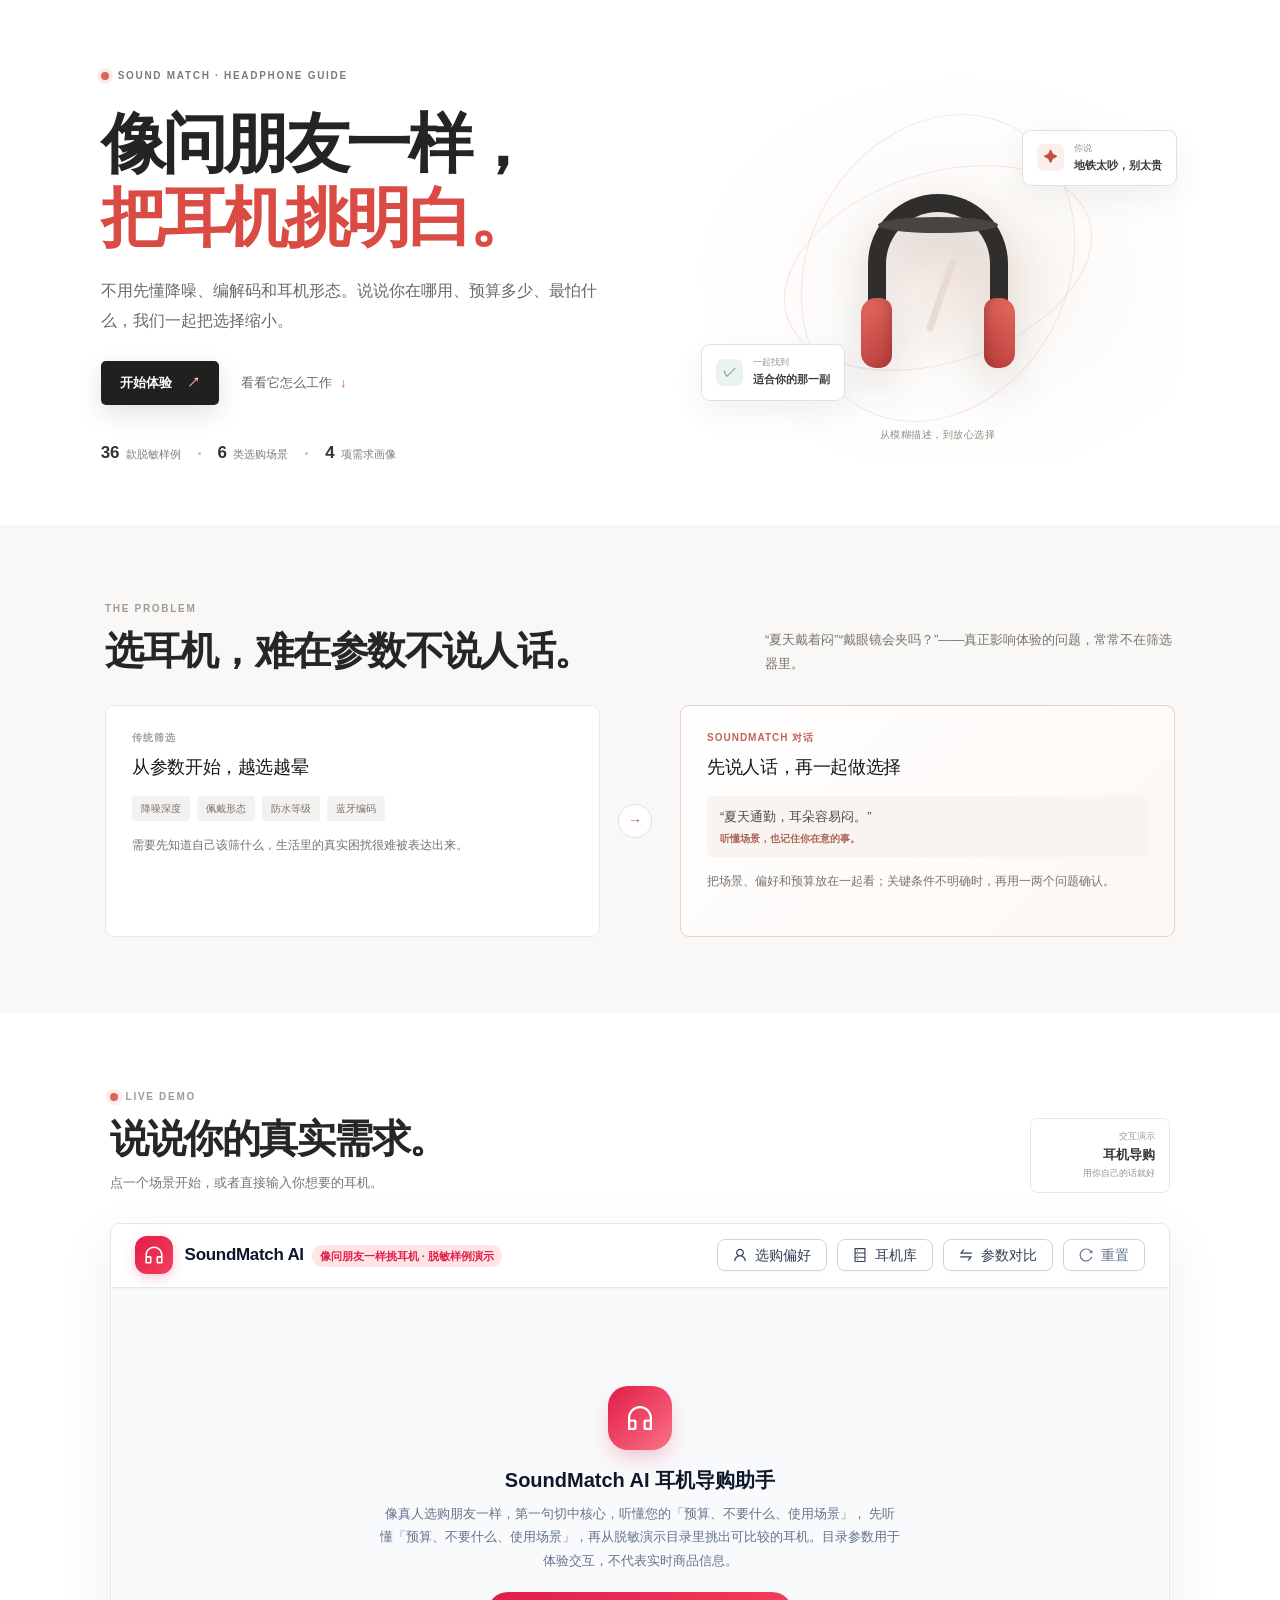
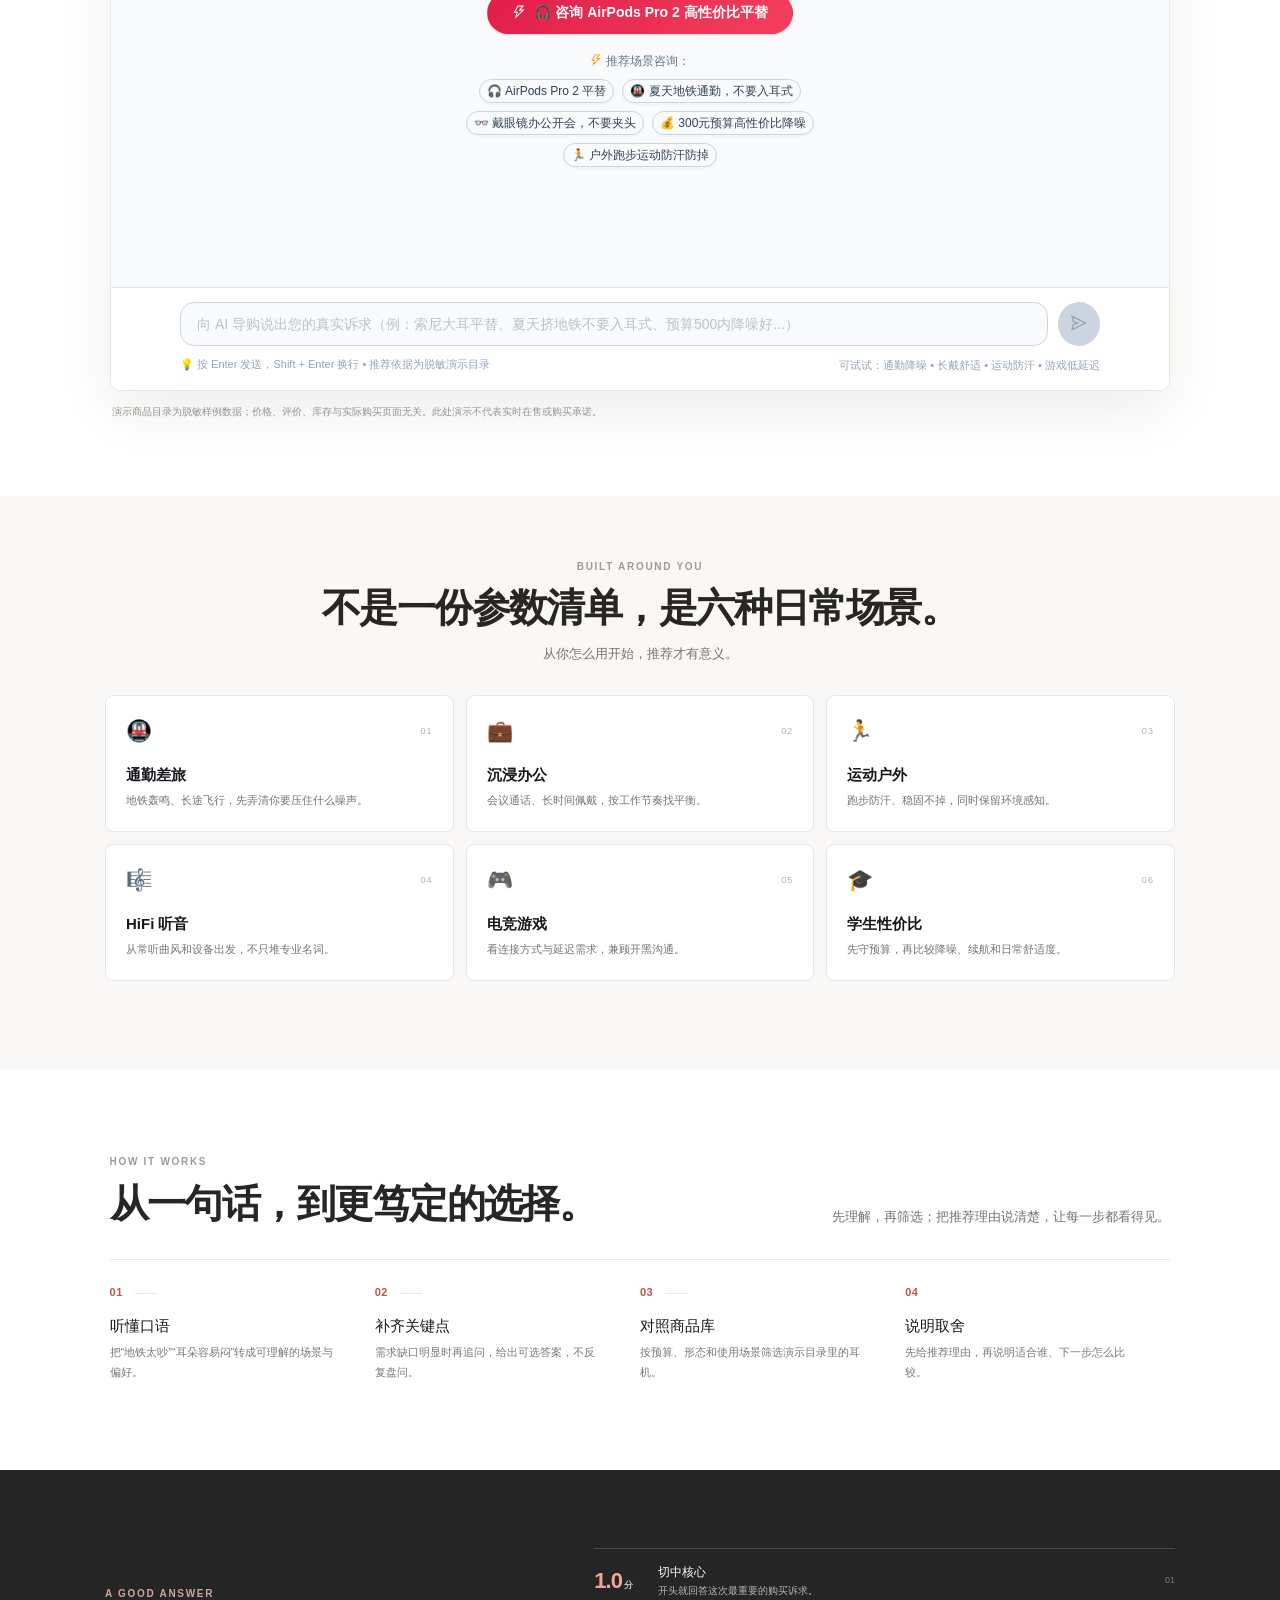
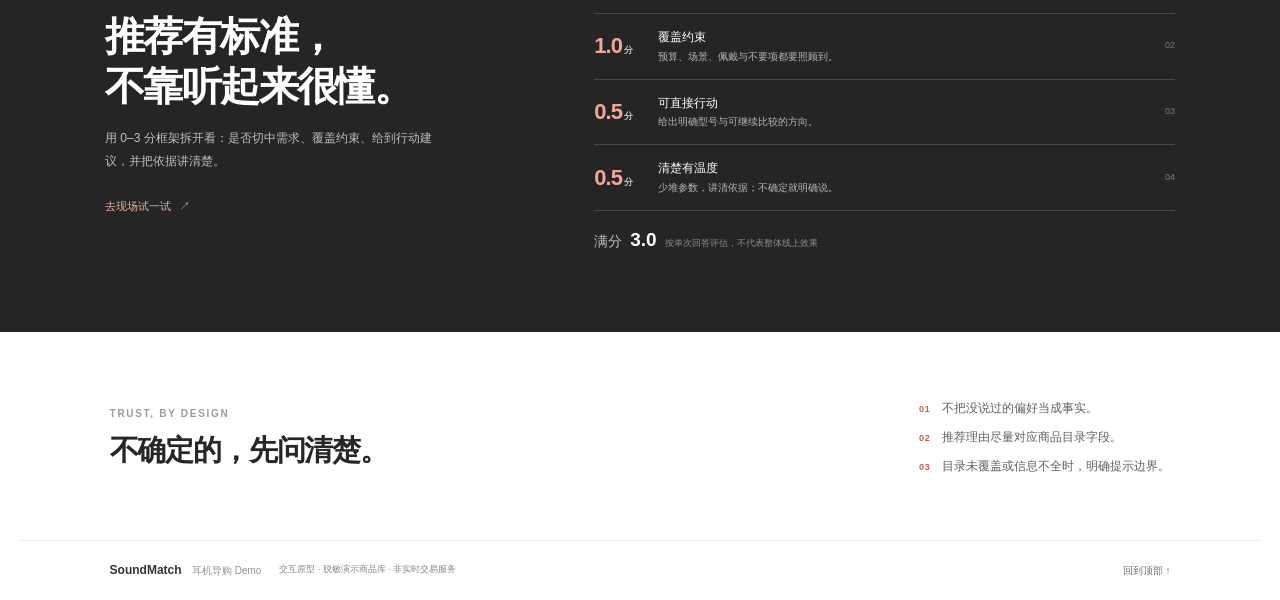
<file: soundmatch/index.html>
<!DOCTYPE html><html lang="zh-CN"><head>
    <meta charset="UTF-8">
    <meta name="viewport" content="width=device-width, initial-scale=1.0">
    <meta name="theme-color" content="#fffaf5">
    <title>SoundMatch｜像问朋友一样，把耳机挑明白</title>
    <meta name="description" content="像问朋友一样买耳机，为您挑出最适合的那一件。">
    <script crossorigin="">import('./assets/index-BtvMUI8e.js').finally(() => {
            
    const qiankunLifeCycle = window.moudleQiankunAppLifeCycles && window.moudleQiankunAppLifeCycles['soundmatch-ai'];
    if (qiankunLifeCycle) {
      window.proxy.vitemount((props) => qiankunLifeCycle.mount(props));
      window.proxy.viteunmount((props) => qiankunLifeCycle.unmount(props));
      window.proxy.vitebootstrap(() => qiankunLifeCycle.bootstrap());
      window.proxy.viteupdate((props) => qiankunLifeCycle.update(props));
    }
  
          })</script>
    <link rel="modulepreload" crossorigin="" href="./assets/react-vendor-Dm8ISChp.js">
    <link rel="stylesheet" crossorigin="" href="./assets/index-seRB8f3z.css">
  </head>
  <body>
    <div id="miniapp-root"></div>
  

<script>
  const createDeffer = (hookName) => {
    const d = new Promise((resolve, reject) => {
      window.proxy && (window.proxy[`vite${hookName}`] = resolve)
    })
    return props => d.then(fn => fn(props));
  }
  const bootstrap = createDeffer('bootstrap');
  const mount = createDeffer('mount');
  const unmount = createDeffer('unmount');
  const update = createDeffer('update');

  ;(global => {
    global.qiankunName = 'soundmatch-ai';
    global['soundmatch-ai'] = {
      bootstrap,
      mount,
      unmount,
      update
    };
  })(window);
</script></body></html>
</file>
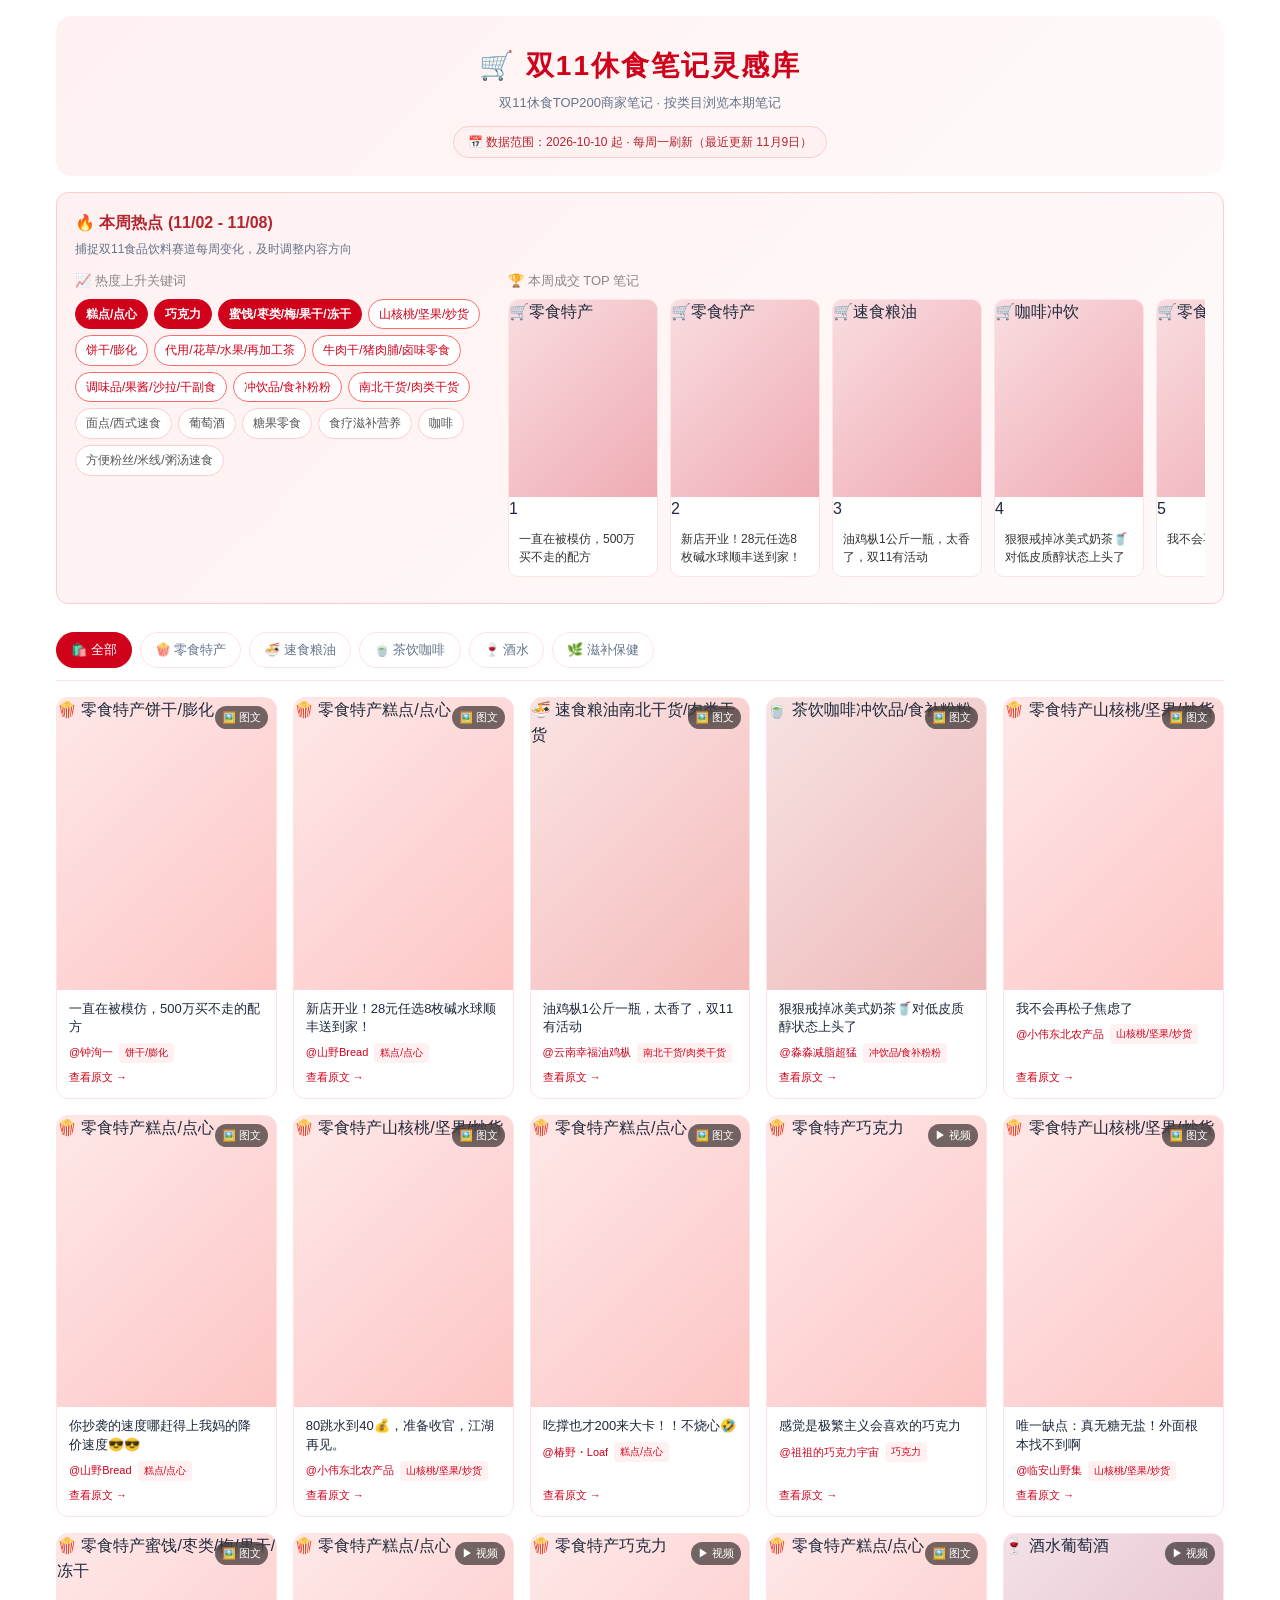
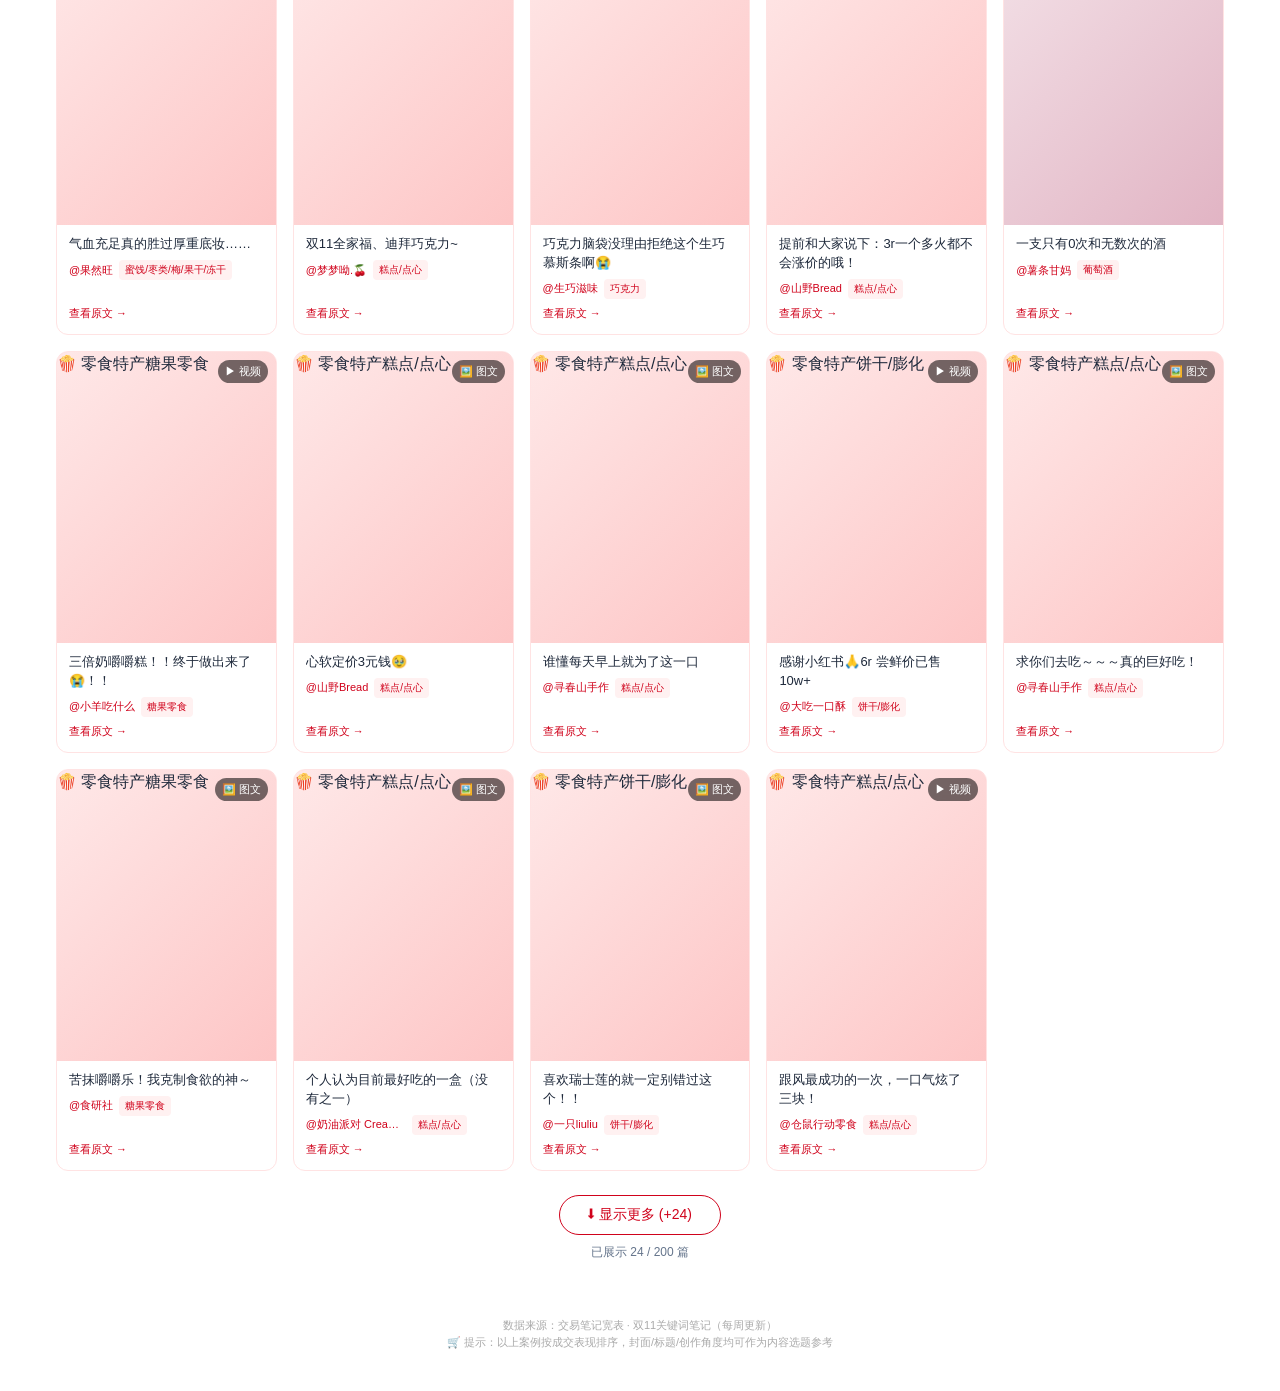
<file: external_d11.html>
<!DOCTYPE html><html lang="zh-CN"><head>
<meta charset="UTF-8"/>
<meta name="viewport" content="width=device-width, initial-scale=1.0, viewport-fit=cover"/>
<meta name="referrer" content="no-referrer"/>
<title>双11休食笔记灵感库</title>
<style>
:root {
  --primary: #d0021b;
  --primary-soft: #fff1f1;
  --accent: #ff6b6b;
  --bg: #ffffff;
  --bg-soft: #ffffff;
  --text: #1e293b;
  --text-soft: #64748b;
  --border: #ffe3e3;
  --radius: 12px;
}
* { box-sizing: border-box; margin: 0; padding: 0; }
html, body { background: var(--bg); color: var(--text); font-family: -apple-system, BlinkMacSystemFont, "PingFang SC", "Microsoft YaHei", sans-serif; }
body { line-height: 1.55; -webkit-font-smoothing: antialiased; }

.container { max-width: 1200px; margin: 0 auto; padding: 16px; }

/* Header */
.header {
  text-align: center;
  padding: 28px 16px 18px;
  background: linear-gradient(135deg, #fff1f1 0%, #fffafa 100%);
  border-radius: 16px;
  margin-bottom: 16px;
}
.header h1 {
  font-size: 28px;
  color: var(--primary);
  margin-bottom: 6px;
  letter-spacing: 2px;
}
.header .subtitle { color: var(--text-soft); font-size: 13px; }
.header .meta-banner {
  display: inline-block;
  background: #fff1f1;
  border: 1px solid #ffcccc;
  color: #b3252f;
  padding: 6px 14px;
  margin-top: 12px;
  border-radius: 999px;
  font-size: 12px;
}

/* Hot Section */
.hot-section {
  background: linear-gradient(135deg, #fff1f1 0%, #fffafa 100%);
  border: 1px solid #ffcccc;
  border-radius: var(--radius);
  padding: 18px;
  margin-bottom: 20px;
}
.hot-title {
  font-size: 16px;
  font-weight: 600;
  color: #b3252f;
  margin-bottom: 4px;
  display: flex;
  align-items: center;
  gap: 6px;
}
.hot-subtitle {
  font-size: 12px;
  color: var(--text-soft);
  margin-bottom: 12px;
}
.hot-row { display: flex; gap: 16px; flex-wrap: wrap; }
.hot-col { flex: 1 1 280px; min-width: 0; }
.hot-col h3 {
  font-size: 13px;
  color: #888;
  margin-bottom: 8px;
  font-weight: 500;
}

/* 热点词云 */
.kw-cloud { display: flex; flex-wrap: wrap; gap: 6px; }
.kw-chip {
  display: inline-flex;
  align-items: center;
  gap: 3px;
  padding: 5px 10px;
  border-radius: 999px;
  font-size: 12px;
  background: #fff;
  border: 1px solid #ffcccc;
  color: #555;
  cursor: default;
}
.kw-chip.up { border-color: #ff6b6b; color: #d0021b; font-weight: 500; }
.kw-chip.up-strong { background: #d0021b; color: #fff; border-color: #d0021b; font-weight: 600; }
.kw-chip .arrow { font-size: 10px; }

/* 热点笔记榜（横向滚动 + 大卡 + 完整标题） */
.hot-notes-row { display: flex; gap: 12px; overflow-x: auto; padding-bottom: 8px; scroll-snap-type: x mandatory; }
.hot-notes-row::-webkit-scrollbar { height: 6px; }
.hot-notes-row::-webkit-scrollbar-track { background: #ffe3e3; border-radius: 3px; }
.hot-notes-row::-webkit-scrollbar-thumb { background: #ff6b6b; border-radius: 3px; }
.hot-note-card {
  flex: 0 0 150px;
  scroll-snap-align: start;
  background: #fff;
  border-radius: 10px;
  overflow: hidden;
  border: 1px solid var(--border);
  text-decoration: none;
  color: inherit;
  transition: transform .15s;
  display: flex;
  flex-direction: column;
}
.hot-note-card:hover { transform: translateY(-2px); box-shadow: 0 4px 12px rgba(255,107,53,.15); }
.hot-note-cover {
  width: 100%;
  aspect-ratio: 3/4;
  background: #f5f5f5 url("data:image/svg+xml,%3Csvg xmlns='http://www.w3.org/2000/svg' width='40' height='40' viewBox='0 0 24 24' fill='none' stroke='%23ccc' stroke-width='2'%3E%3Crect x='3' y='3' width='18' height='18' rx='2'/%3E%3Ccircle cx='8.5' cy='8.5' r='1.5'/%3E%3Cpath d='M21 15l-5-5L5 21'/%3E%3C/svg%3E") center/30px no-repeat;
  object-fit: cover;
  display: block;
}
.hot-note-title {
  font-size: 12px;
  padding: 8px 10px 10px;
  line-height: 1.5;
  color: #333;
  word-break: break-all;
  flex: 1;
}

/* Tabs */
.tabs {
  display: flex;
  gap: 8px;
  overflow-x: auto;
  padding: 8px 0 12px;
  position: sticky;
  top: 0;
  background: var(--bg);
  z-index: 10;
  border-bottom: 1px solid var(--border);
  margin-bottom: 16px;
}
.tabs::-webkit-scrollbar { display: none; }
.tab-btn {
  flex: 0 0 auto;
  padding: 8px 14px;
  background: var(--bg-soft);
  border: 1px solid var(--border);
  border-radius: 999px;
  font-size: 13px;
  color: var(--text-soft);
  cursor: pointer;
  white-space: nowrap;
  transition: all .15s;
}
.tab-btn:hover { background: #f0f0f0; }
.tab-btn.active {
  background: var(--primary);
  color: #fff;
  border-color: var(--primary);
}

/* Note Grid */
.note-grid {
  display: grid;
  grid-template-columns: repeat(auto-fill, minmax(160px, 1fr));
  gap: 12px;
}
@media (min-width: 768px) {
  .note-grid { grid-template-columns: repeat(auto-fill, minmax(200px, 1fr)); gap: 16px; }
}

/* 加载更多按钮 */
.load-more-wrap { text-align: center; padding: 24px 16px 8px; }
.load-more-btn {
  display: inline-flex;
  align-items: center;
  gap: 6px;
  padding: 10px 28px;
  background: #fff;
  border: 1px solid var(--primary);
  color: var(--primary);
  border-radius: 999px;
  font-size: 14px;
  font-weight: 500;
  cursor: pointer;
  transition: all .15s;
}
.load-more-btn:hover { background: var(--primary); color: #fff; }
.load-more-btn:disabled { opacity: .4; cursor: not-allowed; background: #f5f5f5; border-color: #ddd; color: #999; }
.load-more-hint { color: var(--text-soft); font-size: 12px; margin-top: 8px; }
.note-card {
  background: #fff;
  border-radius: var(--radius);
  overflow: hidden;
  border: 1px solid var(--border);
  text-decoration: none;
  color: inherit;
  display: flex;
  flex-direction: column;
  transition: transform .15s, box-shadow .15s;
}
.note-card:hover {
  transform: translateY(-3px);
  box-shadow: 0 6px 20px rgba(0,0,0,.08);
}
.note-cover {
  width: 100%;
  aspect-ratio: 3/4;
  background: #f5f5f5 url("data:image/svg+xml,%3Csvg xmlns='http://www.w3.org/2000/svg' width='60' height='60' viewBox='0 0 24 24' fill='none' stroke='%23ccc' stroke-width='1.5'%3E%3Crect x='3' y='3' width='18' height='18' rx='2'/%3E%3Ccircle cx='8.5' cy='8.5' r='1.5'/%3E%3Cpath d='M21 15l-5-5L5 21'/%3E%3C/svg%3E") center/40px no-repeat;
  object-fit: cover;
  display: block;
  position: relative;
}
.note-type-badge {
  position: absolute;
  top: 8px;
  right: 8px;
  padding: 3px 7px;
  border-radius: 999px;
  font-size: 11px;
  background: rgba(0,0,0,.55);
  color: #fff;
  backdrop-filter: blur(6px);
}
.note-body {
  padding: 10px 12px 12px;
  display: flex;
  flex-direction: column;
  gap: 6px;
  flex: 1;
}
.note-title {
  font-size: 13px;
  line-height: 1.45;
  font-weight: 500;
  display: -webkit-box;
  -webkit-line-clamp: 2;
  -webkit-box-orient: vertical;
  overflow: hidden;
}
.note-meta {
  display: flex;
  align-items: center;
  gap: 6px;
  font-size: 11px;
  color: var(--text-soft);
  flex-wrap: wrap;
}
.note-meta .author { color: var(--primary); font-weight: 500; max-width: 100px; overflow: hidden; text-overflow: ellipsis; white-space: nowrap; }
.note-meta .cat-tag {
  background: var(--primary-soft);
  color: var(--primary);
  padding: 2px 6px;
  border-radius: 4px;
  font-size: 10px;
}
.note-link {
  margin-top: auto;
  font-size: 11px;
  color: var(--primary);
  display: inline-flex;
  align-items: center;
  gap: 2px;
}

/* Empty */
.empty {
  text-align: center;
  padding: 40px 16px;
  color: var(--text-soft);
  font-size: 13px;
}

/* Footer */
.footer {
  text-align: center;
  padding: 24px 16px;
  color: #aaa;
  font-size: 11px;
  margin-top: 24px;
}
</style>
<script src="https://fe-static.xhscdn.com/data/cowork-uba-script/dist/uba-script.js?random=1792121338858216"></script></head>
<body>
<div class="container">

  <header class="header">
    <h1>🛒 双11休食笔记灵感库</h1>
    <div class="subtitle">双11休食TOP200商家笔记 · 按类目浏览本期笔记</div>
    <div class="meta-banner">📅 数据范围：2026-10-10 起 · 每周一刷新（最近更新 11月9日）</div>
  </header>

  <!-- 周度热点 -->
  <section class="hot-section">
    <div class="hot-title">🔥 本周热点 (11/02 - 11/08)</div>
    <div class="hot-subtitle">捕捉双11食品饮料赛道每周变化，及时调整内容方向</div>

    <div class="hot-row">
      <div class="hot-col">
        <h3>📈 热度上升关键词</h3>
        <div class="kw-cloud" id="kw-cloud"></div>
      </div>
      <div class="hot-col" style="flex:1 1 560px;">
        <h3>🏆 本周成交 TOP 笔记</h3>
        <div class="hot-notes-row" id="hot-notes-row"></div>
      </div>
    </div>
  </section>

  <!-- Tabs -->
  <nav class="tabs" id="tabs"></nav>

  <!-- Note Grid -->
  <div id="note-grid-container"></div>

  <footer class="footer">
    数据来源：交易笔记宽表 · 双11关键词笔记（每周更新）<br/>
    🛒 提示：以上案例按成交表现排序，封面/标题/创作角度均可作为内容选题参考
  </footer>
</div>

<script>
const TAB_CONFIG = [{"key":"all","label":"🛍️ 全部","color":"#d0021b"},{"key":"snack","label":"🍿 零食特产","color":"#fa5252"},{"key":"seasoning","label":"🍜 速食粮油","color":"#e03131"},{"key":"tea_coffee","label":"🍵 茶饮咖啡","color":"#c92a2a"},{"key":"wine","label":"🍷 酒水","color":"#a61e4d"},{"key":"health","label":"🌿 滋补保健","color":"#d0021b"}];
const NOTES_BY_TAB = {"snack":[{"note_id":"6ac86cee000000001800706c","note_type":"1","note_title":"一直在被模仿，500万买不走的配方","author_nickname":"钟洵一","shop_name":"钟洵一的店","second_category_name":"饼干/膨化","first_category_name":"零食/坚果/特产","deal_gmv":55226.1,"rn":1,"first_file_id":"1040g0083263dahcpl65g4a78mcut9le149ioh5o"},{"note_id":"6ad871ea00000000310259a9","note_type":"1","note_title":"新店开业！28元任选8枚碱水球顺丰送到家！","author_nickname":"山野Bread","shop_name":"山野Bread的店","second_category_name":"糕点/点心","first_category_name":"零食/坚果/特产","deal_gmv":54905.1,"rn":2,"first_file_id":"1040g2sg326j0d7n2keeg5qm7e7pku200pmj4c7g"},{"note_id":"6aec1d60000000000303b401","note_type":"1","note_title":"我不会再松子焦虑了","author_nickname":"小伟东北农产品","shop_name":"小伟山货特产的店","second_category_name":"山核桃/坚果/炒货","first_category_name":"零食/坚果/特产","deal_gmv":47539.3,"rn":5,"first_file_id":"notes_pre_post/1040g3k032768jdann8005pl39jt7c620jkdjlko"},{"note_id":"6ad6d6e20000000029009671","note_type":"1","note_title":"你抄袭的速度哪赶得上我妈的降价速度😎😎","author_nickname":"山野Bread","shop_name":"山野Bread的店","second_category_name":"糕点/点心","first_category_name":"零食/坚果/特产","deal_gmv":32693.9,"rn":6,"first_file_id":"1040g2sg326ggppfg50j05qm7e7pku2003kc9vr0"},{"note_id":"6ae863af0000000036020977","note_type":"1","note_title":"80跳水到40💰，准备收官，江湖再见。","author_nickname":"小伟东北农产品","shop_name":"小伟山货特产的店","second_category_name":"山核桃/坚果/炒货","first_category_name":"零食/坚果/特产","deal_gmv":32381.2,"rn":7,"first_file_id":"notes_pre_post/1040g3k03272k34dc7g0g5pl39jt7c620bpj21fo"},{"note_id":"6adf4c2a0000000017037157","note_type":"1","note_title":"吃撑也才200来大卡！！不烧心🤣","author_nickname":"椿野・Loaf","shop_name":"椿野・Loaf的店","second_category_name":"糕点/点心","first_category_name":"零食/坚果/特产","deal_gmv":31871.3,"rn":8,"first_file_id":"1040g008326pmrnqglg005qmrdki35i040uaavvg"},{"note_id":"6ac5d03d000000001403b39b","note_type":"2","note_title":"感觉是极繁主义会喜欢的巧克力","author_nickname":"祖祖的巧克力宇宙","shop_name":"祖祖的巧克力宇宙的店","second_category_name":"巧克力","first_category_name":"零食/坚果/特产","deal_gmv":31665.5,"rn":9,"first_file_id":"1040g0083260roi994q004b8f1lss1qk3cam8tj0"},{"note_id":"6ad9d96700000000250239b4","note_type":"1","note_title":"唯一缺点：真无糖无盐！外面根本找不到啊","author_nickname":"临安山野集","shop_name":"临安山野集的店","second_category_name":"山核桃/坚果/炒货","first_category_name":"零食/坚果/特产","deal_gmv":26865.9,"rn":10,"first_file_id":"notes_pre_post/1040g3k0326kdtuuc4q0049mbcrhkqu4cucdr95g"},{"note_id":"6ae35b8d00000000340282ba","note_type":"1","note_title":"气血充足真的胜过厚重底妆……","author_nickname":"果然旺","shop_name":"田万果的店","second_category_name":"蜜饯/枣类/梅/果干/冻干","first_category_name":"零食/坚果/特产","deal_gmv":23106.5,"rn":11,"first_file_id":"1040g008326tft5c9l8205p2n3hs4mgs662qe2o0"},{"note_id":"6aee5edb000000001b030b70","note_type":"2","note_title":"双11全家福、迪拜巧克力~","author_nickname":"梦梦呦.🍒","shop_name":"梦梦呦.🍒的店","second_category_name":"糕点/点心","first_category_name":"零食/坚果/特产","deal_gmv":22965.1,"rn":12,"first_file_id":"1040g2sg3278eshjbn6e05o5pv65o4oagog3j8c0"},{"note_id":"6ae85edf000000002c011d76","note_type":"2","note_title":"巧克力脑袋没理由拒绝这个生巧慕斯条啊😭","author_nickname":"生巧滋味","shop_name":"咱家零食的店","second_category_name":"巧克力","first_category_name":"零食/坚果/特产","deal_gmv":20810.6,"rn":13,"first_file_id":"1040g2sg32728mhein8605qmcedl18n00kua83p8"},{"note_id":"6aeaf805000000000e027749","note_type":"1","note_title":"提前和大家说下：3r一个多火都不会涨价的哦！","author_nickname":"山野Bread","shop_name":"山野Bread的店","second_category_name":"糕点/点心","first_category_name":"零食/坚果/特产","deal_gmv":19904.2,"rn":14,"first_file_id":"1040g2sg3275502ai6qe05qm7e7pku200bpeal90"},{"note_id":"6acc6c55000000001b02ec01","note_type":"2","note_title":"三倍奶嚼嚼糕！！终于做出来了😭！！","author_nickname":"小羊吃什么","shop_name":"super品的店","second_category_name":"糖果零食","first_category_name":"零食/坚果/特产","deal_gmv":17503.9,"rn":17,"first_file_id":"spectrum/1040g0k03267aek8h4a005qjpkac4ue006jbfs50"},{"note_id":"6adffeec000000002701eae2","note_type":"1","note_title":"心软定价3元钱🥹","author_nickname":"山野Bread","shop_name":"山野Bread的店","second_category_name":"糕点/点心","first_category_name":"零食/坚果/特产","deal_gmv":17125.0,"rn":18,"first_file_id":"1040g008326pro61klq105qm7e7pku2008iddbag"},{"note_id":"6ae5cf6e000000001200cad3","note_type":"1","note_title":"谁懂每天早上就为了这一口","author_nickname":"寻春山手作","shop_name":"妄春山Bakery的店","second_category_name":"糕点/点心","first_category_name":"零食/坚果/特产","deal_gmv":17003.9,"rn":19,"first_file_id":"notes_pre_post/1040g3k032700a7586e6g5qjmu6tku903grcq848"},{"note_id":"6ae319270000000007039a70","note_type":"2","note_title":"感谢小红书🙏6r 尝鲜价已售 10w+","author_nickname":"大吃一口酥","shop_name":"喜XL乐杂货铺的店","second_category_name":"饼干/膨化","first_category_name":"零食/坚果/特产","deal_gmv":16846.8,"rn":20,"first_file_id":"1040g008326tepup758005qj35nuj0602o3k11so"},{"note_id":"6ac4d779000000001203499b","note_type":"1","note_title":"求你们去吃～～～真的巨好吃！","author_nickname":"寻春山手作","shop_name":"妄春山Bakery的店","second_category_name":"糕点/点心","first_category_name":"零食/坚果/特产","deal_gmv":14372.5,"rn":22,"first_file_id":"notes_pre_post/1040g3k0325vp0rcr4c205qjmu6tku903g04n7r0"},{"note_id":"6aeea1370000000019001576","note_type":"1","note_title":"苦抹嚼嚼乐！我克制食欲的神～","author_nickname":"食研社","shop_name":"一口研究所的店","second_category_name":"糖果零食","first_category_name":"零食/坚果/特产","deal_gmv":14239.0,"rn":23,"first_file_id":"1040g2sg3278jutoang8g5qn9tka18n015svq868"},{"note_id":"6ae700e90000000023012813","note_type":"1","note_title":"个人认为目前最好吃的一盒（没有之一）","author_nickname":"奶油派对 Cream Party","shop_name":"奶油派对 Cream Party的店","second_category_name":"糕点/点心","first_category_name":"零食/坚果/特产","deal_gmv":14145.8,"rn":24,"first_file_id":"1040g2sg3271937min8005n1shlqhiphf92600ro"},{"note_id":"6aeafa230000000003003038","note_type":"1","note_title":"喜欢瑞士莲的就一定别错过这个！！","author_nickname":"一只liuliu","shop_name":"一只liuliu的店","second_category_name":"饼干/膨化","first_category_name":"零食/坚果/特产","deal_gmv":12679.5,"rn":25,"first_file_id":"notes_pre_post/1040g3k8327558cfen87040ppgjva1tkvmtkuf2g"},{"note_id":"6ad084cf000000001303c33b","note_type":"2","note_title":"跟风最成功的一次，一口气炫了三块！","author_nickname":"仓鼠行动零食","shop_name":"仓鼠行动旗舰店","second_category_name":"糕点/点心","first_category_name":"零食/坚果/特产","deal_gmv":12587.0,"rn":26,"first_file_id":"spectrum/1040g0k0326baefhuk4005orh03t7r664n9soak0"},{"note_id":"6ae877fc000000003501c9bd","note_type":"1","note_title":"啊啊啊！控体期蕞善良的食物出现了！！","author_nickname":"寻春山手作","shop_name":"妄春山Bakery的店","second_category_name":"糕点/点心","first_category_name":"零食/坚果/特产","deal_gmv":12532.2,"rn":27,"first_file_id":"notes_pre_post/1040g3k03272j70ismc6g5qjmu6tku903h8u4lh8"},{"note_id":"6acd9a41000000001500c077","note_type":"1","note_title":"3r一颗沉甸甸🥐居然还顺丰包邮！","author_nickname":"碱水社 Bake","shop_name":"老街阁m零食的店","second_category_name":"糕点/点心","first_category_name":"零食/坚果/特产","deal_gmv":12461.5,"rn":28,"first_file_id":"1040g2sg3267d9hs04c7g5qm7huf4s402l584ntg"},{"note_id":"6aead711000000000e00c4ca","note_type":"1","note_title":"新店首惠🥹！！28元任选8个限定口味顺丰包邮","author_nickname":"山屿丘","shop_name":"山屿丘的店","second_category_name":"糕点/点心","first_category_name":"零食/坚果/特产","deal_gmv":11847.5,"rn":30,"first_file_id":"1040g2sg3278p4v1p7gb05qn1ojqj5t01tcrk11g"},{"note_id":"6ad9b493000000002c0344aa","note_type":"1","note_title":"你抄袭的速度永远赶不上老娘的更新速度！！","author_nickname":"奇奇妙妙面包屋MAGI","shop_name":"老街阁m零食的店","second_category_name":"糕点/点心","first_category_name":"零食/坚果/特产","deal_gmv":11599.1,"rn":31,"first_file_id":"1040g2sg326k35hk8kasg5qkh48151i01otjcel8"},{"note_id":"6acc597100000000140307c1","note_type":"1","note_title":"生啃新疆酸玫瑰😨…真的好酸","author_nickname":"小小的我","shop_name":"小小的我旗舰店","second_category_name":"蜜饯/枣类/梅/果干/冻干","first_category_name":"零食/坚果/特产","deal_gmv":11518.4,"rn":32,"first_file_id":"spectrum/1040g0k032677pj40kc005p1btpel1t27gp2cung"},{"note_id":"6addc3a9000000002c0241ed","note_type":"1","note_title":"现在00后对3块钱没有概念吗😱","author_nickname":"小喵又饿了","shop_name":"山野Bread的店","second_category_name":"糕点/点心","first_category_name":"零食/坚果/特产","deal_gmv":10965.0,"rn":34,"first_file_id":"1040g2sg326o7dr6fl0jg5qmm38djnt01hm1v340"},{"note_id":"6ad5ce5a000000002a00e3ac","note_type":"1","note_title":"爷爷说，秋天是养头发最好的时机~","author_nickname":"焙春山手作","shop_name":"妄春山Bakery的店","second_category_name":"糕点/点心","first_category_name":"零食/坚果/特产","deal_gmv":10796.8,"rn":38,"first_file_id":"notes_pre_post/1040g3k8326galvbf56a05pbs8h8o5ncmfmeopj0"},{"note_id":"6aca3fb6000000001802b2f7","note_type":"1","note_title":"唯一的缺点：撑死人但热量很低","author_nickname":"焙春山手作","shop_name":"妄春山Bakery的店","second_category_name":"糕点/点心","first_category_name":"零食/坚果/特产","deal_gmv":10602.1,"rn":41,"first_file_id":"notes_pre_post/1040g3k032652i9p74q1g5pbs8h8o5ncmprf4us0"},{"note_id":"6aeb32cd0000000004039738","note_type":"1","note_title":"单品能开店确实是有点东西的","author_nickname":"奶油派对 Cream Party","shop_name":"奶油派对 Cream Party的店","second_category_name":"糕点/点心","first_category_name":"零食/坚果/特产","deal_gmv":10239.0,"rn":43,"first_file_id":"1040g2sg32759nk8h761g5n1shlqhiphf36oqeng"},{"note_id":"6aec44ab000000001402af03","note_type":"1","note_title":"感谢大家喜欢，第一批草莓奶皮子千层68折","author_nickname":"桃喜千层","shop_name":"桃喜品质千层甜品店的店","second_category_name":"糕点/点心","first_category_name":"零食/坚果/特产","deal_gmv":9898.3,"rn":46,"first_file_id":"notes_pre_post/1040g3k03276di8u578005orpj36nrd89k2hkfj8"},{"note_id":"6ae9f2f6000000000300939a","note_type":"1","note_title":"现在的年轻人对3块5真的没概念😔","author_nickname":"椿野・Loaf","shop_name":"椿野・Loaf的店","second_category_name":"糕点/点心","first_category_name":"零食/坚果/特产","deal_gmv":9675.1,"rn":48,"first_file_id":"1040g00832743gajln00g5qmrdki35i04sr4drhg"},{"note_id":"6ad7288400000000260398b1","note_type":"1","note_title":"个人认为目前最夯的生巧慕斯条（没有之一）","author_nickname":"Kukuchili🐶","shop_name":"酷宝里的店","second_category_name":"糕点/点心","first_category_name":"零食/坚果/特产","deal_gmv":9605.3,"rn":49,"first_file_id":"notes_pre_post/1040g3k0326hfo8tm566g5qk7uudku802di1cj70"},{"note_id":"6adea8e600000000150049aa","note_type":"1","note_title":"你抄袭的速度永远追不上姐的上新速度","author_nickname":"山野Bread","shop_name":"山野Bread的店","second_category_name":"糕点/点心","first_category_name":"零食/坚果/特产","deal_gmv":9465.5,"rn":50,"first_file_id":"1040g008326o63d6u5g405qm7e7pku20008c3e10"},{"note_id":"6ad7700e0000000026030117","note_type":"1","note_title":"你抄袭的速度永远赶不上姐的更新速度","author_nickname":"妄春山Bakery","shop_name":"妄春山Bakery的店","second_category_name":"糕点/点心","first_category_name":"零食/坚果/特产","deal_gmv":9244.0,"rn":51,"first_file_id":"notes_pre_post/1040g3k0326i1ijbul61g5pqp3b7n32ldbt6vaao"},{"note_id":"6aee82bf0000000003021a95","note_type":"1","note_title":"顾客说：卖3R一个？？那祝我永远不死。。","author_nickname":"山屿丘","shop_name":"山屿丘的店","second_category_name":"糕点/点心","first_category_name":"零食/坚果/特产","deal_gmv":9151.2,"rn":53,"first_file_id":"1040g2sg3278jmho8nge05qn1ojqj5t01e9afui0"},{"note_id":"6adef555000000001402ae15","note_type":"2","note_title":"我妈尝了一口…让我在校门口出摊❗️❗️","author_nickname":"仓鼠行动零食","shop_name":"仓鼠行动旗舰店","second_category_name":"山核桃/坚果/炒货","first_category_name":"零食/坚果/特产","deal_gmv":8934.3,"rn":54,"first_file_id":"spectrum/1040g0k0326pdm3gs4c005orh03t7r664ed1gfg8"},{"note_id":"6aeff6450000000015022aef","note_type":"1","note_title":"春茶无花果下周下架，6折提前补给大家","author_nickname":"桃喜千层","shop_name":"桃喜品质千层甜品店的店","second_category_name":"糕点/点心","first_category_name":"零食/坚果/特产","deal_gmv":8713.4,"rn":56,"first_file_id":"1040g008327a0v7b1785g5orpj36nrd89hlsqi30"},{"note_id":"6adb31d2000000003102e918","note_type":"2","note_title":"紧张的不行！害怕你们不拍无花果干！","author_nickname":"新疆尼勒克黑蜂蜂蜜","shop_name":"新疆尼勒克黑蜂蜂蜜的店","second_category_name":"蜜饯/枣类/梅/果干/冻干","first_category_name":"零食/坚果/特产","deal_gmv":8633.3,"rn":58,"first_file_id":"1040g008326lo01bg44005nikfbu087h7oo43u1g"},{"note_id":"6adc7ed3000000002a0301c8","note_type":"1","note_title":"春茶无花果很快下架，6折提前补给大家","author_nickname":"桃喜千层","shop_name":"桃喜品质千层甜品店的店","second_category_name":"糕点/点心","first_category_name":"零食/坚果/特产","deal_gmv":8527.6,"rn":59,"first_file_id":"notes_pre_post/1040g3k8326n0n56jkq005orpj36nrd89up9al50"},{"note_id":"6ae48642000000000e024916","note_type":"2","note_title":"没有果干，没有坚果，只有多多的巧克力🍫","author_nickname":"饭饭家雪花酥","shop_name":"饭饭家雪花酥的店","second_category_name":"糕点/点心","first_category_name":"零食/坚果/特产","deal_gmv":8388.8,"rn":61,"first_file_id":"1040g008326urbgutmq005pcd1te8g89lgr49op8"},{"note_id":"6aea8a9d0000000003002ab2","note_type":"1","note_title":"做出3r低卡一人食后，顾客祝我永远不死....","author_nickname":"山野Bread","shop_name":"山野Bread的店","second_category_name":"糕点/点心","first_category_name":"零食/坚果/特产","deal_gmv":8254.8,"rn":63,"first_file_id":"1040g0083274nkt5o70005qm7e7pku200ihvsjdo"},{"note_id":"6ae0476100000000180290cf","note_type":"1","note_title":"被顾客的可爱备注萌化了","author_nickname":"禾屿碱水 Wheat","shop_name":"老街阁m零食的店","second_category_name":"糕点/点心","first_category_name":"零食/坚果/特产","deal_gmv":8243.1,"rn":64,"first_file_id":"1040g2sg326qmmvln4ql05qm4i4c51i09gooa6gg"},{"note_id":"6ad4d84f000000002203e962","note_type":"1","note_title":"提前和大家说下…9.9R两袋多火都不会涨价🤫","author_nickname":"焙暖","shop_name":"茉颂手作的店","second_category_name":"牛肉干/猪肉脯/卤味零食","first_category_name":"零食/坚果/特产","deal_gmv":8241.2,"rn":65,"first_file_id":"notes_pre_post/1040g3k0326fhcaosl8005prr7eqm5bcvkukgba0"},{"note_id":"6ad762c8000000002203c5a4","note_type":"1","note_title":"做出3元一人食后，顾客祝我永远不死……","author_nickname":"碱法麦仓","shop_name":"福极乐坊的店","second_category_name":"糕点/点心","first_category_name":"零食/坚果/特产","deal_gmv":8025.0,"rn":67,"first_file_id":"1040g008326hhpq4346305qeggnisshra0os1jv8"},{"note_id":"6ac620a90000000018006147","note_type":"1","note_title":"唯一的缺点：只在xhs上卖❗️","author_nickname":"滋滋有味","shop_name":"咱家零食的店","second_category_name":"巧克力","first_category_name":"零食/坚果/特产","deal_gmv":7882.9,"rn":69,"first_file_id":"notes_pre_post/1040g3k832615enl1l6705qcj9ik8dtdo16bofbo"},{"note_id":"6adcc1ba0000000031025d79","note_type":"1","note_title":"8个！8个！8个！28可以带走整整8个低卡碱水球！","author_nickname":"山野Bread","shop_name":"山野Bread的店","second_category_name":"糕点/点心","first_category_name":"零食/坚果/特产","deal_gmv":7662.0,"rn":73,"first_file_id":"1040g2sg326n350q25ga05qm7e7pku2001b4ahig"},{"note_id":"6ae9abbf00000000150048e8","note_type":"1","note_title":"咱就是说这段看麻了😂嘴也被鸭舌搞麻了！","author_nickname":"松口SoundsCool","shop_name":"松口SoundsCool旗舰店","second_category_name":"牛肉干/猪肉脯/卤味零食","first_category_name":"零食/坚果/特产","deal_gmv":7629.8,"rn":74,"first_file_id":"1040g2sg3273kvem46cag5p0qog84cektmijddtg"},{"note_id":"6adb0264000000003300fcbc","note_type":"1","note_title":"怎样才能让你们知道我家碱水才3块啊🥹","author_nickname":"小笨面包BAK","shop_name":"小笨面包BAK的店","second_category_name":"糕点/点心","first_category_name":"零食/坚果/特产","deal_gmv":7558.7,"rn":76,"first_file_id":"1040g008326li7dn4k6005qlbku54oa02oa2jeg8"},{"note_id":"6ad8676e000000002c022f3c","note_type":"2","note_title":"我妈：快递多少？ 我：8r…  我妈：那就7r一个！！","author_nickname":"一颗碱水圆break","shop_name":"香嘟坊m的店","second_category_name":"巧克力","first_category_name":"零食/坚果/特产","deal_gmv":7518.6,"rn":77,"first_file_id":"1040g008326inu9d3500g5qj1tv440101od7pvr0"},{"note_id":"6ad78ebd000000002803f215","note_type":"2","note_title":"姐妹们🉑放心，就算火了也不涨价💪","author_nickname":"碱水小星球 Bakery","shop_name":"老街阁m零食的店","second_category_name":"糕点/点心","first_category_name":"零食/坚果/特产","deal_gmv":7484.9,"rn":78,"first_file_id":"1040g2sg326hg0sop56fg5qkh1884u301cul1ue8"},{"note_id":"6ac9a402000000001a02885c","note_type":"1","note_title":"怎样的标题才能让大家知道我家碱水才3块🥹","author_nickname":"小笨面包BAK","shop_name":"小笨面包BAK的店","second_category_name":"糕点/点心","first_category_name":"零食/坚果/特产","deal_gmv":7410.7,"rn":79,"first_file_id":"1040g2sg3264j9shbk6e05qlbku54oa02mkluq7o"},{"note_id":"6ada9827000000002c0231d9","note_type":"1","note_title":"均价3r💰放心姐妹们，再火我们也不会涨价的","author_nickname":"禾野Atelier","shop_name":"禾野Atelier的店","second_category_name":"糕点/点心","first_category_name":"零食/坚果/特产","deal_gmv":7328.5,"rn":80,"first_file_id":"1040g008326kmuepk5g0g5qliedn4u903javv86g"},{"note_id":"6aeaf50200000000150225cd","note_type":"2","note_title":"每天来10粒❗️营养丰富❗️","author_nickname":"上英山","shop_name":"上英山旗舰店","second_category_name":"山核桃/坚果/炒货","first_category_name":"零食/坚果/特产","deal_gmv":7326.0,"rn":81,"first_file_id":"1040g00832754hdsj78005nigmisg87ielqmpvvg"},{"note_id":"6acf12840000000015003799","note_type":"2","note_title":"瞒不住了，这个价格真的被问太多次了。。。😂","author_nickname":"可可屿","shop_name":"糖禾手作的店","second_category_name":"巧克力","first_category_name":"零食/坚果/特产","deal_gmv":7207.0,"rn":84,"first_file_id":"1040g2sg3269n0mnc4qg05qleabbku4025nag85g"},{"note_id":"6ae487750000000027014285","note_type":"1","note_title":"这一盒礼物，让人心情好美丽呀～","author_nickname":"auuu巧克力","shop_name":"auuu巧克力旗舰店","second_category_name":"巧克力","first_category_name":"零食/坚果/特产","deal_gmv":7137.7,"rn":86,"first_file_id":"1040g008326uskibumc005pdolpa3k41grem1u50"},{"note_id":"6ad8211a000000003300ddc5","note_type":"1","note_title":"歌帝梵双11限时2罐69❗️🤎黑巧脑袋集合","author_nickname":"GODIVA歌帝梵官方旗舰店","shop_name":"GODIVA歌帝梵旗舰店","second_category_name":"巧克力","first_category_name":"零食/坚果/特产","deal_gmv":7093.4,"rn":87,"first_file_id":"notes_pre_post/1040g3k8326hr3ajrkaa05nkokbtg80q3akncs58"},{"note_id":"6af001360000000003021539","note_type":"1","note_title":"我们开业啦！28元任选8枚独家口味顺丰到家！！","author_nickname":"山屿丘","shop_name":"山屿丘的店","second_category_name":"糕点/点心","first_category_name":"零食/坚果/特产","deal_gmv":6476.5,"rn":93,"first_file_id":"1040g2sg327a0uh57mq005qn1ojqj5t01dv40fvg"},{"note_id":"6acf3433000000001c01ea9b","note_type":"1","note_title":"年度之作 | 米其林星厨监制红茶凤梨蛋黄酥","author_nickname":"陈明媚熟醉奄仔蟹","shop_name":"陈明媚熟醉奄仔蟹的店","second_category_name":"糕点/点心","first_category_name":"零食/坚果/特产","deal_gmv":6351.0,"rn":95,"first_file_id":"spectrum/1040g0k0326bqgt514c005oq6fig65doltd26bmg"},{"note_id":"6ae88d20000000003500ba12","note_type":"1","note_title":"春茶无花果提前下架，64折先补给大家","author_nickname":"桃喜千层","shop_name":"桃喜品质千层甜品店的店","second_category_name":"糕点/点心","first_category_name":"零食/坚果/特产","deal_gmv":6211.1,"rn":100,"first_file_id":"notes_pre_post/1040g3k83272pf1chn0005orpj36nrd89evjp17g"},{"note_id":"6ad641c60000000026017994","note_type":"2","note_title":"双十一我要囤100罐❗️❗️❗️","author_nickname":"李诞的小卖部","shop_name":"呼伦贝尔哈尼牧场的店","second_category_name":"牛肉干/猪肉脯/卤味零食","first_category_name":"零食/坚果/特产","deal_gmv":6155.0,"rn":101,"first_file_id":"spectrum/1040g0k0326gtnmj8l8005pcc9vfoh331genpib8"},{"note_id":"6ae2ef8c000000002902902a","note_type":"1","note_title":"离谱！我妈看到我第一反应居然是我被甩了","author_nickname":"A4小腰菌-HASSULY","shop_name":"A4小腰菌_FUNGUS的店","second_category_name":"糖果零食","first_category_name":"零食/坚果/特产","deal_gmv":6148.7,"rn":102,"first_file_id":"1040g2sg326t9m410ka005qb207r6ept62lnhh50"},{"note_id":"6aeaa6540000000007001129","note_type":"1","note_title":"好吃成什么了…","author_nickname":"八九不离食🍟","shop_name":"怎么吃不胖呀的店","second_category_name":"饼干/膨化","first_category_name":"零食/坚果/特产","deal_gmv":6027.2,"rn":107,"first_file_id":"notes_pre_post/1040g3k03274qr1i7mg205q0i8j73jmbqdkf458o"},{"note_id":"6ae1cd8f00000000270161d5","note_type":"2","note_title":"真心建议入冬多吃！太润了！！！","author_nickname":"奇奇的零食口袋","shop_name":"环等的店","second_category_name":"蜜饯/枣类/梅/果干/冻干","first_category_name":"零食/坚果/特产","deal_gmv":6005.8,"rn":108,"first_file_id":"spectrum/1040g0k0326s6ihvgka005q6afunoblb4o9g31qo"},{"note_id":"6ae9dcfe000000000402d5f2","note_type":"1","note_title":"东北人每年的噩梦…40多根本吃不完","author_nickname":"小伟东北农产品","shop_name":"小伟山货特产的店","second_category_name":"山核桃/坚果/炒货","first_category_name":"零食/坚果/特产","deal_gmv":5916.5,"rn":111,"first_file_id":"notes_pre_post/1040g3k03273ogei17g305pl39jt7c620l7542a8"},{"note_id":"6acb594e000000001a0201ca","note_type":"1","note_title":"3块一个沉甸甸，竟然还顺丰包邮😭","author_nickname":"山菓BAK","shop_name":"山菓BAK的店","second_category_name":"糕点/点心","first_category_name":"零食/坚果/特产","deal_gmv":5752.1,"rn":114,"first_file_id":"1040g2sg3265rj73a44105pdngbjift77udltorg"},{"note_id":"6ae359aa000000002501cc1b","note_type":"1","note_title":"马达加斯加奶巧三送一来啦！","author_nickname":"DoraSweetHome","shop_name":"DoraSweetHome的店","second_category_name":"巧克力","first_category_name":"零食/坚果/特产","deal_gmv":5548.9,"rn":119,"first_file_id":"spectrum/1040g0k0326tmkfnd66005on4lod7jia8klcboko"},{"note_id":"6ae5b80900000000060216f5","note_type":"1","note_title":"我爸：新店开业，你就3r一个卖，肯定能卖出去！","author_nickname":"山野Bread","shop_name":"山野Bread的店","second_category_name":"糕点/点心","first_category_name":"零食/坚果/特产","deal_gmv":5510.0,"rn":121,"first_file_id":"1040g00832700ummf70005qm7e7pku2006kdae50"},{"note_id":"6ad9e63a000000002b01c4cf","note_type":"2","note_title":"原来夏威夷果是这样做出来的😳看完制作过程","author_nickname":"小田解馋小铺日记","shop_name":"梦梦零食屋的店","second_category_name":"山核桃/坚果/炒货","first_category_name":"零食/坚果/特产","deal_gmv":5490.1,"rn":122,"first_file_id":"1040g2sg326k0fvu1l88g5qia33v3vd019g66sp8"},{"note_id":"6ae6b896000000001202ce23","note_type":"2","note_title":"","author_nickname":"肉嘟嘟小明明","shop_name":"白白tree tree的店","second_category_name":"蜜饯/枣类/梅/果干/冻干","first_category_name":"零食/坚果/特产","deal_gmv":5487.4,"rn":123,"first_file_id":"spectrum/1040g0k0326vq3nfq6a005pvjsou3i2vamrt2co8"},{"note_id":"6ac74c2d000000001203b0cc","note_type":"1","note_title":"新店开业🎉顺丰包邮28元任选8个！！","author_nickname":"山菓BAK","shop_name":"山菓BAK的店","second_category_name":"糕点/点心","first_category_name":"零食/坚果/特产","deal_gmv":5081.8,"rn":134,"first_file_id":"1040g00832626spk3l80g5pdngbjift77agi5lm8"},{"note_id":"6addea88000000002c03868a","note_type":"1","note_title":"和老爸商量后：慕斯条做四根装☺","author_nickname":"宝宝的酷里💕","shop_name":"酷宝里的店","second_category_name":"糕点/点心","first_category_name":"零食/坚果/特产","deal_gmv":4994.1,"rn":139,"first_file_id":"notes_pre_post/1040g3k0326n6uv0v583g5qfdusn08s02hch7nho"},{"note_id":"6ad8ab39000000002c01cb81","note_type":"1","note_title":"上线11天卖出10000颗，谢谢你们的信任","author_nickname":"陈明媚熟醉奄仔蟹","shop_name":"陈明媚熟醉奄仔蟹的店","second_category_name":"糕点/点心","first_category_name":"零食/坚果/特产","deal_gmv":4854.3,"rn":145,"first_file_id":"spectrum/1040g34o326j931mh58105oq6fig65dol568rqlg"},{"note_id":"6ae8023e000000000e02e1e2","note_type":"2","note_title":"别小看这块饼干！里面藏着满满花生香！","author_nickname":"懒羊羊爱美食","shop_name":"懒羊羊爱美食的店","second_category_name":"饼干/膨化","first_category_name":"零食/坚果/特产","deal_gmv":4797.1,"rn":147,"first_file_id":"1040g0083270vkghtn83g5qh7pudggc03rlkml80"},{"note_id":"6aeed5b800000000180275bc","note_type":"1","note_title":"（已排雷）我的冬季食欲稳定器！","author_nickname":"食研社","shop_name":"一口研究所的店","second_category_name":"糖果零食","first_category_name":"零食/坚果/特产","deal_gmv":4780.9,"rn":149,"first_file_id":"1040g0083278s1sqvmq1g5qn9tka18n01epinm9o"},{"note_id":"6ad1f892000000001b01dbc1","note_type":"2","note_title":"谁懂啊！花生酱脑袋看到这个直接走不动路","author_nickname":"懒羊羊爱美食","shop_name":"懒羊羊爱美食的店","second_category_name":"饼干/膨化","first_category_name":"零食/坚果/特产","deal_gmv":4709.2,"rn":152,"first_file_id":"1040g008326bhtq5cl63g5qh7pudggc03p8o9m68"},{"note_id":"6ae2af7b000000002f039d1c","note_type":"1","note_title":"你抄袭的速度永远赶不上姐的更新速度😌","author_nickname":"硕果BAKERY","shop_name":"硕果BAKERY的店","second_category_name":"糕点/点心","first_category_name":"零食/坚果/特产","deal_gmv":4692.4,"rn":154,"first_file_id":"1040g2sg326t23ln044e05qdq32pcks6f73thfn8"},{"note_id":"6aebee5b000000000602d7cf","note_type":"1","note_title":"怎么会有这么好吃的黑芝麻贝果🥯","author_nickname":"寻春山手作","shop_name":"妄春山Bakery的店","second_category_name":"糕点/点心","first_category_name":"零食/坚果/特产","deal_gmv":4691.7,"rn":155,"first_file_id":"notes_pre_post/1040g3k832760vpt0mg2g5qjmu6tku903dppap2g"},{"note_id":"6ae57b3a000000001201c818","note_type":"2","note_title":"减脂期饿魔退退退🦵！3只🐿️轻食餐低卡防暴！","author_nickname":"华妃的减脂日记","shop_name":"嬛嬛的低卡轻食日记的店","second_category_name":"牛肉干/猪肉脯/卤味零食","first_category_name":"零食/坚果/特产","deal_gmv":4682.4,"rn":158,"first_file_id":"1040g008326vpag86mc005q3a9i4mrdl23v1lqsg"},{"note_id":"6ae607f6000000001200fe47","note_type":"2","note_title":"壳薄果仁大！这才是坚果该有的样子……","author_nickname":"梦梦零食屋","shop_name":"梦梦零食屋的店","second_category_name":"山核桃/坚果/炒货","first_category_name":"零食/坚果/特产","deal_gmv":4619.2,"rn":164,"first_file_id":"1040g008326vrs0gs6a1g5q3a9sojfncjfv69npg"},{"note_id":"6ad9dd15000000003300ac38","note_type":"2","note_title":"外星人来了都得先炫两口再回去😭！！","author_nickname":"优优小食仓","shop_name":"优优小食仓的店","second_category_name":"牛肉干/猪肉脯/卤味零食","first_category_name":"零食/坚果/特产","deal_gmv":4600.9,"rn":166,"first_file_id":"1040g2sg326k7i3gekcfg5qf9siq0ga01j2gboo0"},{"note_id":"6ae958af0000000016032d72","note_type":"2","note_title":"我姐：你就卖7r 一个，做生意不要太坑了","author_nickname":"焙可甜BakeCoco","shop_name":"糖禾手作的店","second_category_name":"巧克力","first_category_name":"零食/坚果/特产","deal_gmv":4594.5,"rn":167,"first_file_id":"1040g0083273i9suhng005ql28r2ku200a51ml68"},{"note_id":"6aedcdb4000000002b031066","note_type":"1","note_title":"一年断货大半载，葡萄牙花砖巧克力回归","author_nickname":"巧盒ChocBar","shop_name":"巧盒ChocBar的店","second_category_name":"巧克力","first_category_name":"零食/坚果/特产","deal_gmv":4527.5,"rn":170,"first_file_id":"spectrum/1040g0k03277te854ma005oj7a1ik1s1kejajf70"},{"note_id":"6ad6df93000000003003f2c6","note_type":"1","note_title":"🍫这么夯的巧克力慕斯条竟然才个位数！！","author_nickname":"巧克仔","shop_name":"闲趣一口的店","second_category_name":"巧克力","first_category_name":"零食/坚果/特产","deal_gmv":4429.5,"rn":174,"first_file_id":"notes_pre_post/1040g3k8326hh0fl25g705qmaagshf901h0rpqh8"},{"note_id":"6acd9cde000000000a023098","note_type":"2","note_title":"糯叽叽星人速速集合‼️红豆➕黑麦包","author_nickname":"仓鼠行动轻卡速食","shop_name":"仓鼠行动旗舰店","second_category_name":"糕点/点心","first_category_name":"零食/坚果/特产","deal_gmv":4282.4,"rn":181,"first_file_id":"spectrum/1040g0k03268fke9nk4004bulob7jkchcdtu3ogg"},{"note_id":"6ad83e1f000000002b00309d","note_type":"2","note_title":"糖醋牛爆脆祖师爷来立规矩👿👿👿","author_nickname":"松口SoundsCool","shop_name":"松口SoundsCool旗舰店","second_category_name":"牛肉干/猪肉脯/卤味零食","first_category_name":"零食/坚果/特产","deal_gmv":4183.2,"rn":188,"first_file_id":"1040g008326hvbc9v4c2g5p0qog84cekt3ij8h28"},{"note_id":"6ad0c81e0000000018038510","note_type":"1","note_title":"提前和大家说下：3r一个多火都不会涨价！","author_nickname":"碱水大王🍞","shop_name":"福极乐坊的店","second_category_name":"糕点/点心","first_category_name":"零食/坚果/特产","deal_gmv":4105.1,"rn":190,"first_file_id":"1040g008326ba2ijtk4105qm4oof4u900cbpuljg"},{"note_id":"6ae73740000000001a0210cb","note_type":"1","note_title":"去阿勒泰才知道，好味道不靠花哨营销","author_nickname":"新疆深夜食堂","shop_name":"新疆深夜食堂的店","second_category_name":"豆干制品/蔬菜干","first_category_name":"零食/坚果/特产","deal_gmv":4018.5,"rn":195,"first_file_id":"notes_pre_post/1040g3k83271fjkgb70705pfns42hhjk2j1sgdf8"},{"note_id":"6ad1b145000000001203b8dd","note_type":"1","note_title":"年度之作｜重磅上新！奶酪迷迭香上架倒计时🤭","author_nickname":"EEeatLY匙哩","shop_name":"EEeatLY匙哩的店","second_category_name":"山核桃/坚果/炒货","first_category_name":"零食/坚果/特产","deal_gmv":3927.7,"rn":201,"first_file_id":"notes_pre_post/1040g3k0326cf36u9l8205ndno3g0909vmrronl0"},{"note_id":"6ac3a3e90000000018010bb5","note_type":"1","note_title":"年度之作 | 桂林偏干柿饼，自然晒干不染色","author_nickname":"尚柿食品店","shop_name":"尚柿食品店的店","second_category_name":"蜜饯/枣类/梅/果干/冻干","first_category_name":"零食/坚果/特产","deal_gmv":3907.7,"rn":203,"first_file_id":"notes_pre_post/1040g3k8325unqgafke8g5opbpf68vjlos0m2jd8"},{"note_id":"6adf278c0000000017038fe2","note_type":"2","note_title":"我天！以前高攀不起的夏威夷果现在随便炫😭","author_nickname":"疆果小铺","shop_name":"梦梦零食屋的店","second_category_name":"山核桃/坚果/炒货","first_category_name":"零食/坚果/特产","deal_gmv":3889.8,"rn":204,"first_file_id":"1040g008326qddkv6lq205qjg5rcks706diqjhi0"},{"note_id":"6ac8b4d8000000001301a74f","note_type":"2","note_title":"年度之作︳方芳老师推荐宝藏零食好物合集","author_nickname":"闽台美食馆","shop_name":"闽台美食馆的店","second_category_name":"饼干/膨化","first_category_name":"零食/坚果/特产","deal_gmv":3836.1,"rn":206,"first_file_id":"1040g0083263lo8ar4ak05n5d84u4l5hrt7e28vo"},{"note_id":"6addc555000000002403e052","note_type":"1","note_title":"应大家的要求……小份装的上线啦！","author_nickname":"糯唧唧养生饼饼","shop_name":"臻香阁m的店","second_category_name":"糕点/点心","first_category_name":"零食/坚果/特产","deal_gmv":3818.1,"rn":207,"first_file_id":"1040g008326o8ghi85g005q9d605tu6rb2g509ko"},{"note_id":"6aeafdbd000000000602cc7d","note_type":"1","note_title":"强烈安利给孕期容易饿的宝子！巨顶饱～","author_nickname":"寻春山手作","shop_name":"妄春山Bakery的店","second_category_name":"糕点/点心","first_category_name":"零食/坚果/特产","deal_gmv":3791.7,"rn":208,"first_file_id":"notes_pre_post/1040g3k032755n08umc0g5qjmu6tku9031qi2638"},{"note_id":"6af0210700000000190019a3","note_type":"1","note_title":"苦抹！给我把食欲打下来！","author_nickname":"食研社","shop_name":"一口研究所的店","second_category_name":"糖果零食","first_category_name":"零食/坚果/特产","deal_gmv":3550.3,"rn":212,"first_file_id":"notes_pre_post/1040g3k0327a62d2n6q4g5qn9tka18n01raks348"},{"note_id":"6aec5017000000000e024edd","note_type":"1","note_title":"太适合上班带饭了","author_nickname":"妄春山Bakery","shop_name":"妄春山Bakery的店","second_category_name":"糕点/点心","first_category_name":"零食/坚果/特产","deal_gmv":3131.2,"rn":223,"first_file_id":"notes_pre_post/1040g3k83276e31lfn84g5pqp3b7n32ld1p9g5ko"},{"note_id":"6aee77720000000015010e5f","note_type":"2","note_title":"梦梦家双十一还有一个全家福活动哦","author_nickname":"梦梦糖果屋","shop_name":"梦梦糖果屋的店","second_category_name":"糕点/点心","first_category_name":"零食/坚果/特产","deal_gmv":3127.2,"rn":224,"first_file_id":"1040g0083278i6du3mq0g5njldsvg8u8hb7r3gfg"},{"note_id":"6aec5cab000000000301651f","note_type":"2","note_title":"被女明🌟种草的夹心巧克力太上头了……","author_nickname":"巧克力大王🍫","shop_name":"甄味坊的店","second_category_name":"巧克力","first_category_name":"零食/坚果/特产","deal_gmv":2956.8,"rn":228,"first_file_id":"spectrum/1040g0k03276ga12cmi005qkld134s70057k4am0"},{"note_id":"6ad8b7fc000000002d007160","note_type":"1","note_title":"双十一黑巧囤货攻略！款款都巨好吃","author_nickname":"每日黑巧便利店","shop_name":"每日黑巧 CHOCDAY旗舰店","second_category_name":"巧克力","first_category_name":"零食/坚果/特产","deal_gmv":2691.9,"rn":235,"first_file_id":"spectrum/1040g0k0326jafg9fkc304au4en0brj6g2ki90tg"}],"seasoning":[{"note_id":"6ae343e90000000035019f6c","note_type":"1","note_title":"油鸡枞1公斤一瓶，太香了，双11有活动","author_nickname":"云南幸福油鸡枞","shop_name":"云南幸福油鸡枞的店","second_category_name":"南北干货/肉类干货","first_category_name":"粮油调味/速食/干货/烘焙","deal_gmv":52129.7,"rn":3,"first_file_id":"notes_pre_post/1040g3k8326tk4t7j5g105nonl7jg8ect15f8ts0"},{"note_id":"6ae1900e000000002a01c19b","note_type":"1","note_title":"一兰拉面｜不用凑单这点挺省心🎁","author_nickname":"一蘭","shop_name":"一蘭旗舰店","second_category_name":"方便面/拉面/挂面/轻食面速食","first_category_name":"粮油调味/速食/干货/烘焙","deal_gmv":10710.2,"rn":39,"first_file_id":"spectrum/1040g34o326rv2ga058105po783tmr2ea37k58kg"},{"note_id":"6acce93a00000000140015f9","note_type":"2","note_title":"做纳豆不将就，感谢16w朋友喜欢我们纳豆","author_nickname":"以味坊健康日记","shop_name":"以味坊健康日记的店","second_category_name":"其他食品","first_category_name":"粮油调味/速食/干货/烘焙","deal_gmv":9943.8,"rn":45,"first_file_id":"1040g0083267p12vh56005nhu55b09feet568kj8"},{"note_id":"6ad7499a0000000028021e97","note_type":"2","note_title":"双11囤珍珠攻略来啦～配料表扒干净！不烧心","author_nickname":"盒记食品","shop_name":"盒记食品的店","second_category_name":"方便粉丝/米线/粥汤速食","first_category_name":"粮油调味/速食/干货/烘焙","deal_gmv":9679.0,"rn":47,"first_file_id":"spectrum/1040g34o326htr98b46105oa1ajhgjuj270n60ho"},{"note_id":"6aead718000000001f0160ef","note_type":"1","note_title":"谁能拒绝一份多汁里脊 + 煎蛋的早餐啊….","author_nickname":"Mamiya的熊熊","shop_name":"Mamiya旗舰店","second_category_name":"火锅/肉类/米饭类速食","first_category_name":"粮油调味/速食/干货/烘焙","deal_gmv":6952.6,"rn":89,"first_file_id":"notes_pre_post/1040g3k83274t56j9n08g5nujj3t0915sq0os2uo"},{"note_id":"6adff4bd00000000280248bc","note_type":"2","note_title":"年度1件｜买到小时候家里酱油的味道！","author_nickname":"良仓甄选","shop_name":"良仓甄选的店","second_category_name":"调味品/果酱/沙拉/干副食","first_category_name":"粮油调味/速食/干货/烘焙","deal_gmv":6300.1,"rn":97,"first_file_id":"1040g2sg326prq2r5l0jg5qm6cjv4s500fr0ohjg"},{"note_id":"6ad9a2b500000000320202ff","note_type":"1","note_title":"想了一整年的苏麻汤圆，真羡慕没吃过的嘴巴","author_nickname":"南食召食品","shop_name":"南食召食品旗舰店","second_category_name":"面点/西式速食","first_category_name":"粮油调味/速食/干货/烘焙","deal_gmv":5926.5,"rn":110,"first_file_id":"spectrum/1040g34o326k797ak44105ohhijv41nps21nremo"},{"note_id":"6ad228f600000000150063d6","note_type":"1","note_title":"太下饭了…浓郁椿香的一罐香椿腐乳","author_nickname":"撷食记","shop_name":"撷食记的店","second_category_name":"调味品/果酱/沙拉/干副食","first_category_name":"粮油调味/速食/干货/烘焙","deal_gmv":5738.0,"rn":116,"first_file_id":"notes_pre_post/1040g3k0326cqk4aql04g5odi2cv8c5gkh19vvm8"},{"note_id":"6ae962da0000000003003f35","note_type":"2","note_title":"好冬花菇怎么挑？认准随州产地🍄","author_nickname":"随州花菇荟万珍","shop_name":"随州花菇荟万珍的店","second_category_name":"南北干货/肉类干货","first_category_name":"粮油调味/速食/干货/烘焙","deal_gmv":5400.0,"rn":126,"first_file_id":"1040g0083273jh2hdmq005nt5urs08snm4g1d1c8"},{"note_id":"6acf54240000000012036532","note_type":"1","note_title":"年度之作|10月20日，米香年糕即将回归！","author_nickname":"南食召食品","shop_name":"南食召食品旗舰店","second_category_name":"面点/西式速食","first_category_name":"粮油调味/速食/干货/烘焙","deal_gmv":5130.7,"rn":130,"first_file_id":"notes_pre_post/1040g3k8326a47m0e4aag5ohhijv41npsgikgi68"},{"note_id":"6adf0d45000000001b01c7a1","note_type":"1","note_title":"炸的香香的油鸡枞，怎么能忍住不拌碗面条！","author_nickname":"撷食记","shop_name":"撷食记的店","second_category_name":"调味品/果酱/沙拉/干副食","first_category_name":"粮油调味/速食/干货/烘焙","deal_gmv":5115.3,"rn":131,"first_file_id":"notes_pre_post/1040g3k8326pdtm0256d05odi2cv8c5gkacbmnb0"},{"note_id":"6ad97d34000000002c025ef3","note_type":"1","note_title":"每年就等这一阵，秋收新米打的年糕才好吃","author_nickname":"南食召食品","shop_name":"南食召食品旗舰店","second_category_name":"面点/西式速食","first_category_name":"粮油调味/速食/干货/烘焙","deal_gmv":5113.5,"rn":132,"first_file_id":"spectrum/1040g0k0326k2m6lrka005ohhijv41npsej8ndq8"},{"note_id":"6ac9eef30000000015005191","note_type":"2","note_title":"讲真的…女宝们一定要多吃这些","author_nickname":"小圆圆圆","shop_name":"天桂旗舰店","second_category_name":"南北干货/肉类干货","first_category_name":"粮油调味/速食/干货/烘焙","deal_gmv":5047.8,"rn":136,"first_file_id":"spectrum/1040g0k03264sivf2k4005qif1v3jv000f4gh4fg"},{"note_id":"6ae60e75000000001100edbe","note_type":"2","note_title":"93岁老先生让我入冬前坚持吃上一个月，厉害","author_nickname":"吃不胖的小玉","shop_name":"同学的零食的店","second_category_name":"米/面粉/杂粮","first_category_name":"粮油调味/速食/干货/烘焙","deal_gmv":4993.8,"rn":140,"first_file_id":"1040g2sg3270b1lq976l05q6000l26fje7vhjld8"},{"note_id":"6ad20e49000000001c00c48f","note_type":"1","note_title":"排骨香肠～加急制作中🔥jujuju好吃～","author_nickname":"蜀香腊","shop_name":"蜀香腊的店","second_category_name":"南北干货/肉类干货","first_category_name":"粮油调味/速食/干货/烘焙","deal_gmv":4887.4,"rn":143,"first_file_id":"1040g2sg3273h74k16ceg4a6tp8lvl93fjk6h0og"},{"note_id":"6ad1ec32000000001a026c03","note_type":"1","note_title":"坐等一年的汤圆要回归了！预感很快就会下架","author_nickname":"南食召食品","shop_name":"南食召食品旗舰店","second_category_name":"面点/西式速食","first_category_name":"粮油调味/速食/干货/烘焙","deal_gmv":4751.9,"rn":151,"first_file_id":"spectrum/1040g0k0326cm7abr58705ohhijv41npsn7pdbjo"},{"note_id":"6ad485610000000027037298","note_type":"1","note_title":"还有谁没试过我们4倍板栗的栗子年糕","author_nickname":"南塾集","shop_name":"南塾集的店","second_category_name":"面点/西式速食","first_category_name":"粮油调味/速食/干货/烘焙","deal_gmv":4689.0,"rn":157,"first_file_id":"notes_pre_post/1040g3k0326f5bs09ke205o5f48fg91d06qa7b0o"},{"note_id":"6ad83d34000000002403a1bb","note_type":"1","note_title":"年度之作｜唯一缺点，鮸鱼小馄饨上架仅剩21天","author_nickname":"三兔船长·小弄堂","shop_name":"三兔船长·小弄堂的店","second_category_name":"面点/西式速食","first_category_name":"粮油调味/速食/干货/烘焙","deal_gmv":4237.0,"rn":186,"first_file_id":"1040g2sg326ka6umhl6e0450kisup4gp9kdtlg40"},{"note_id":"6ae43cb7000000000602197d","note_type":"1","note_title":"可惜过了双11，就吃不到了😭鮸鱼小馄饨再见","author_nickname":"三兔船长·小弄堂","shop_name":"三兔船长·小弄堂的店","second_category_name":"面点/西式速食","first_category_name":"粮油调味/速食/干货/烘焙","deal_gmv":2832.1,"rn":232,"first_file_id":"notes_pre_post/1040g3k8326uib0iq7890450kisup4gp9pqocshg"}],"tea_coffee":[{"note_id":"6ae5f5dd000000001e016fb0","note_type":"1","note_title":"狠狠戒掉冰美式奶茶🥤对低皮质醇状态上头了","author_nickname":"淼淼减脂超猛","shop_name":"MOJO摩久的店","second_category_name":"冲饮品/食补粉粉","first_category_name":"咖啡/麦片/冲饮","deal_gmv":48548.7,"rn":4,"first_file_id":"1040g2sg327088ikrmge05psjiuc2ngktn3at48o"},{"note_id":"6ae85e2a00000000360130c4","note_type":"2","note_title":"2026年高冷大树上架机制来啦❗️云天蓝焖壶✨","author_nickname":"大漩茶","shop_name":"大漩茶的店","second_category_name":"白茶","first_category_name":"茶","deal_gmv":11239.1,"rn":33,"first_file_id":"1040g2sg3272jio6qmidg5ora4r57rgku7fmspc0"},{"note_id":"6adb0521000000002c03a862","note_type":"2","note_title":"99.9%的茶友没喝过！","author_nickname":"翔说茶（见晚茶业）","shop_name":"翔说茶（见晚茶业）的店","second_category_name":"红茶","first_category_name":"茶","deal_gmv":10690.7,"rn":40,"first_file_id":"spectrum/1040g0k0326lij5aeka0g5oncfjqnjqeifh12e4o"},{"note_id":"6ae0ab7e0000000022035c70","note_type":"1","note_title":"最后一次说再见😭有珠珠的ad钙要清仓退场了","author_nickname":"乐百氏饮料","shop_name":"乐百氏ROBUST旗舰店","second_category_name":"饮料","first_category_name":"咖啡/麦片/冲饮","deal_gmv":10358.8,"rn":42,"first_file_id":"notes_pre_post/1040g3k8326r2uj14l00g5pcsl8enq2h82qrko1o"},{"note_id":"6ae3ea56000000001b01cf75","note_type":"2","note_title":"连续15深睡10h💤+可可奶…普拉提课退了！","author_nickname":"可可要变美","shop_name":"So Vita健康的店","second_category_name":"冲饮品/食补粉粉","first_category_name":"咖啡/麦片/冲饮","deal_gmv":8926.2,"rn":55,"first_file_id":"1040g008326tkvikhm60g5qb7buc0q7t2p1kndd0"},{"note_id":"6aca0725000000000a01ea4e","note_type":"2","note_title":"上新咯！来，张嘴！吃一大碗甜甜的红豆沙！","author_nickname":"皮皮滴的宝藏茶","shop_name":"皮皮滴的宝藏茶的店","second_category_name":"普洱","first_category_name":"茶","deal_gmv":7246.4,"rn":83,"first_file_id":"1040g2sg3264veldd56e05ohulic8c9mtcuq172o"},{"note_id":"6ad76838000000002601c5d5","note_type":"2","note_title":"小糯米跟泡版！手把手教你怎么泡！超详细✌️","author_nickname":"皮皮滴的宝藏茶","shop_name":"皮皮滴的宝藏茶的店","second_category_name":"代用/花草/水果/再加工茶","first_category_name":"茶","deal_gmv":6920.3,"rn":90,"first_file_id":"1040g008326i1fmld4q005ohulic8c9mt9imulm0"},{"note_id":"6ad853c5000000002b01d4af","note_type":"2","note_title":"第一次对未碱化可可奶产生了敬意…对抗嘴馋","author_nickname":"Soileta食补选品官","shop_name":"Soileta旗舰店","second_category_name":"冲饮谷物/麦片","first_category_name":"咖啡/麦片/冲饮","deal_gmv":6342.5,"rn":96,"first_file_id":"1040g2sg326hrjc0s44eg5ng5eqg081erh2vddf0"},{"note_id":"6adb31690000000024035435","note_type":"2","note_title":"奶香后劲好足，软绵扎实，根本停不下来😆","author_nickname":"胖胖小食记","shop_name":"胖胖小食记的店","second_category_name":"奶酪/奶制品","first_category_name":"咖啡/麦片/冲饮","deal_gmv":5482.8,"rn":124,"first_file_id":"1040g008326lo0d0blq005q3pqepmscpa30g38j8"},{"note_id":"6ad44db300000000300045b6","note_type":"2","note_title":"自律期低卡早餐 可可隔夜燕麦杯","author_nickname":"Soileta超级食物","shop_name":"Soileta旗舰店","second_category_name":"冲饮品/食补粉粉","first_category_name":"咖啡/麦片/冲饮","deal_gmv":5422.3,"rn":125,"first_file_id":"1040g008326e06k7nke005q4ilnqa5qk8h8lr1mo"},{"note_id":"6ad7366b0000000026009f18","note_type":"1","note_title":"双十一礼遇｜多重风味组合，限时惊喜加赠","author_nickname":"BASAO康普茶","shop_name":"BASAO旗舰店","second_category_name":"饮料","first_category_name":"咖啡/麦片/冲饮","deal_gmv":5001.4,"rn":138,"first_file_id":"1040g008326hr8vjk50005p7full1ma8q7v99ck8"},{"note_id":"6adf561b0000000017027857","note_type":"2","note_title":"冬季热饮推荐🔥小朋友都爱喝的茶！芋泥可可","author_nickname":"皮皮滴的宝藏茶","shop_name":"皮皮滴的宝藏茶的店","second_category_name":"普洱","first_category_name":"茶","deal_gmv":4862.1,"rn":144,"first_file_id":"1040g008326ppaeae5g005ohulic8c9mti3vr8e0"},{"note_id":"6ae0b3910000000026038b2f","note_type":"2","note_title":"我敢说这是你喝过的最好喝的葡萄汁！","author_nickname":"晨晨吃饱了","shop_name":"吃空购物车的店","second_category_name":"鲜食饮品","first_category_name":"咖啡/麦片/冲饮","deal_gmv":4668.9,"rn":160,"first_file_id":"1040g008326r445qb505g5q58g3o6aqbfmhvoob0"},{"note_id":"6ae4a2c200000000150067a9","note_type":"2","note_title":"拿到大结果了‼️辅助别瞎吃","author_nickname":"是婉婉小众美妆","shop_name":"是婉婉小众美妆的店","second_category_name":"鲜食饮品","first_category_name":"咖啡/麦片/冲饮","deal_gmv":4621.2,"rn":163,"first_file_id":"1040g2sg326us1t4j6ge05pa8rg6c68t0hln34to"},{"note_id":"6addcb16000000002b01f30a","note_type":"2","note_title":"北冰洋红橘气泡水🍊0糖0卡0脂超解渴！","author_nickname":"果汁汁小站","shop_name":"果汁汁小站的店","second_category_name":"饮料","first_category_name":"咖啡/麦片/冲饮","deal_gmv":4509.2,"rn":171,"first_file_id":"1040g008326o77k5d440g5puj1443i2l65p0ha6o"},{"note_id":"6acddb6b0000000014002dcc","note_type":"1","note_title":"年度之作| 终于找到不苦的咖啡豆💚","author_nickname":"绿色江河的小马甲","shop_name":"绿色江河的小马甲的店","second_category_name":"咖啡","first_category_name":"咖啡/麦片/冲饮","deal_gmv":4335.1,"rn":177,"first_file_id":"spectrum/1040g0k03268n00ir58005q15a0o3jukakh0dc00"},{"note_id":"6ae432f70000000018027a6c","note_type":"2","note_title":"黑糯米唯一缺点：喝过后让人喝不回白开水..","author_nickname":"格格丨茶一代","shop_name":"格格丨茶一代的店","second_category_name":"黑茶","first_category_name":"茶","deal_gmv":4319.0,"rn":178,"first_file_id":"spectrum/1040g0k0326s7vqoc4a005ob1cv00k6ocs7koo7g"},{"note_id":"6acc89fe000000001402c2e2","note_type":"1","note_title":"年度之作｜总有一罐对上你的口味✨","author_nickname":"WAQAA咖啡官方店","shop_name":"WAQAA咖啡的店","second_category_name":"咖啡","first_category_name":"咖啡/麦片/冲饮","deal_gmv":4276.0,"rn":183,"first_file_id":"spectrum/1040g0k03267e1jep46005q52q4j6b6a1h4lc8d8"},{"note_id":"6ad1cea7000000000a01dcd8","note_type":"2","note_title":"被香港太太安利❗️我妈说我枕头床都干净了","author_nickname":"三家村藕粉旗舰店","shop_name":"三家村旗舰店","second_category_name":"冲饮品/食补粉粉","first_category_name":"咖啡/麦片/冲饮","deal_gmv":4243.4,"rn":185,"first_file_id":"spectrum/1040g0k0326b4h0hnl8005n61rceli69ob0nu2fo"},{"note_id":"6ae5d675000000000e02f577","note_type":"2","note_title":"我宣布！这就是晚安茶的天花板！酸枣仁熟茶🌙","author_nickname":"皮皮滴的宝藏茶","shop_name":"皮皮滴的宝藏茶的店","second_category_name":"代用/花草/水果/再加工茶","first_category_name":"茶","deal_gmv":4168.1,"rn":189,"first_file_id":"1040g008327024noj76105ohulic8c9mtrlcotko"},{"note_id":"6ad9de79000000003301d304","note_type":"1","note_title":"告别冰美式 爱上这杯美拉德烤栗可可","author_nickname":"小樱喝水日记","shop_name":"向往一杯的店","second_category_name":"代用/花草/水果/再加工茶","first_category_name":"茶","deal_gmv":3974.8,"rn":197,"first_file_id":"1040g008326l8l34rlq005qmkcmgh9m02s11reog"},{"note_id":"6aca181700000000140033b6","note_type":"2","note_title":"买茶送壶‼️女生喝茶必备！茶超甜！壶超美！","author_nickname":"茶人老郑","shop_name":"茶人老郑的店","second_category_name":"白茶","first_category_name":"茶","deal_gmv":3934.0,"rn":200,"first_file_id":"1040g2sg3264k5u0glge05n1depp1i8q7ask9sr8"},{"note_id":"6aeb2d7c000000000203505e","note_type":"2","note_title":"连续14天深睡💤+可可奶…薄感已next lever！","author_nickname":"PP要减脂","shop_name":"MOJO摩久的店","second_category_name":"冲饮品/食补粉粉","first_category_name":"咖啡/麦片/冲饮","deal_gmv":3916.3,"rn":202,"first_file_id":"1040g0083277viin2n02g5qiv8se3nn00h33qkgo"},{"note_id":"6ae0a5e2000000002b03d747","note_type":"1","note_title":"跟着官方戒掉奶茶！生可可太夯了","author_nickname":"自律日记","shop_name":"Soileta旗舰店","second_category_name":"冲饮谷物/麦片","first_category_name":"咖啡/麦片/冲饮","deal_gmv":3497.9,"rn":213,"first_file_id":"notes_pre_post/1040g3k8326qqn5db58a05ptk1pfk4go0uce5ino"},{"note_id":"6ae9cf180000000002036df7","note_type":"1","note_title":"分享一个热量低，饱腹感又强的零食！","author_nickname":"酸奶噎噎酱","shop_name":"匠菓坊的店","second_category_name":"低温乳制品","first_category_name":"咖啡/麦片/冲饮","deal_gmv":3357.4,"rn":217,"first_file_id":"1040g00832740okgtn6105qacmh6dta6suh4ls28"},{"note_id":"6ad831f8000000002c020a68","note_type":"2","note_title":"别乱买大罐浪费！摩可纳新手选号口诀收好","author_nickname":"摩可纳","shop_name":"摩可纳旗舰店","second_category_name":"咖啡","first_category_name":"咖啡/麦片/冲饮","deal_gmv":3272.7,"rn":219,"first_file_id":"spectrum/1040g34o326iqavlml8105pqenuri1fd56co7dk0"},{"note_id":"6ad9de5b0000000032014c19","note_type":"2","note_title":"fiboo咖啡液双十一赶紧囤！错过这波没有了","author_nickname":"fiboo","shop_name":"fiboo旗舰店","second_category_name":"咖啡","first_category_name":"咖啡/麦片/冲饮","deal_gmv":2720.1,"rn":234,"first_file_id":"spectrum/1040g34o326ke88dcl8005noj9jgg8tu9cobh13o"},{"note_id":"6ae33678000000000f024981","note_type":"2","note_title":"抄作业❗️看看茶友们双11都买了哪些宝贝！ 😇","author_nickname":"皮皮滴的宝藏茶","shop_name":"皮皮滴的宝藏茶的店","second_category_name":"普洱","first_category_name":"茶","deal_gmv":2620.6,"rn":238,"first_file_id":"1040g2sg326tiatv850e05ohulic8c9mtjfnoh5g"}],"wine":[{"note_id":"6ae1eef50000000034026875","note_type":"2","note_title":"一支只有0次和无数次的酒","author_nickname":"薯条甘妈","shop_name":"漩涡嘴里的店","second_category_name":"葡萄酒","first_category_name":"酒类","deal_gmv":19120.9,"rn":15,"first_file_id":"spectrum/1040g34o326sahuthk61040kr5gv8c8qjrjpiuc8"},{"note_id":"6addbf29000000003101d21c","note_type":"2","note_title":"血火同源！权游联名的威士忌，我先飞去喝..","author_nickname":"索菲亚一斤半","shop_name":"一斤半酒铺的店","second_category_name":"洋酒","first_category_name":"酒类","deal_gmv":12152.4,"rn":29,"first_file_id":"spectrum/1040g0k0326o7q5dl58005nlb73dg8cvn1svvi4o"},{"note_id":"6ad76c7d0000000030007640","note_type":"1","note_title":"全网首发！響醉新力作·繁花京韵2026限定版","author_nickname":"艾老板爱微醺","shop_name":"艾老板爱微醺的店","second_category_name":"洋酒","first_category_name":"酒类","deal_gmv":8063.8,"rn":66,"first_file_id":"spectrum/1040g34o326i1jh1ak6105oqg5p6m5crijcmqtog"},{"note_id":"6ae2a5db000000003300ad38","note_type":"1","note_title":"小黑猫守着的咖啡酒🐈‍⬛被击中红心萌化了","author_nickname":"SHAREDNOTES分享笔记","shop_name":"SHAREDNOTES分享笔记旗舰店","second_category_name":"葡萄酒","first_category_name":"酒类","deal_gmv":7813.3,"rn":70,"first_file_id":"1040g2sg326t0fnun50g05ocjc1sk1go0b70vmi0"},{"note_id":"6adb742f000000002d005c35","note_type":"1","note_title":"花100多喝出500水准的勃艮第一级园干白","author_nickname":"微醺后花园","shop_name":"微醺后花园的店","second_category_name":"葡萄酒","first_category_name":"酒类","deal_gmv":6054.5,"rn":105,"first_file_id":"spectrum/1040g0k0326lvrqgnk40g5nglc5pg8c2rkdnj31o"},{"note_id":"6ad1e4f7000000001403a2ca","note_type":"1","note_title":"年度之作|庄主请我喝开瓶了10天的酒","author_nickname":"酒零后根据地","shop_name":"酒零后根据地的店","second_category_name":"葡萄酒","first_category_name":"酒类","deal_gmv":5987.0,"rn":109,"first_file_id":"spectrum/1040g0k0326cl20dt58005n980pblgpnsl485sig"},{"note_id":"6aeda2c4000000002c004c31","note_type":"1","note_title":"格兰多纳200周年首发！售完停产永不复刻！","author_nickname":"麦特威博馆","shop_name":"麦特威博馆的店","second_category_name":"洋酒","first_category_name":"酒类","deal_gmv":5516.0,"rn":120,"first_file_id":"spectrum/1040g34o3277o5oa46e105p41d18n5e02ke0sjhg"},{"note_id":"6ae00821000000001803a2b0","note_type":"1","note_title":"不夸张！闺蜜喝了黑莓冰荔枝酒一个劲夸好喝","author_nickname":"SHAREDNOTES分享笔记","shop_name":"SHAREDNOTES分享笔记旗舰店","second_category_name":"葡萄酒","first_category_name":"酒类","deal_gmv":5386.3,"rn":127,"first_file_id":"1040g2sg326qf55fekqe05ocjc1sk1go0ulds3e0"},{"note_id":"6ac73ad4000000000202a2f9","note_type":"1","note_title":"在南半球星空下喝了5小时，这个勃艮第绝了","author_nickname":"酒零后根据地","shop_name":"酒零后根据地的店","second_category_name":"葡萄酒","first_category_name":"酒类","deal_gmv":4988.0,"rn":141,"first_file_id":"spectrum/1040g34o3262a38b8kc105n980pblgpnsp8n31t0"},{"note_id":"6ae554190000000006021cbe","note_type":"1","note_title":"喝不完的咖啡酒🍷剩下的归小黑猫保管","author_nickname":"SHAREDNOTES分享笔记","shop_name":"SHAREDNOTES分享笔记旗舰店","second_category_name":"葡萄酒","first_category_name":"酒类","deal_gmv":4896.9,"rn":142,"first_file_id":"1040g2sg326vjc4a4761g5ocjc1sk1go0q1j9s1o"},{"note_id":"6aeb0535000000001b0318dc","note_type":"2","note_title":"震惊！论帕克平均分，这酒比柏图斯还高！","author_nickname":"酒零后根据地","shop_name":"酒零后根据地的店","second_category_name":"葡萄酒","first_category_name":"酒类","deal_gmv":4797.0,"rn":148,"first_file_id":"spectrum/1040g34o32753nstc6g105n980pblgpnspspdj70"},{"note_id":"6ae6e12c0000000016019557","note_type":"1","note_title":"米其林二星Jean-Marc Vincent干白系列精选","author_nickname":"兔吉酒太甜","shop_name":"兔吉酒太甜的店","second_category_name":"葡萄酒","first_category_name":"酒类","deal_gmv":4771.1,"rn":150,"first_file_id":"spectrum/1040g34o32714tci06i305pb850h86aajukbv2to"},{"note_id":"6ae711290000000016018863","note_type":"1","note_title":"在秋冬，读海明威，喝《乞力马扎罗的雪》","author_nickname":"尤利西斯书店","shop_name":"尤利西斯书店的店","second_category_name":"啤酒","first_category_name":"酒类","deal_gmv":4693.1,"rn":153,"first_file_id":"notes_pre_post/1040g3k03271abcre782g5ntrpfa0852u16t87m8"},{"note_id":"6ae08c53000000003402a7a3","note_type":"2","note_title":"300+喝罕见好年份阿玛罗尼！真的太香……","author_nickname":"侍酒猫SommCat","shop_name":"侍酒猫SommCat的店","second_category_name":"葡萄酒","first_category_name":"酒类","deal_gmv":4677.0,"rn":159,"first_file_id":"spectrum/1040g34o326qutphekc105o9s23pgk9ekbt0tato"},{"note_id":"6add7f27000000002b003e31","note_type":"2","note_title":"年度福利｜冰点价！真的太夯了！抢吧！！！","author_nickname":"小草与酒","shop_name":"小草与酒的店","second_category_name":"葡萄酒","first_category_name":"酒类","deal_gmv":4548.4,"rn":168,"first_file_id":"1040g008326ph3a065q0g4bpkfg4lo09bv7is4u0"},{"note_id":"6adf18e7000000001200a37f","note_type":"2","note_title":"一次集齐波尔多五大一级庄，欢迎大佬一枪打","author_nickname":"酒零后根据地","shop_name":"酒零后根据地的店","second_category_name":"葡萄酒","first_category_name":"酒类","deal_gmv":4533.3,"rn":169,"first_file_id":"spectrum/1040g0k0326phsll44a005n980pblgpnsfl7hs7g"},{"note_id":"6ae48fc80000000018026a3c","note_type":"2","note_title":"2026年博若莱正式预售！罕见勃艮第名庄出品","author_nickname":"侍酒猫SommCat","shop_name":"侍酒猫SommCat的店","second_category_name":"葡萄酒","first_category_name":"酒类","deal_gmv":4454.0,"rn":173,"first_file_id":"spectrum/1040g34o326usbpqb6i105o9s23pgk9ekaugi5m0"},{"note_id":"6ad8374b00000000330298c0","note_type":"2","note_title":"双11哪些酒值得买？直接抄答案！","author_nickname":"葡萄酒小皮","shop_name":"葡小皮的店","second_category_name":"葡萄酒","first_category_name":"酒类","deal_gmv":4337.6,"rn":176,"first_file_id":"spectrum/1040g34o326j70fesl81047k66aahghpni7is2lg"},{"note_id":"6ae9e1c30000000003001e12","note_type":"1","note_title":"2026发售 | 三粒米雪女×冬日初雪","author_nickname":"一斤半酒铺","shop_name":"一斤半酒铺的店","second_category_name":"洋酒","first_category_name":"酒类","deal_gmv":4278.6,"rn":182,"first_file_id":"spectrum/1040g0k032742r1enme0g5ojrqqdocutb3540lp0"},{"note_id":"6ae06747000000001b022bc1","note_type":"2","note_title":"RIO 1年1度双 11 攻略来啦！送新款苹果杯❗","author_nickname":"RIO锐澳品牌馆","shop_name":"RIO锐澳鸡尾酒旗舰店","second_category_name":"洋酒","first_category_name":"酒类","deal_gmv":4190.0,"rn":187,"first_file_id":"1040g008326qo7a5sl6005p6b7hkiopbqbvnokm8"},{"note_id":"6ad8ae66000000003303676a","note_type":"2","note_title":"年度种草📍窖藏1988品鉴","author_nickname":"长禾酒业","shop_name":"长禾酒业的店","second_category_name":"白酒","first_category_name":"酒类","deal_gmv":4099.0,"rn":192,"first_file_id":"1040g2sg326j7jmd2lge05oiliou4151ac0orrf8"},{"note_id":"6ad88995000000002c022b4f","note_type":"1","note_title":"来了，兔总的2026博若莱新酒正式预售！","author_nickname":"兔总的葡萄酒买手店","shop_name":"兔总的葡萄酒买手店的店","second_category_name":"葡萄酒","first_category_name":"酒类","deal_gmv":4076.6,"rn":193,"first_file_id":"1040g2sg326j53djcl0k05ovsrf5jq95ud12apm8"},{"note_id":"6ae983a800000000030082d1","note_type":"1","note_title":"给咖啡酒配个可爱守门人🐈‍⬛猫咪脑袋超级爱","author_nickname":"SHAREDNOTES分享笔记","shop_name":"SHAREDNOTES分享笔记旗舰店","second_category_name":"葡萄酒","first_category_name":"酒类","deal_gmv":3959.8,"rn":199,"first_file_id":"1040g0083273n5anin61g5ocjc1sk1go0d4av0c8"},{"note_id":"6addefcf000000002a012aba","note_type":"1","note_title":"一年一批不到100瓶，山猫高端限定手慢无","author_nickname":"企鹅吃喝酒馆","shop_name":"企鹅吃喝酒馆的店","second_category_name":"洋酒","first_category_name":"酒类","deal_gmv":3427.9,"rn":214,"first_file_id":"spectrum/1040g0k0326odnktal8005n9vmftk5g8da7t0il8"},{"note_id":"6ae9c3b60000000016030baf","note_type":"2","note_title":"双11福利！格兰纳里奇停产老酒买一送一！","author_nickname":"艾老板爱微醺","shop_name":"艾老板爱微醺的店","second_category_name":"洋酒","first_category_name":"酒类","deal_gmv":3393.2,"rn":216,"first_file_id":"spectrum/1040g0k03273uln686g005oqg5p6m5cri7qm1nb8"},{"note_id":"6ae993310000000016031d39","note_type":"1","note_title":"行运者 Bofkont 限时双 11 价🍷水果浸渍","author_nickname":"喝不醉研究所","shop_name":"喝不醉研究所的店","second_category_name":"啤酒","first_category_name":"酒类","deal_gmv":3212.4,"rn":220,"first_file_id":"spectrum/1040g0k03273p6ri36i1049pvmubtjnp4j6mji3o"},{"note_id":"6acaffb1000000001a023b7e","note_type":"2","note_title":"一年一度购物节🛍️｜精品勃艮第，等你来薅","author_nickname":"瑜瑜贸易","shop_name":"瑜瑜贸易的店","second_category_name":"葡萄酒","first_category_name":"酒类","deal_gmv":3148.0,"rn":222,"first_file_id":"1040g2sg3265su0fgkce05p0n3qi4c6hvq6q9oqo"}],"health":[{"note_id":"6ac865a9000000001500814a","note_type":"2","note_title":"补钙的时候顺便补点镁，低精力被狠狠震撼了","author_nickname":"年糕妈妈","shop_name":"年糕妈妈旗舰店","second_category_name":"普通膳食营养食品","first_category_name":"保健食品/膳食营养补充食品","deal_gmv":8269.1,"rn":62,"first_file_id":"spectrum/1040g34o3263cd8adl810497i0tp4ouqn5beqnp8"},{"note_id":"6ad3280c0000000012037f88","note_type":"2","note_title":"季令9折宠粉补贴来啦！赶紧拍～","author_nickname":"有情绪的饼🍪","shop_name":"季令海外旗舰店","second_category_name":"海外膳食营养补充食品","first_category_name":"保健食品/膳食营养补充食品","deal_gmv":7685.0,"rn":71,"first_file_id":"1040g008326dsofl9460g43rrfl6gjj254m51rk0"},{"note_id":"6aec3cef0000000003039e1a","note_type":"2","note_title":"每天一杯芝麻膏，比喝奶茶踏实","author_nickname":"瑶之淘淘","shop_name":"瑶之淘淘的店","second_category_name":"药食同源食品","first_category_name":"传统滋补营养品","deal_gmv":7566.6,"rn":75,"first_file_id":"spectrum/1040g34o3276cgsm6ma105ntfa9908dfjabn6hjg"},{"note_id":"6ae2a00b0000000036017d0e","note_type":"1","note_title":"许愿成功｜dm小熊软糖上新！大人小孩都爱吃","author_nickname":"dm","shop_name":"dm海外官方旗舰店","second_category_name":"海外膳食营养补充食品","first_category_name":"保健食品/膳食营养补充食品","deal_gmv":7172.6,"rn":85,"first_file_id":"spectrum/1040g34o326t02jgg4a305pk65as2u5vmjblalv8"},{"note_id":"6ae60def000000001a0153f3","note_type":"2","note_title":"小仙炖双11拍1发84！这力度真的赚钱吗？！","author_nickname":"多米妈咪","shop_name":"小仙炖旗舰店","second_category_name":"燕窝滋补品","first_category_name":"传统滋补营养品","deal_gmv":7086.7,"rn":88,"first_file_id":"spectrum/1040g0k03270bbcev6c005q6gofpobsjo2qlks20"},{"note_id":"6ae2ebd300000000250191ff","note_type":"2","note_title":"龙眼肉吃对了，红润养分足，健康美透出来！","author_nickname":"罗大伦讲国学","shop_name":"知闲堂旗舰店","second_category_name":"滋补养生原料","first_category_name":"传统滋补营养品","deal_gmv":6472.1,"rn":94,"first_file_id":"spectrum/1040g34o326t4uo0f44105p336fnkmp4b62h6mv0"},{"note_id":"6ad70d2700000000270172b9","note_type":"2","note_title":"从源头给孩子补足，脑子活，精力足，效率高","author_nickname":"罗大伦讲国学","shop_name":"知闲堂旗舰店","second_category_name":"滋补养生原料","first_category_name":"传统滋补营养品","deal_gmv":6216.1,"rn":99,"first_file_id":"spectrum/1040g34o326hf69vdl8m05p336fnkmp4b9cehrk8"},{"note_id":"6ac9b4ef0000000018014604","note_type":"2","note_title":"蜂巢和三文鱼🍣一样分部位，新手先试小蜂巢","author_nickname":"阿飞的甜蜜","shop_name":"阿飞的甜蜜的店","second_category_name":"滋补养生原料","first_category_name":"传统滋补营养品","deal_gmv":5289.9,"rn":128,"first_file_id":"1040g00832663fgd7500g46odjtt35asi01dfd3g"},{"note_id":"6addb5f40000000033036d8e","note_type":"1","note_title":"希望所有幽门👭都能刷到","author_nickname":"学熙网络","shop_name":"盏方旗舰店","second_category_name":"普通膳食营养食品","first_category_name":"保健食品/膳食营养补充食品","deal_gmv":5086.5,"rn":133,"first_file_id":"notes_pre_post/1040g3k8326o6mj2s56005qmhind1fa00v9ulpo0"},{"note_id":"6ad5ac2b000000000c00ef6d","note_type":"1","note_title":"15%直降！LPS双11囤货限时进行中🔥","author_nickname":"Dr.LPS","shop_name":"Dr.LPS海外旗舰店","second_category_name":"普通膳食营养食品","first_category_name":"保健食品/膳食营养补充食品","deal_gmv":5050.0,"rn":135,"first_file_id":"notes_pre_post/1040g3k8326g824c45g105nema7hg97eagh5mni0"},{"note_id":"6ae0582b000000000d01c1c7","note_type":"2","note_title":"老祖宗的温养方，养脾胃养心神，更养元气！","author_nickname":"罗大伦讲国学","shop_name":"知闲堂旗舰店","second_category_name":"滋补养生原料","first_category_name":"传统滋补营养品","deal_gmv":5043.7,"rn":137,"first_file_id":"spectrum/1040g0k0326qod549kc005p336fnkmp4bd6hdkmo"},{"note_id":"6ace1ee00000000015011ca6","note_type":"2","note_title":"力量训练+肌酸补充，真的赢麻了...","author_nickname":"米娅很自律","shop_name":"美那有Minayo旗舰店","second_category_name":"普通膳食营养食品","first_category_name":"保健食品/膳食营养补充食品","deal_gmv":4690.2,"rn":156,"first_file_id":"spectrum/1040g34o3268v5th646105qgbvs6gfr0bm975v3g"},{"note_id":"6addddf40000000033011c1c","note_type":"2","note_title":"不爱蜂蜜的嘴巴，来被mini16拿下！","author_nickname":"阿飞的甜蜜","shop_name":"阿飞的甜蜜的店","second_category_name":"蜂蜜及其制品","first_category_name":"传统滋补营养品","deal_gmv":4614.8,"rn":165,"first_file_id":"1040g2sg326o3upjvl07g46odjtt35asitv5qmeo"},{"note_id":"6adec26d00000000170379c8","note_type":"1","note_title":"娇嫩的脸蛋，黄气重","author_nickname":"拜月小道士","shop_name":"拜月小道士的店","second_category_name":"食疗滋补营养","first_category_name":"传统滋补营养品","deal_gmv":4482.6,"rn":172,"first_file_id":"notes_pre_post/1040g3k0326p7cljokq005p3243oqash0i2l4rbo"},{"note_id":"6ae75d2b000000001a02302e","note_type":"1","note_title":"早八人的工位常客，玻璃胃被我养熟了","author_nickname":"苏苏的养生日记","shop_name":"A苏苏食养的店","second_category_name":"药食同源食品","first_category_name":"传统滋补营养品","deal_gmv":4382.4,"rn":175,"first_file_id":"1040g2sg3271ftt36nga05qajgv4doeu5fphf07o"},{"note_id":"6adb4b75000000003301e8b7","note_type":"1","note_title":"口中异味，其实和刷牙没有半毛钱关系","author_nickname":"玉露草堂","shop_name":"玉露草堂的店","second_category_name":"食疗滋补营养","first_category_name":"传统滋补营养品","deal_gmv":4100.3,"rn":191,"first_file_id":"1040g008326lii1l2kq405q5qfnum9s31f21r53o"},{"note_id":"6ae312ad0000000029029b6e","note_type":"2","note_title":"双11一小时百万战绩的优碧欧DK镁优惠加码！","author_nickname":"优碧欧","shop_name":"UBIO海外旗舰店","second_category_name":"海外膳食营养补充食品","first_category_name":"保健食品/膳食营养补充食品","deal_gmv":4055.7,"rn":194,"first_file_id":"spectrum/1040g34o326te5etnl8105q1ihev3ibt2i9ruvf8"},{"note_id":"6ae410dc000000001202f1b3","note_type":"2","note_title":"年度宠粉offer🔥健美生叶黄素✅维特健灵9折","author_nickname":"Carina陈自律","shop_name":"维特健灵海外旗舰店","second_category_name":"海外膳食营养补充食品","first_category_name":"保健食品/膳食营养补充食品","deal_gmv":3779.1,"rn":209,"first_file_id":"spectrum/1040g0k0326uc9bf5kc004156lprhomnrpjl052g"},{"note_id":"6ad1ec5c000000001203a1bf","note_type":"1","note_title":"JIOTI大红桶｜30+拥有年轻态的底气！","author_nickname":"jioti","shop_name":"jioti膳食营养补充食品旗舰店","second_category_name":"普通膳食营养食品","first_category_name":"保健食品/膳食营养补充食品","deal_gmv":3599.3,"rn":211,"first_file_id":"spectrum/1040g34o326cm693h44ag5n3uh9q5khtqbgggoo0"},{"note_id":"6acc69d2000000000202b3f6","note_type":"2","note_title":"一年只有一次的的双十一活动‼️折扣超大","author_nickname":"蜂丫头的蜜罐","shop_name":"蜂丫头的蜜罐的店","second_category_name":"蜂蜜及其制品","first_category_name":"传统滋补营养品","deal_gmv":3397.9,"rn":215,"first_file_id":"1040g0083267a211t4q005phh2vl0u80a145cl48"},{"note_id":"6ad0a2a8000000000b005a28","note_type":"1","note_title":"15%！大和米蕈年底钜惠，全年仅此1回","author_nickname":"LENTINPLUS","shop_name":"LENTINPLUS海外旗舰店","second_category_name":"海外膳食营养补充食品","first_category_name":"保健食品/膳食营养补充食品","deal_gmv":3163.0,"rn":221,"first_file_id":"spectrum/1040g34o326bdl9n14c105punrcq1i7s834dt9b0"},{"note_id":"6aea91e9000000000300544d","note_type":"2","note_title":"森林北+冯蕾砍价！D3K2镁双十一两位数拿下","author_nickname":"优碧欧","shop_name":"UBIO海外旗舰店","second_category_name":"海外膳食营养补充食品","first_category_name":"保健食品/膳食营养补充食品","deal_gmv":3097.0,"rn":225,"first_file_id":"spectrum/1040g0k03274ogit4mg005q1ihev3ibt2o4envv0"},{"note_id":"6ae3719c0000000007038a16","note_type":"2","note_title":"每日博士双11专场来啦！🈵减满赠！超划算","author_nickname":"吃货赵圆圆","shop_name":"每日博士 DR.PRODAILY旗舰店","second_category_name":"普通膳食营养食品","first_category_name":"保健食品/膳食营养补充食品","deal_gmv":3002.1,"rn":227,"first_file_id":"1040g2sg326tpj2lfl6e043kf7m1qdvnmpf8j9u0"},{"note_id":"6ae0683f000000002203635d","note_type":"2","note_title":"fiboo高纯鱼油双11囤货首选！错过就没有啦","author_nickname":"fiboo营养","shop_name":"fiboo营养旗舰店","second_category_name":"普通膳食营养食品","first_category_name":"保健食品/膳食营养补充食品","deal_gmv":2941.9,"rn":229,"first_file_id":"spectrum/1040g0k0326qqnap6ka405p9mhvi11962hdosgj8"},{"note_id":"6adcbf6a0000000031024e92","note_type":"2","note_title":"“健康”永远最值得投资！SD双11大促专场来了","author_nickname":"臣请闻香（护肤ing）","shop_name":"SUPERDIET舒伯妮尔海外旗舰店","second_category_name":"海外膳食营养补充食品","first_category_name":"保健食品/膳食营养补充食品","deal_gmv":2931.1,"rn":230,"first_file_id":"1040g2sg326n8hbo7lge047hsi8j5q7b2u7p5gjg"},{"note_id":"6adb47a1000000002a03bbfd","note_type":"2","note_title":"海棠海棠，双11有没有特别优惠或活动？？","author_nickname":"神阙青年海棠","shop_name":"神阙青年海棠的店","second_category_name":"食疗滋补营养","first_category_name":"传统滋补营养品","deal_gmv":2654.7,"rn":236,"first_file_id":"1040g008326n352jb580g4a7m3cdjdb8ujdj5990"},{"note_id":"6adc2bb60000000032022eef","note_type":"2","note_title":"传下去！更年舒这波破到3字头，看到就是赚🔥","author_nickname":"COEK健康福利官-小艾","shop_name":"COEK海外旗舰店","second_category_name":"海外膳食营养补充食品","first_category_name":"保健食品/膳食营养补充食品","deal_gmv":2650.7,"rn":237,"first_file_id":"1040g008326lld1gh56e05q4qm60a5tmg4be0370"}],"all":[{"note_id":"6ac86cee000000001800706c","note_type":"1","note_title":"一直在被模仿，500万买不走的配方","author_nickname":"钟洵一","shop_name":"钟洵一的店","second_category_name":"饼干/膨化","first_category_name":"零食/坚果/特产","deal_gmv":55226.1,"rn":1,"first_file_id":"1040g0083263dahcpl65g4a78mcut9le149ioh5o","tab_key":"snack"},{"note_id":"6ad871ea00000000310259a9","note_type":"1","note_title":"新店开业！28元任选8枚碱水球顺丰送到家！","author_nickname":"山野Bread","shop_name":"山野Bread的店","second_category_name":"糕点/点心","first_category_name":"零食/坚果/特产","deal_gmv":54905.1,"rn":2,"first_file_id":"1040g2sg326j0d7n2keeg5qm7e7pku200pmj4c7g","tab_key":"snack"},{"note_id":"6ae343e90000000035019f6c","note_type":"1","note_title":"油鸡枞1公斤一瓶，太香了，双11有活动","author_nickname":"云南幸福油鸡枞","shop_name":"云南幸福油鸡枞的店","second_category_name":"南北干货/肉类干货","first_category_name":"粮油调味/速食/干货/烘焙","deal_gmv":52129.7,"rn":3,"first_file_id":"notes_pre_post/1040g3k8326tk4t7j5g105nonl7jg8ect15f8ts0","tab_key":"seasoning"},{"note_id":"6ae5f5dd000000001e016fb0","note_type":"1","note_title":"狠狠戒掉冰美式奶茶🥤对低皮质醇状态上头了","author_nickname":"淼淼减脂超猛","shop_name":"MOJO摩久的店","second_category_name":"冲饮品/食补粉粉","first_category_name":"咖啡/麦片/冲饮","deal_gmv":48548.7,"rn":4,"first_file_id":"1040g2sg327088ikrmge05psjiuc2ngktn3at48o","tab_key":"tea_coffee"},{"note_id":"6aec1d60000000000303b401","note_type":"1","note_title":"我不会再松子焦虑了","author_nickname":"小伟东北农产品","shop_name":"小伟山货特产的店","second_category_name":"山核桃/坚果/炒货","first_category_name":"零食/坚果/特产","deal_gmv":47539.3,"rn":5,"first_file_id":"notes_pre_post/1040g3k032768jdann8005pl39jt7c620jkdjlko","tab_key":"snack"},{"note_id":"6ad6d6e20000000029009671","note_type":"1","note_title":"你抄袭的速度哪赶得上我妈的降价速度😎😎","author_nickname":"山野Bread","shop_name":"山野Bread的店","second_category_name":"糕点/点心","first_category_name":"零食/坚果/特产","deal_gmv":32693.9,"rn":6,"first_file_id":"1040g2sg326ggppfg50j05qm7e7pku2003kc9vr0","tab_key":"snack"},{"note_id":"6ae863af0000000036020977","note_type":"1","note_title":"80跳水到40💰，准备收官，江湖再见。","author_nickname":"小伟东北农产品","shop_name":"小伟山货特产的店","second_category_name":"山核桃/坚果/炒货","first_category_name":"零食/坚果/特产","deal_gmv":32381.2,"rn":7,"first_file_id":"notes_pre_post/1040g3k03272k34dc7g0g5pl39jt7c620bpj21fo","tab_key":"snack"},{"note_id":"6adf4c2a0000000017037157","note_type":"1","note_title":"吃撑也才200来大卡！！不烧心🤣","author_nickname":"椿野・Loaf","shop_name":"椿野・Loaf的店","second_category_name":"糕点/点心","first_category_name":"零食/坚果/特产","deal_gmv":31871.3,"rn":8,"first_file_id":"1040g008326pmrnqglg005qmrdki35i040uaavvg","tab_key":"snack"},{"note_id":"6ac5d03d000000001403b39b","note_type":"2","note_title":"感觉是极繁主义会喜欢的巧克力","author_nickname":"祖祖的巧克力宇宙","shop_name":"祖祖的巧克力宇宙的店","second_category_name":"巧克力","first_category_name":"零食/坚果/特产","deal_gmv":31665.5,"rn":9,"first_file_id":"1040g0083260roi994q004b8f1lss1qk3cam8tj0","tab_key":"snack"},{"note_id":"6ad9d96700000000250239b4","note_type":"1","note_title":"唯一缺点：真无糖无盐！外面根本找不到啊","author_nickname":"临安山野集","shop_name":"临安山野集的店","second_category_name":"山核桃/坚果/炒货","first_category_name":"零食/坚果/特产","deal_gmv":26865.9,"rn":10,"first_file_id":"notes_pre_post/1040g3k0326kdtuuc4q0049mbcrhkqu4cucdr95g","tab_key":"snack"},{"note_id":"6ae35b8d00000000340282ba","note_type":"1","note_title":"气血充足真的胜过厚重底妆……","author_nickname":"果然旺","shop_name":"田万果的店","second_category_name":"蜜饯/枣类/梅/果干/冻干","first_category_name":"零食/坚果/特产","deal_gmv":23106.5,"rn":11,"first_file_id":"1040g008326tft5c9l8205p2n3hs4mgs662qe2o0","tab_key":"snack"},{"note_id":"6aee5edb000000001b030b70","note_type":"2","note_title":"双11全家福、迪拜巧克力~","author_nickname":"梦梦呦.🍒","shop_name":"梦梦呦.🍒的店","second_category_name":"糕点/点心","first_category_name":"零食/坚果/特产","deal_gmv":22965.1,"rn":12,"first_file_id":"1040g2sg3278eshjbn6e05o5pv65o4oagog3j8c0","tab_key":"snack"},{"note_id":"6ae85edf000000002c011d76","note_type":"2","note_title":"巧克力脑袋没理由拒绝这个生巧慕斯条啊😭","author_nickname":"生巧滋味","shop_name":"咱家零食的店","second_category_name":"巧克力","first_category_name":"零食/坚果/特产","deal_gmv":20810.6,"rn":13,"first_file_id":"1040g2sg32728mhein8605qmcedl18n00kua83p8","tab_key":"snack"},{"note_id":"6aeaf805000000000e027749","note_type":"1","note_title":"提前和大家说下：3r一个多火都不会涨价的哦！","author_nickname":"山野Bread","shop_name":"山野Bread的店","second_category_name":"糕点/点心","first_category_name":"零食/坚果/特产","deal_gmv":19904.2,"rn":14,"first_file_id":"1040g2sg3275502ai6qe05qm7e7pku200bpeal90","tab_key":"snack"},{"note_id":"6ae1eef50000000034026875","note_type":"2","note_title":"一支只有0次和无数次的酒","author_nickname":"薯条甘妈","shop_name":"漩涡嘴里的店","second_category_name":"葡萄酒","first_category_name":"酒类","deal_gmv":19120.9,"rn":15,"first_file_id":"spectrum/1040g34o326sahuthk61040kr5gv8c8qjrjpiuc8","tab_key":"wine"},{"note_id":"6acc6c55000000001b02ec01","note_type":"2","note_title":"三倍奶嚼嚼糕！！终于做出来了😭！！","author_nickname":"小羊吃什么","shop_name":"super品的店","second_category_name":"糖果零食","first_category_name":"零食/坚果/特产","deal_gmv":17503.9,"rn":17,"first_file_id":"spectrum/1040g0k03267aek8h4a005qjpkac4ue006jbfs50","tab_key":"snack"},{"note_id":"6adffeec000000002701eae2","note_type":"1","note_title":"心软定价3元钱🥹","author_nickname":"山野Bread","shop_name":"山野Bread的店","second_category_name":"糕点/点心","first_category_name":"零食/坚果/特产","deal_gmv":17125.0,"rn":18,"first_file_id":"1040g008326pro61klq105qm7e7pku2008iddbag","tab_key":"snack"},{"note_id":"6ae5cf6e000000001200cad3","note_type":"1","note_title":"谁懂每天早上就为了这一口","author_nickname":"寻春山手作","shop_name":"妄春山Bakery的店","second_category_name":"糕点/点心","first_category_name":"零食/坚果/特产","deal_gmv":17003.9,"rn":19,"first_file_id":"notes_pre_post/1040g3k032700a7586e6g5qjmu6tku903grcq848","tab_key":"snack"},{"note_id":"6ae319270000000007039a70","note_type":"2","note_title":"感谢小红书🙏6r 尝鲜价已售 10w+","author_nickname":"大吃一口酥","shop_name":"喜XL乐杂货铺的店","second_category_name":"饼干/膨化","first_category_name":"零食/坚果/特产","deal_gmv":16846.8,"rn":20,"first_file_id":"1040g008326tepup758005qj35nuj0602o3k11so","tab_key":"snack"},{"note_id":"6ac4d779000000001203499b","note_type":"1","note_title":"求你们去吃～～～真的巨好吃！","author_nickname":"寻春山手作","shop_name":"妄春山Bakery的店","second_category_name":"糕点/点心","first_category_name":"零食/坚果/特产","deal_gmv":14372.5,"rn":22,"first_file_id":"notes_pre_post/1040g3k0325vp0rcr4c205qjmu6tku903g04n7r0","tab_key":"snack"},{"note_id":"6aeea1370000000019001576","note_type":"1","note_title":"苦抹嚼嚼乐！我克制食欲的神～","author_nickname":"食研社","shop_name":"一口研究所的店","second_category_name":"糖果零食","first_category_name":"零食/坚果/特产","deal_gmv":14239.0,"rn":23,"first_file_id":"1040g2sg3278jutoang8g5qn9tka18n015svq868","tab_key":"snack"},{"note_id":"6ae700e90000000023012813","note_type":"1","note_title":"个人认为目前最好吃的一盒（没有之一）","author_nickname":"奶油派对 Cream Party","shop_name":"奶油派对 Cream Party的店","second_category_name":"糕点/点心","first_category_name":"零食/坚果/特产","deal_gmv":14145.8,"rn":24,"first_file_id":"1040g2sg3271937min8005n1shlqhiphf92600ro","tab_key":"snack"},{"note_id":"6aeafa230000000003003038","note_type":"1","note_title":"喜欢瑞士莲的就一定别错过这个！！","author_nickname":"一只liuliu","shop_name":"一只liuliu的店","second_category_name":"饼干/膨化","first_category_name":"零食/坚果/特产","deal_gmv":12679.5,"rn":25,"first_file_id":"notes_pre_post/1040g3k8327558cfen87040ppgjva1tkvmtkuf2g","tab_key":"snack"},{"note_id":"6ad084cf000000001303c33b","note_type":"2","note_title":"跟风最成功的一次，一口气炫了三块！","author_nickname":"仓鼠行动零食","shop_name":"仓鼠行动旗舰店","second_category_name":"糕点/点心","first_category_name":"零食/坚果/特产","deal_gmv":12587.0,"rn":26,"first_file_id":"spectrum/1040g0k0326baefhuk4005orh03t7r664n9soak0","tab_key":"snack"},{"note_id":"6ae877fc000000003501c9bd","note_type":"1","note_title":"啊啊啊！控体期蕞善良的食物出现了！！","author_nickname":"寻春山手作","shop_name":"妄春山Bakery的店","second_category_name":"糕点/点心","first_category_name":"零食/坚果/特产","deal_gmv":12532.2,"rn":27,"first_file_id":"notes_pre_post/1040g3k03272j70ismc6g5qjmu6tku903h8u4lh8","tab_key":"snack"},{"note_id":"6acd9a41000000001500c077","note_type":"1","note_title":"3r一颗沉甸甸🥐居然还顺丰包邮！","author_nickname":"碱水社 Bake","shop_name":"老街阁m零食的店","second_category_name":"糕点/点心","first_category_name":"零食/坚果/特产","deal_gmv":12461.5,"rn":28,"first_file_id":"1040g2sg3267d9hs04c7g5qm7huf4s402l584ntg","tab_key":"snack"},{"note_id":"6addbf29000000003101d21c","note_type":"2","note_title":"血火同源！权游联名的威士忌，我先飞去喝..","author_nickname":"索菲亚一斤半","shop_name":"一斤半酒铺的店","second_category_name":"洋酒","first_category_name":"酒类","deal_gmv":12152.4,"rn":29,"first_file_id":"spectrum/1040g0k0326o7q5dl58005nlb73dg8cvn1svvi4o","tab_key":"wine"},{"note_id":"6aead711000000000e00c4ca","note_type":"1","note_title":"新店首惠🥹！！28元任选8个限定口味顺丰包邮","author_nickname":"山屿丘","shop_name":"山屿丘的店","second_category_name":"糕点/点心","first_category_name":"零食/坚果/特产","deal_gmv":11847.5,"rn":30,"first_file_id":"1040g2sg3278p4v1p7gb05qn1ojqj5t01tcrk11g","tab_key":"snack"},{"note_id":"6ad9b493000000002c0344aa","note_type":"1","note_title":"你抄袭的速度永远赶不上老娘的更新速度！！","author_nickname":"奇奇妙妙面包屋MAGI","shop_name":"老街阁m零食的店","second_category_name":"糕点/点心","first_category_name":"零食/坚果/特产","deal_gmv":11599.1,"rn":31,"first_file_id":"1040g2sg326k35hk8kasg5qkh48151i01otjcel8","tab_key":"snack"},{"note_id":"6acc597100000000140307c1","note_type":"1","note_title":"生啃新疆酸玫瑰😨…真的好酸","author_nickname":"小小的我","shop_name":"小小的我旗舰店","second_category_name":"蜜饯/枣类/梅/果干/冻干","first_category_name":"零食/坚果/特产","deal_gmv":11518.4,"rn":32,"first_file_id":"spectrum/1040g0k032677pj40kc005p1btpel1t27gp2cung","tab_key":"snack"},{"note_id":"6ae85e2a00000000360130c4","note_type":"2","note_title":"2026年高冷大树上架机制来啦❗️云天蓝焖壶✨","author_nickname":"大漩茶","shop_name":"大漩茶的店","second_category_name":"白茶","first_category_name":"茶","deal_gmv":11239.1,"rn":33,"first_file_id":"1040g2sg3272jio6qmidg5ora4r57rgku7fmspc0","tab_key":"tea_coffee"},{"note_id":"6addc3a9000000002c0241ed","note_type":"1","note_title":"现在00后对3块钱没有概念吗😱","author_nickname":"小喵又饿了","shop_name":"山野Bread的店","second_category_name":"糕点/点心","first_category_name":"零食/坚果/特产","deal_gmv":10965.0,"rn":34,"first_file_id":"1040g2sg326o7dr6fl0jg5qmm38djnt01hm1v340","tab_key":"snack"},{"note_id":"6ad5ce5a000000002a00e3ac","note_type":"1","note_title":"爷爷说，秋天是养头发最好的时机~","author_nickname":"焙春山手作","shop_name":"妄春山Bakery的店","second_category_name":"糕点/点心","first_category_name":"零食/坚果/特产","deal_gmv":10796.8,"rn":38,"first_file_id":"notes_pre_post/1040g3k8326galvbf56a05pbs8h8o5ncmfmeopj0","tab_key":"snack"},{"note_id":"6ae1900e000000002a01c19b","note_type":"1","note_title":"一兰拉面｜不用凑单这点挺省心🎁","author_nickname":"一蘭","shop_name":"一蘭旗舰店","second_category_name":"方便面/拉面/挂面/轻食面速食","first_category_name":"粮油调味/速食/干货/烘焙","deal_gmv":10710.2,"rn":39,"first_file_id":"spectrum/1040g34o326rv2ga058105po783tmr2ea37k58kg","tab_key":"seasoning"},{"note_id":"6adb0521000000002c03a862","note_type":"2","note_title":"99.9%的茶友没喝过！","author_nickname":"翔说茶（见晚茶业）","shop_name":"翔说茶（见晚茶业）的店","second_category_name":"红茶","first_category_name":"茶","deal_gmv":10690.7,"rn":40,"first_file_id":"spectrum/1040g0k0326lij5aeka0g5oncfjqnjqeifh12e4o","tab_key":"tea_coffee"},{"note_id":"6aca3fb6000000001802b2f7","note_type":"1","note_title":"唯一的缺点：撑死人但热量很低","author_nickname":"焙春山手作","shop_name":"妄春山Bakery的店","second_category_name":"糕点/点心","first_category_name":"零食/坚果/特产","deal_gmv":10602.1,"rn":41,"first_file_id":"notes_pre_post/1040g3k032652i9p74q1g5pbs8h8o5ncmprf4us0","tab_key":"snack"},{"note_id":"6ae0ab7e0000000022035c70","note_type":"1","note_title":"最后一次说再见😭有珠珠的ad钙要清仓退场了","author_nickname":"乐百氏饮料","shop_name":"乐百氏ROBUST旗舰店","second_category_name":"饮料","first_category_name":"咖啡/麦片/冲饮","deal_gmv":10358.8,"rn":42,"first_file_id":"notes_pre_post/1040g3k8326r2uj14l00g5pcsl8enq2h82qrko1o","tab_key":"tea_coffee"},{"note_id":"6aeb32cd0000000004039738","note_type":"1","note_title":"单品能开店确实是有点东西的","author_nickname":"奶油派对 Cream Party","shop_name":"奶油派对 Cream Party的店","second_category_name":"糕点/点心","first_category_name":"零食/坚果/特产","deal_gmv":10239.0,"rn":43,"first_file_id":"1040g2sg32759nk8h761g5n1shlqhiphf36oqeng","tab_key":"snack"},{"note_id":"6acce93a00000000140015f9","note_type":"2","note_title":"做纳豆不将就，感谢16w朋友喜欢我们纳豆","author_nickname":"以味坊健康日记","shop_name":"以味坊健康日记的店","second_category_name":"其他食品","first_category_name":"粮油调味/速食/干货/烘焙","deal_gmv":9943.8,"rn":45,"first_file_id":"1040g0083267p12vh56005nhu55b09feet568kj8","tab_key":"seasoning"},{"note_id":"6aec44ab000000001402af03","note_type":"1","note_title":"感谢大家喜欢，第一批草莓奶皮子千层68折","author_nickname":"桃喜千层","shop_name":"桃喜品质千层甜品店的店","second_category_name":"糕点/点心","first_category_name":"零食/坚果/特产","deal_gmv":9898.3,"rn":46,"first_file_id":"notes_pre_post/1040g3k03276di8u578005orpj36nrd89k2hkfj8","tab_key":"snack"},{"note_id":"6ad7499a0000000028021e97","note_type":"2","note_title":"双11囤珍珠攻略来啦～配料表扒干净！不烧心","author_nickname":"盒记食品","shop_name":"盒记食品的店","second_category_name":"方便粉丝/米线/粥汤速食","first_category_name":"粮油调味/速食/干货/烘焙","deal_gmv":9679.0,"rn":47,"first_file_id":"spectrum/1040g34o326htr98b46105oa1ajhgjuj270n60ho","tab_key":"seasoning"},{"note_id":"6ae9f2f6000000000300939a","note_type":"1","note_title":"现在的年轻人对3块5真的没概念😔","author_nickname":"椿野・Loaf","shop_name":"椿野・Loaf的店","second_category_name":"糕点/点心","first_category_name":"零食/坚果/特产","deal_gmv":9675.1,"rn":48,"first_file_id":"1040g00832743gajln00g5qmrdki35i04sr4drhg","tab_key":"snack"},{"note_id":"6ad7288400000000260398b1","note_type":"1","note_title":"个人认为目前最夯的生巧慕斯条（没有之一）","author_nickname":"Kukuchili🐶","shop_name":"酷宝里的店","second_category_name":"糕点/点心","first_category_name":"零食/坚果/特产","deal_gmv":9605.3,"rn":49,"first_file_id":"notes_pre_post/1040g3k0326hfo8tm566g5qk7uudku802di1cj70","tab_key":"snack"},{"note_id":"6adea8e600000000150049aa","note_type":"1","note_title":"你抄袭的速度永远追不上姐的上新速度","author_nickname":"山野Bread","shop_name":"山野Bread的店","second_category_name":"糕点/点心","first_category_name":"零食/坚果/特产","deal_gmv":9465.5,"rn":50,"first_file_id":"1040g008326o63d6u5g405qm7e7pku20008c3e10","tab_key":"snack"},{"note_id":"6ad7700e0000000026030117","note_type":"1","note_title":"你抄袭的速度永远赶不上姐的更新速度","author_nickname":"妄春山Bakery","shop_name":"妄春山Bakery的店","second_category_name":"糕点/点心","first_category_name":"零食/坚果/特产","deal_gmv":9244.0,"rn":51,"first_file_id":"notes_pre_post/1040g3k0326i1ijbul61g5pqp3b7n32ldbt6vaao","tab_key":"snack"},{"note_id":"6aee82bf0000000003021a95","note_type":"1","note_title":"顾客说：卖3R一个？？那祝我永远不死。。","author_nickname":"山屿丘","shop_name":"山屿丘的店","second_category_name":"糕点/点心","first_category_name":"零食/坚果/特产","deal_gmv":9151.2,"rn":53,"first_file_id":"1040g2sg3278jmho8nge05qn1ojqj5t01e9afui0","tab_key":"snack"},{"note_id":"6adef555000000001402ae15","note_type":"2","note_title":"我妈尝了一口…让我在校门口出摊❗️❗️","author_nickname":"仓鼠行动零食","shop_name":"仓鼠行动旗舰店","second_category_name":"山核桃/坚果/炒货","first_category_name":"零食/坚果/特产","deal_gmv":8934.3,"rn":54,"first_file_id":"spectrum/1040g0k0326pdm3gs4c005orh03t7r664ed1gfg8","tab_key":"snack"},{"note_id":"6ae3ea56000000001b01cf75","note_type":"2","note_title":"连续15深睡10h💤+可可奶…普拉提课退了！","author_nickname":"可可要变美","shop_name":"So Vita健康的店","second_category_name":"冲饮品/食补粉粉","first_category_name":"咖啡/麦片/冲饮","deal_gmv":8926.2,"rn":55,"first_file_id":"1040g008326tkvikhm60g5qb7buc0q7t2p1kndd0","tab_key":"tea_coffee"},{"note_id":"6aeff6450000000015022aef","note_type":"1","note_title":"春茶无花果下周下架，6折提前补给大家","author_nickname":"桃喜千层","shop_name":"桃喜品质千层甜品店的店","second_category_name":"糕点/点心","first_category_name":"零食/坚果/特产","deal_gmv":8713.4,"rn":56,"first_file_id":"1040g008327a0v7b1785g5orpj36nrd89hlsqi30","tab_key":"snack"},{"note_id":"6adb31d2000000003102e918","note_type":"2","note_title":"紧张的不行！害怕你们不拍无花果干！","author_nickname":"新疆尼勒克黑蜂蜂蜜","shop_name":"新疆尼勒克黑蜂蜂蜜的店","second_category_name":"蜜饯/枣类/梅/果干/冻干","first_category_name":"零食/坚果/特产","deal_gmv":8633.3,"rn":58,"first_file_id":"1040g008326lo01bg44005nikfbu087h7oo43u1g","tab_key":"snack"},{"note_id":"6adc7ed3000000002a0301c8","note_type":"1","note_title":"春茶无花果很快下架，6折提前补给大家","author_nickname":"桃喜千层","shop_name":"桃喜品质千层甜品店的店","second_category_name":"糕点/点心","first_category_name":"零食/坚果/特产","deal_gmv":8527.6,"rn":59,"first_file_id":"notes_pre_post/1040g3k8326n0n56jkq005orpj36nrd89up9al50","tab_key":"snack"},{"note_id":"6ae48642000000000e024916","note_type":"2","note_title":"没有果干，没有坚果，只有多多的巧克力🍫","author_nickname":"饭饭家雪花酥","shop_name":"饭饭家雪花酥的店","second_category_name":"糕点/点心","first_category_name":"零食/坚果/特产","deal_gmv":8388.8,"rn":61,"first_file_id":"1040g008326urbgutmq005pcd1te8g89lgr49op8","tab_key":"snack"},{"note_id":"6ac865a9000000001500814a","note_type":"2","note_title":"补钙的时候顺便补点镁，低精力被狠狠震撼了","author_nickname":"年糕妈妈","shop_name":"年糕妈妈旗舰店","second_category_name":"普通膳食营养食品","first_category_name":"保健食品/膳食营养补充食品","deal_gmv":8269.1,"rn":62,"first_file_id":"spectrum/1040g34o3263cd8adl810497i0tp4ouqn5beqnp8","tab_key":"health"},{"note_id":"6aea8a9d0000000003002ab2","note_type":"1","note_title":"做出3r低卡一人食后，顾客祝我永远不死....","author_nickname":"山野Bread","shop_name":"山野Bread的店","second_category_name":"糕点/点心","first_category_name":"零食/坚果/特产","deal_gmv":8254.8,"rn":63,"first_file_id":"1040g0083274nkt5o70005qm7e7pku200ihvsjdo","tab_key":"snack"},{"note_id":"6ae0476100000000180290cf","note_type":"1","note_title":"被顾客的可爱备注萌化了","author_nickname":"禾屿碱水 Wheat","shop_name":"老街阁m零食的店","second_category_name":"糕点/点心","first_category_name":"零食/坚果/特产","deal_gmv":8243.1,"rn":64,"first_file_id":"1040g2sg326qmmvln4ql05qm4i4c51i09gooa6gg","tab_key":"snack"},{"note_id":"6ad4d84f000000002203e962","note_type":"1","note_title":"提前和大家说下…9.9R两袋多火都不会涨价🤫","author_nickname":"焙暖","shop_name":"茉颂手作的店","second_category_name":"牛肉干/猪肉脯/卤味零食","first_category_name":"零食/坚果/特产","deal_gmv":8241.2,"rn":65,"first_file_id":"notes_pre_post/1040g3k0326fhcaosl8005prr7eqm5bcvkukgba0","tab_key":"snack"},{"note_id":"6ad76c7d0000000030007640","note_type":"1","note_title":"全网首发！響醉新力作·繁花京韵2026限定版","author_nickname":"艾老板爱微醺","shop_name":"艾老板爱微醺的店","second_category_name":"洋酒","first_category_name":"酒类","deal_gmv":8063.8,"rn":66,"first_file_id":"spectrum/1040g34o326i1jh1ak6105oqg5p6m5crijcmqtog","tab_key":"wine"},{"note_id":"6ad762c8000000002203c5a4","note_type":"1","note_title":"做出3元一人食后，顾客祝我永远不死……","author_nickname":"碱法麦仓","shop_name":"福极乐坊的店","second_category_name":"糕点/点心","first_category_name":"零食/坚果/特产","deal_gmv":8025.0,"rn":67,"first_file_id":"1040g008326hhpq4346305qeggnisshra0os1jv8","tab_key":"snack"},{"note_id":"6ac620a90000000018006147","note_type":"1","note_title":"唯一的缺点：只在xhs上卖❗️","author_nickname":"滋滋有味","shop_name":"咱家零食的店","second_category_name":"巧克力","first_category_name":"零食/坚果/特产","deal_gmv":7882.9,"rn":69,"first_file_id":"notes_pre_post/1040g3k832615enl1l6705qcj9ik8dtdo16bofbo","tab_key":"snack"},{"note_id":"6ae2a5db000000003300ad38","note_type":"1","note_title":"小黑猫守着的咖啡酒🐈‍⬛被击中红心萌化了","author_nickname":"SHAREDNOTES分享笔记","shop_name":"SHAREDNOTES分享笔记旗舰店","second_category_name":"葡萄酒","first_category_name":"酒类","deal_gmv":7813.3,"rn":70,"first_file_id":"1040g2sg326t0fnun50g05ocjc1sk1go0b70vmi0","tab_key":"wine"},{"note_id":"6ad3280c0000000012037f88","note_type":"2","note_title":"季令9折宠粉补贴来啦！赶紧拍～","author_nickname":"有情绪的饼🍪","shop_name":"季令海外旗舰店","second_category_name":"海外膳食营养补充食品","first_category_name":"保健食品/膳食营养补充食品","deal_gmv":7685.0,"rn":71,"first_file_id":"1040g008326dsofl9460g43rrfl6gjj254m51rk0","tab_key":"health"},{"note_id":"6adcc1ba0000000031025d79","note_type":"1","note_title":"8个！8个！8个！28可以带走整整8个低卡碱水球！","author_nickname":"山野Bread","shop_name":"山野Bread的店","second_category_name":"糕点/点心","first_category_name":"零食/坚果/特产","deal_gmv":7662.0,"rn":73,"first_file_id":"1040g2sg326n350q25ga05qm7e7pku2001b4ahig","tab_key":"snack"},{"note_id":"6ae9abbf00000000150048e8","note_type":"1","note_title":"咱就是说这段看麻了😂嘴也被鸭舌搞麻了！","author_nickname":"松口SoundsCool","shop_name":"松口SoundsCool旗舰店","second_category_name":"牛肉干/猪肉脯/卤味零食","first_category_name":"零食/坚果/特产","deal_gmv":7629.8,"rn":74,"first_file_id":"1040g2sg3273kvem46cag5p0qog84cektmijddtg","tab_key":"snack"},{"note_id":"6aec3cef0000000003039e1a","note_type":"2","note_title":"每天一杯芝麻膏，比喝奶茶踏实","author_nickname":"瑶之淘淘","shop_name":"瑶之淘淘的店","second_category_name":"药食同源食品","first_category_name":"传统滋补营养品","deal_gmv":7566.6,"rn":75,"first_file_id":"spectrum/1040g34o3276cgsm6ma105ntfa9908dfjabn6hjg","tab_key":"health"},{"note_id":"6adb0264000000003300fcbc","note_type":"1","note_title":"怎样才能让你们知道我家碱水才3块啊🥹","author_nickname":"小笨面包BAK","shop_name":"小笨面包BAK的店","second_category_name":"糕点/点心","first_category_name":"零食/坚果/特产","deal_gmv":7558.7,"rn":76,"first_file_id":"1040g008326li7dn4k6005qlbku54oa02oa2jeg8","tab_key":"snack"},{"note_id":"6ad8676e000000002c022f3c","note_type":"2","note_title":"我妈：快递多少？ 我：8r…  我妈：那就7r一个！！","author_nickname":"一颗碱水圆break","shop_name":"香嘟坊m的店","second_category_name":"巧克力","first_category_name":"零食/坚果/特产","deal_gmv":7518.6,"rn":77,"first_file_id":"1040g008326inu9d3500g5qj1tv440101od7pvr0","tab_key":"snack"},{"note_id":"6ad78ebd000000002803f215","note_type":"2","note_title":"姐妹们🉑放心，就算火了也不涨价💪","author_nickname":"碱水小星球 Bakery","shop_name":"老街阁m零食的店","second_category_name":"糕点/点心","first_category_name":"零食/坚果/特产","deal_gmv":7484.9,"rn":78,"first_file_id":"1040g2sg326hg0sop56fg5qkh1884u301cul1ue8","tab_key":"snack"},{"note_id":"6ac9a402000000001a02885c","note_type":"1","note_title":"怎样的标题才能让大家知道我家碱水才3块🥹","author_nickname":"小笨面包BAK","shop_name":"小笨面包BAK的店","second_category_name":"糕点/点心","first_category_name":"零食/坚果/特产","deal_gmv":7410.7,"rn":79,"first_file_id":"1040g2sg3264j9shbk6e05qlbku54oa02mkluq7o","tab_key":"snack"},{"note_id":"6ada9827000000002c0231d9","note_type":"1","note_title":"均价3r💰放心姐妹们，再火我们也不会涨价的","author_nickname":"禾野Atelier","shop_name":"禾野Atelier的店","second_category_name":"糕点/点心","first_category_name":"零食/坚果/特产","deal_gmv":7328.5,"rn":80,"first_file_id":"1040g008326kmuepk5g0g5qliedn4u903javv86g","tab_key":"snack"},{"note_id":"6aeaf50200000000150225cd","note_type":"2","note_title":"每天来10粒❗️营养丰富❗️","author_nickname":"上英山","shop_name":"上英山旗舰店","second_category_name":"山核桃/坚果/炒货","first_category_name":"零食/坚果/特产","deal_gmv":7326.0,"rn":81,"first_file_id":"1040g00832754hdsj78005nigmisg87ielqmpvvg","tab_key":"snack"},{"note_id":"6aca0725000000000a01ea4e","note_type":"2","note_title":"上新咯！来，张嘴！吃一大碗甜甜的红豆沙！","author_nickname":"皮皮滴的宝藏茶","shop_name":"皮皮滴的宝藏茶的店","second_category_name":"普洱","first_category_name":"茶","deal_gmv":7246.4,"rn":83,"first_file_id":"1040g2sg3264veldd56e05ohulic8c9mtcuq172o","tab_key":"tea_coffee"},{"note_id":"6acf12840000000015003799","note_type":"2","note_title":"瞒不住了，这个价格真的被问太多次了。。。😂","author_nickname":"可可屿","shop_name":"糖禾手作的店","second_category_name":"巧克力","first_category_name":"零食/坚果/特产","deal_gmv":7207.0,"rn":84,"first_file_id":"1040g2sg3269n0mnc4qg05qleabbku4025nag85g","tab_key":"snack"},{"note_id":"6ae2a00b0000000036017d0e","note_type":"1","note_title":"许愿成功｜dm小熊软糖上新！大人小孩都爱吃","author_nickname":"dm","shop_name":"dm海外官方旗舰店","second_category_name":"海外膳食营养补充食品","first_category_name":"保健食品/膳食营养补充食品","deal_gmv":7172.6,"rn":85,"first_file_id":"spectrum/1040g34o326t02jgg4a305pk65as2u5vmjblalv8","tab_key":"health"},{"note_id":"6ae487750000000027014285","note_type":"1","note_title":"这一盒礼物，让人心情好美丽呀～","author_nickname":"auuu巧克力","shop_name":"auuu巧克力旗舰店","second_category_name":"巧克力","first_category_name":"零食/坚果/特产","deal_gmv":7137.7,"rn":86,"first_file_id":"1040g008326uskibumc005pdolpa3k41grem1u50","tab_key":"snack"},{"note_id":"6ad8211a000000003300ddc5","note_type":"1","note_title":"歌帝梵双11限时2罐69❗️🤎黑巧脑袋集合","author_nickname":"GODIVA歌帝梵官方旗舰店","shop_name":"GODIVA歌帝梵旗舰店","second_category_name":"巧克力","first_category_name":"零食/坚果/特产","deal_gmv":7093.4,"rn":87,"first_file_id":"notes_pre_post/1040g3k8326hr3ajrkaa05nkokbtg80q3akncs58","tab_key":"snack"},{"note_id":"6ae60def000000001a0153f3","note_type":"2","note_title":"小仙炖双11拍1发84！这力度真的赚钱吗？！","author_nickname":"多米妈咪","shop_name":"小仙炖旗舰店","second_category_name":"燕窝滋补品","first_category_name":"传统滋补营养品","deal_gmv":7086.7,"rn":88,"first_file_id":"spectrum/1040g0k03270bbcev6c005q6gofpobsjo2qlks20","tab_key":"health"},{"note_id":"6aead718000000001f0160ef","note_type":"1","note_title":"谁能拒绝一份多汁里脊 + 煎蛋的早餐啊….","author_nickname":"Mamiya的熊熊","shop_name":"Mamiya旗舰店","second_category_name":"火锅/肉类/米饭类速食","first_category_name":"粮油调味/速食/干货/烘焙","deal_gmv":6952.6,"rn":89,"first_file_id":"notes_pre_post/1040g3k83274t56j9n08g5nujj3t0915sq0os2uo","tab_key":"seasoning"},{"note_id":"6ad76838000000002601c5d5","note_type":"2","note_title":"小糯米跟泡版！手把手教你怎么泡！超详细✌️","author_nickname":"皮皮滴的宝藏茶","shop_name":"皮皮滴的宝藏茶的店","second_category_name":"代用/花草/水果/再加工茶","first_category_name":"茶","deal_gmv":6920.3,"rn":90,"first_file_id":"1040g008326i1fmld4q005ohulic8c9mt9imulm0","tab_key":"tea_coffee"},{"note_id":"6af001360000000003021539","note_type":"1","note_title":"我们开业啦！28元任选8枚独家口味顺丰到家！！","author_nickname":"山屿丘","shop_name":"山屿丘的店","second_category_name":"糕点/点心","first_category_name":"零食/坚果/特产","deal_gmv":6476.5,"rn":93,"first_file_id":"1040g2sg327a0uh57mq005qn1ojqj5t01dv40fvg","tab_key":"snack"},{"note_id":"6ae2ebd300000000250191ff","note_type":"2","note_title":"龙眼肉吃对了，红润养分足，健康美透出来！","author_nickname":"罗大伦讲国学","shop_name":"知闲堂旗舰店","second_category_name":"滋补养生原料","first_category_name":"传统滋补营养品","deal_gmv":6472.1,"rn":94,"first_file_id":"spectrum/1040g34o326t4uo0f44105p336fnkmp4b62h6mv0","tab_key":"health"},{"note_id":"6acf3433000000001c01ea9b","note_type":"1","note_title":"年度之作 | 米其林星厨监制红茶凤梨蛋黄酥","author_nickname":"陈明媚熟醉奄仔蟹","shop_name":"陈明媚熟醉奄仔蟹的店","second_category_name":"糕点/点心","first_category_name":"零食/坚果/特产","deal_gmv":6351.0,"rn":95,"first_file_id":"spectrum/1040g0k0326bqgt514c005oq6fig65doltd26bmg","tab_key":"snack"},{"note_id":"6ad853c5000000002b01d4af","note_type":"2","note_title":"第一次对未碱化可可奶产生了敬意…对抗嘴馋","author_nickname":"Soileta食补选品官","shop_name":"Soileta旗舰店","second_category_name":"冲饮谷物/麦片","first_category_name":"咖啡/麦片/冲饮","deal_gmv":6342.5,"rn":96,"first_file_id":"1040g2sg326hrjc0s44eg5ng5eqg081erh2vddf0","tab_key":"tea_coffee"},{"note_id":"6adff4bd00000000280248bc","note_type":"2","note_title":"年度1件｜买到小时候家里酱油的味道！","author_nickname":"良仓甄选","shop_name":"良仓甄选的店","second_category_name":"调味品/果酱/沙拉/干副食","first_category_name":"粮油调味/速食/干货/烘焙","deal_gmv":6300.1,"rn":97,"first_file_id":"1040g2sg326prq2r5l0jg5qm6cjv4s500fr0ohjg","tab_key":"seasoning"},{"note_id":"6ad70d2700000000270172b9","note_type":"2","note_title":"从源头给孩子补足，脑子活，精力足，效率高","author_nickname":"罗大伦讲国学","shop_name":"知闲堂旗舰店","second_category_name":"滋补养生原料","first_category_name":"传统滋补营养品","deal_gmv":6216.1,"rn":99,"first_file_id":"spectrum/1040g34o326hf69vdl8m05p336fnkmp4b9cehrk8","tab_key":"health"},{"note_id":"6ae88d20000000003500ba12","note_type":"1","note_title":"春茶无花果提前下架，64折先补给大家","author_nickname":"桃喜千层","shop_name":"桃喜品质千层甜品店的店","second_category_name":"糕点/点心","first_category_name":"零食/坚果/特产","deal_gmv":6211.1,"rn":100,"first_file_id":"notes_pre_post/1040g3k83272pf1chn0005orpj36nrd89evjp17g","tab_key":"snack"},{"note_id":"6ad641c60000000026017994","note_type":"2","note_title":"双十一我要囤100罐❗️❗️❗️","author_nickname":"李诞的小卖部","shop_name":"呼伦贝尔哈尼牧场的店","second_category_name":"牛肉干/猪肉脯/卤味零食","first_category_name":"零食/坚果/特产","deal_gmv":6155.0,"rn":101,"first_file_id":"spectrum/1040g0k0326gtnmj8l8005pcc9vfoh331genpib8","tab_key":"snack"},{"note_id":"6ae2ef8c000000002902902a","note_type":"1","note_title":"离谱！我妈看到我第一反应居然是我被甩了","author_nickname":"A4小腰菌-HASSULY","shop_name":"A4小腰菌_FUNGUS的店","second_category_name":"糖果零食","first_category_name":"零食/坚果/特产","deal_gmv":6148.7,"rn":102,"first_file_id":"1040g2sg326t9m410ka005qb207r6ept62lnhh50","tab_key":"snack"},{"note_id":"6adb742f000000002d005c35","note_type":"1","note_title":"花100多喝出500水准的勃艮第一级园干白","author_nickname":"微醺后花园","shop_name":"微醺后花园的店","second_category_name":"葡萄酒","first_category_name":"酒类","deal_gmv":6054.5,"rn":105,"first_file_id":"spectrum/1040g0k0326lvrqgnk40g5nglc5pg8c2rkdnj31o","tab_key":"wine"},{"note_id":"6aeaa6540000000007001129","note_type":"1","note_title":"好吃成什么了…","author_nickname":"八九不离食🍟","shop_name":"怎么吃不胖呀的店","second_category_name":"饼干/膨化","first_category_name":"零食/坚果/特产","deal_gmv":6027.2,"rn":107,"first_file_id":"notes_pre_post/1040g3k03274qr1i7mg205q0i8j73jmbqdkf458o","tab_key":"snack"},{"note_id":"6ae1cd8f00000000270161d5","note_type":"2","note_title":"真心建议入冬多吃！太润了！！！","author_nickname":"奇奇的零食口袋","shop_name":"环等的店","second_category_name":"蜜饯/枣类/梅/果干/冻干","first_category_name":"零食/坚果/特产","deal_gmv":6005.8,"rn":108,"first_file_id":"spectrum/1040g0k0326s6ihvgka005q6afunoblb4o9g31qo","tab_key":"snack"},{"note_id":"6ad1e4f7000000001403a2ca","note_type":"1","note_title":"年度之作|庄主请我喝开瓶了10天的酒","author_nickname":"酒零后根据地","shop_name":"酒零后根据地的店","second_category_name":"葡萄酒","first_category_name":"酒类","deal_gmv":5987.0,"rn":109,"first_file_id":"spectrum/1040g0k0326cl20dt58005n980pblgpnsl485sig","tab_key":"wine"},{"note_id":"6ad9a2b500000000320202ff","note_type":"1","note_title":"想了一整年的苏麻汤圆，真羡慕没吃过的嘴巴","author_nickname":"南食召食品","shop_name":"南食召食品旗舰店","second_category_name":"面点/西式速食","first_category_name":"粮油调味/速食/干货/烘焙","deal_gmv":5926.5,"rn":110,"first_file_id":"spectrum/1040g34o326k797ak44105ohhijv41nps21nremo","tab_key":"seasoning"},{"note_id":"6ae9dcfe000000000402d5f2","note_type":"1","note_title":"东北人每年的噩梦…40多根本吃不完","author_nickname":"小伟东北农产品","shop_name":"小伟山货特产的店","second_category_name":"山核桃/坚果/炒货","first_category_name":"零食/坚果/特产","deal_gmv":5916.5,"rn":111,"first_file_id":"notes_pre_post/1040g3k03273ogei17g305pl39jt7c620l7542a8","tab_key":"snack"},{"note_id":"6acb594e000000001a0201ca","note_type":"1","note_title":"3块一个沉甸甸，竟然还顺丰包邮😭","author_nickname":"山菓BAK","shop_name":"山菓BAK的店","second_category_name":"糕点/点心","first_category_name":"零食/坚果/特产","deal_gmv":5752.1,"rn":114,"first_file_id":"1040g2sg3265rj73a44105pdngbjift77udltorg","tab_key":"snack"},{"note_id":"6ad228f600000000150063d6","note_type":"1","note_title":"太下饭了…浓郁椿香的一罐香椿腐乳","author_nickname":"撷食记","shop_name":"撷食记的店","second_category_name":"调味品/果酱/沙拉/干副食","first_category_name":"粮油调味/速食/干货/烘焙","deal_gmv":5738.0,"rn":116,"first_file_id":"notes_pre_post/1040g3k0326cqk4aql04g5odi2cv8c5gkh19vvm8","tab_key":"seasoning"},{"note_id":"6ae359aa000000002501cc1b","note_type":"1","note_title":"马达加斯加奶巧三送一来啦！","author_nickname":"DoraSweetHome","shop_name":"DoraSweetHome的店","second_category_name":"巧克力","first_category_name":"零食/坚果/特产","deal_gmv":5548.9,"rn":119,"first_file_id":"spectrum/1040g0k0326tmkfnd66005on4lod7jia8klcboko","tab_key":"snack"},{"note_id":"6aeda2c4000000002c004c31","note_type":"1","note_title":"格兰多纳200周年首发！售完停产永不复刻！","author_nickname":"麦特威博馆","shop_name":"麦特威博馆的店","second_category_name":"洋酒","first_category_name":"酒类","deal_gmv":5516.0,"rn":120,"first_file_id":"spectrum/1040g34o3277o5oa46e105p41d18n5e02ke0sjhg","tab_key":"wine"},{"note_id":"6ae5b80900000000060216f5","note_type":"1","note_title":"我爸：新店开业，你就3r一个卖，肯定能卖出去！","author_nickname":"山野Bread","shop_name":"山野Bread的店","second_category_name":"糕点/点心","first_category_name":"零食/坚果/特产","deal_gmv":5510.0,"rn":121,"first_file_id":"1040g00832700ummf70005qm7e7pku2006kdae50","tab_key":"snack"},{"note_id":"6ad9e63a000000002b01c4cf","note_type":"2","note_title":"原来夏威夷果是这样做出来的😳看完制作过程","author_nickname":"小田解馋小铺日记","shop_name":"梦梦零食屋的店","second_category_name":"山核桃/坚果/炒货","first_category_name":"零食/坚果/特产","deal_gmv":5490.1,"rn":122,"first_file_id":"1040g2sg326k0fvu1l88g5qia33v3vd019g66sp8","tab_key":"snack"},{"note_id":"6ae6b896000000001202ce23","note_type":"2","note_title":"","author_nickname":"肉嘟嘟小明明","shop_name":"白白tree tree的店","second_category_name":"蜜饯/枣类/梅/果干/冻干","first_category_name":"零食/坚果/特产","deal_gmv":5487.4,"rn":123,"first_file_id":"spectrum/1040g0k0326vq3nfq6a005pvjsou3i2vamrt2co8","tab_key":"snack"},{"note_id":"6adb31690000000024035435","note_type":"2","note_title":"奶香后劲好足，软绵扎实，根本停不下来😆","author_nickname":"胖胖小食记","shop_name":"胖胖小食记的店","second_category_name":"奶酪/奶制品","first_category_name":"咖啡/麦片/冲饮","deal_gmv":5482.8,"rn":124,"first_file_id":"1040g008326lo0d0blq005q3pqepmscpa30g38j8","tab_key":"tea_coffee"},{"note_id":"6ad44db300000000300045b6","note_type":"2","note_title":"自律期低卡早餐 可可隔夜燕麦杯","author_nickname":"Soileta超级食物","shop_name":"Soileta旗舰店","second_category_name":"冲饮品/食补粉粉","first_category_name":"咖啡/麦片/冲饮","deal_gmv":5422.3,"rn":125,"first_file_id":"1040g008326e06k7nke005q4ilnqa5qk8h8lr1mo","tab_key":"tea_coffee"},{"note_id":"6ae962da0000000003003f35","note_type":"2","note_title":"好冬花菇怎么挑？认准随州产地🍄","author_nickname":"随州花菇荟万珍","shop_name":"随州花菇荟万珍的店","second_category_name":"南北干货/肉类干货","first_category_name":"粮油调味/速食/干货/烘焙","deal_gmv":5400.0,"rn":126,"first_file_id":"1040g0083273jh2hdmq005nt5urs08snm4g1d1c8","tab_key":"seasoning"},{"note_id":"6ae00821000000001803a2b0","note_type":"1","note_title":"不夸张！闺蜜喝了黑莓冰荔枝酒一个劲夸好喝","author_nickname":"SHAREDNOTES分享笔记","shop_name":"SHAREDNOTES分享笔记旗舰店","second_category_name":"葡萄酒","first_category_name":"酒类","deal_gmv":5386.3,"rn":127,"first_file_id":"1040g2sg326qf55fekqe05ocjc1sk1go0ulds3e0","tab_key":"wine"},{"note_id":"6ac9b4ef0000000018014604","note_type":"2","note_title":"蜂巢和三文鱼🍣一样分部位，新手先试小蜂巢","author_nickname":"阿飞的甜蜜","shop_name":"阿飞的甜蜜的店","second_category_name":"滋补养生原料","first_category_name":"传统滋补营养品","deal_gmv":5289.9,"rn":128,"first_file_id":"1040g00832663fgd7500g46odjtt35asi01dfd3g","tab_key":"health"},{"note_id":"6acf54240000000012036532","note_type":"1","note_title":"年度之作|10月20日，米香年糕即将回归！","author_nickname":"南食召食品","shop_name":"南食召食品旗舰店","second_category_name":"面点/西式速食","first_category_name":"粮油调味/速食/干货/烘焙","deal_gmv":5130.7,"rn":130,"first_file_id":"notes_pre_post/1040g3k8326a47m0e4aag5ohhijv41npsgikgi68","tab_key":"seasoning"},{"note_id":"6adf0d45000000001b01c7a1","note_type":"1","note_title":"炸的香香的油鸡枞，怎么能忍住不拌碗面条！","author_nickname":"撷食记","shop_name":"撷食记的店","second_category_name":"调味品/果酱/沙拉/干副食","first_category_name":"粮油调味/速食/干货/烘焙","deal_gmv":5115.3,"rn":131,"first_file_id":"notes_pre_post/1040g3k8326pdtm0256d05odi2cv8c5gkacbmnb0","tab_key":"seasoning"},{"note_id":"6ad97d34000000002c025ef3","note_type":"1","note_title":"每年就等这一阵，秋收新米打的年糕才好吃","author_nickname":"南食召食品","shop_name":"南食召食品旗舰店","second_category_name":"面点/西式速食","first_category_name":"粮油调味/速食/干货/烘焙","deal_gmv":5113.5,"rn":132,"first_file_id":"spectrum/1040g0k0326k2m6lrka005ohhijv41npsej8ndq8","tab_key":"seasoning"},{"note_id":"6addb5f40000000033036d8e","note_type":"1","note_title":"希望所有幽门👭都能刷到","author_nickname":"学熙网络","shop_name":"盏方旗舰店","second_category_name":"普通膳食营养食品","first_category_name":"保健食品/膳食营养补充食品","deal_gmv":5086.5,"rn":133,"first_file_id":"notes_pre_post/1040g3k8326o6mj2s56005qmhind1fa00v9ulpo0","tab_key":"health"},{"note_id":"6ac74c2d000000001203b0cc","note_type":"1","note_title":"新店开业🎉顺丰包邮28元任选8个！！","author_nickname":"山菓BAK","shop_name":"山菓BAK的店","second_category_name":"糕点/点心","first_category_name":"零食/坚果/特产","deal_gmv":5081.8,"rn":134,"first_file_id":"1040g00832626spk3l80g5pdngbjift77agi5lm8","tab_key":"snack"},{"note_id":"6ad5ac2b000000000c00ef6d","note_type":"1","note_title":"15%直降！LPS双11囤货限时进行中🔥","author_nickname":"Dr.LPS","shop_name":"Dr.LPS海外旗舰店","second_category_name":"普通膳食营养食品","first_category_name":"保健食品/膳食营养补充食品","deal_gmv":5050.0,"rn":135,"first_file_id":"notes_pre_post/1040g3k8326g824c45g105nema7hg97eagh5mni0","tab_key":"health"},{"note_id":"6ac9eef30000000015005191","note_type":"2","note_title":"讲真的…女宝们一定要多吃这些","author_nickname":"小圆圆圆","shop_name":"天桂旗舰店","second_category_name":"南北干货/肉类干货","first_category_name":"粮油调味/速食/干货/烘焙","deal_gmv":5047.8,"rn":136,"first_file_id":"spectrum/1040g0k03264sivf2k4005qif1v3jv000f4gh4fg","tab_key":"seasoning"},{"note_id":"6ae0582b000000000d01c1c7","note_type":"2","note_title":"老祖宗的温养方，养脾胃养心神，更养元气！","author_nickname":"罗大伦讲国学","shop_name":"知闲堂旗舰店","second_category_name":"滋补养生原料","first_category_name":"传统滋补营养品","deal_gmv":5043.7,"rn":137,"first_file_id":"spectrum/1040g0k0326qod549kc005p336fnkmp4bd6hdkmo","tab_key":"health"},{"note_id":"6ad7366b0000000026009f18","note_type":"1","note_title":"双十一礼遇｜多重风味组合，限时惊喜加赠","author_nickname":"BASAO康普茶","shop_name":"BASAO旗舰店","second_category_name":"饮料","first_category_name":"咖啡/麦片/冲饮","deal_gmv":5001.4,"rn":138,"first_file_id":"1040g008326hr8vjk50005p7full1ma8q7v99ck8","tab_key":"tea_coffee"},{"note_id":"6addea88000000002c03868a","note_type":"1","note_title":"和老爸商量后：慕斯条做四根装☺","author_nickname":"宝宝的酷里💕","shop_name":"酷宝里的店","second_category_name":"糕点/点心","first_category_name":"零食/坚果/特产","deal_gmv":4994.1,"rn":139,"first_file_id":"notes_pre_post/1040g3k0326n6uv0v583g5qfdusn08s02hch7nho","tab_key":"snack"},{"note_id":"6ae60e75000000001100edbe","note_type":"2","note_title":"93岁老先生让我入冬前坚持吃上一个月，厉害","author_nickname":"吃不胖的小玉","shop_name":"同学的零食的店","second_category_name":"米/面粉/杂粮","first_category_name":"粮油调味/速食/干货/烘焙","deal_gmv":4993.8,"rn":140,"first_file_id":"1040g2sg3270b1lq976l05q6000l26fje7vhjld8","tab_key":"seasoning"},{"note_id":"6ac73ad4000000000202a2f9","note_type":"1","note_title":"在南半球星空下喝了5小时，这个勃艮第绝了","author_nickname":"酒零后根据地","shop_name":"酒零后根据地的店","second_category_name":"葡萄酒","first_category_name":"酒类","deal_gmv":4988.0,"rn":141,"first_file_id":"spectrum/1040g34o3262a38b8kc105n980pblgpnsp8n31t0","tab_key":"wine"},{"note_id":"6ae554190000000006021cbe","note_type":"1","note_title":"喝不完的咖啡酒🍷剩下的归小黑猫保管","author_nickname":"SHAREDNOTES分享笔记","shop_name":"SHAREDNOTES分享笔记旗舰店","second_category_name":"葡萄酒","first_category_name":"酒类","deal_gmv":4896.9,"rn":142,"first_file_id":"1040g2sg326vjc4a4761g5ocjc1sk1go0q1j9s1o","tab_key":"wine"},{"note_id":"6ad20e49000000001c00c48f","note_type":"1","note_title":"排骨香肠～加急制作中🔥jujuju好吃～","author_nickname":"蜀香腊","shop_name":"蜀香腊的店","second_category_name":"南北干货/肉类干货","first_category_name":"粮油调味/速食/干货/烘焙","deal_gmv":4887.4,"rn":143,"first_file_id":"1040g2sg3273h74k16ceg4a6tp8lvl93fjk6h0og","tab_key":"seasoning"},{"note_id":"6adf561b0000000017027857","note_type":"2","note_title":"冬季热饮推荐🔥小朋友都爱喝的茶！芋泥可可","author_nickname":"皮皮滴的宝藏茶","shop_name":"皮皮滴的宝藏茶的店","second_category_name":"普洱","first_category_name":"茶","deal_gmv":4862.1,"rn":144,"first_file_id":"1040g008326ppaeae5g005ohulic8c9mti3vr8e0","tab_key":"tea_coffee"},{"note_id":"6ad8ab39000000002c01cb81","note_type":"1","note_title":"上线11天卖出10000颗，谢谢你们的信任","author_nickname":"陈明媚熟醉奄仔蟹","shop_name":"陈明媚熟醉奄仔蟹的店","second_category_name":"糕点/点心","first_category_name":"零食/坚果/特产","deal_gmv":4854.3,"rn":145,"first_file_id":"spectrum/1040g34o326j931mh58105oq6fig65dol568rqlg","tab_key":"snack"},{"note_id":"6ae8023e000000000e02e1e2","note_type":"2","note_title":"别小看这块饼干！里面藏着满满花生香！","author_nickname":"懒羊羊爱美食","shop_name":"懒羊羊爱美食的店","second_category_name":"饼干/膨化","first_category_name":"零食/坚果/特产","deal_gmv":4797.1,"rn":147,"first_file_id":"1040g0083270vkghtn83g5qh7pudggc03rlkml80","tab_key":"snack"},{"note_id":"6aeb0535000000001b0318dc","note_type":"2","note_title":"震惊！论帕克平均分，这酒比柏图斯还高！","author_nickname":"酒零后根据地","shop_name":"酒零后根据地的店","second_category_name":"葡萄酒","first_category_name":"酒类","deal_gmv":4797.0,"rn":148,"first_file_id":"spectrum/1040g34o32753nstc6g105n980pblgpnspspdj70","tab_key":"wine"},{"note_id":"6aeed5b800000000180275bc","note_type":"1","note_title":"（已排雷）我的冬季食欲稳定器！","author_nickname":"食研社","shop_name":"一口研究所的店","second_category_name":"糖果零食","first_category_name":"零食/坚果/特产","deal_gmv":4780.9,"rn":149,"first_file_id":"1040g0083278s1sqvmq1g5qn9tka18n01epinm9o","tab_key":"snack"},{"note_id":"6ae6e12c0000000016019557","note_type":"1","note_title":"米其林二星Jean-Marc Vincent干白系列精选","author_nickname":"兔吉酒太甜","shop_name":"兔吉酒太甜的店","second_category_name":"葡萄酒","first_category_name":"酒类","deal_gmv":4771.1,"rn":150,"first_file_id":"spectrum/1040g34o32714tci06i305pb850h86aajukbv2to","tab_key":"wine"},{"note_id":"6ad1ec32000000001a026c03","note_type":"1","note_title":"坐等一年的汤圆要回归了！预感很快就会下架","author_nickname":"南食召食品","shop_name":"南食召食品旗舰店","second_category_name":"面点/西式速食","first_category_name":"粮油调味/速食/干货/烘焙","deal_gmv":4751.9,"rn":151,"first_file_id":"spectrum/1040g0k0326cm7abr58705ohhijv41npsn7pdbjo","tab_key":"seasoning"},{"note_id":"6ad1f892000000001b01dbc1","note_type":"2","note_title":"谁懂啊！花生酱脑袋看到这个直接走不动路","author_nickname":"懒羊羊爱美食","shop_name":"懒羊羊爱美食的店","second_category_name":"饼干/膨化","first_category_name":"零食/坚果/特产","deal_gmv":4709.2,"rn":152,"first_file_id":"1040g008326bhtq5cl63g5qh7pudggc03p8o9m68","tab_key":"snack"},{"note_id":"6ae711290000000016018863","note_type":"1","note_title":"在秋冬，读海明威，喝《乞力马扎罗的雪》","author_nickname":"尤利西斯书店","shop_name":"尤利西斯书店的店","second_category_name":"啤酒","first_category_name":"酒类","deal_gmv":4693.1,"rn":153,"first_file_id":"notes_pre_post/1040g3k03271abcre782g5ntrpfa0852u16t87m8","tab_key":"wine"},{"note_id":"6ae2af7b000000002f039d1c","note_type":"1","note_title":"你抄袭的速度永远赶不上姐的更新速度😌","author_nickname":"硕果BAKERY","shop_name":"硕果BAKERY的店","second_category_name":"糕点/点心","first_category_name":"零食/坚果/特产","deal_gmv":4692.4,"rn":154,"first_file_id":"1040g2sg326t23ln044e05qdq32pcks6f73thfn8","tab_key":"snack"},{"note_id":"6aebee5b000000000602d7cf","note_type":"1","note_title":"怎么会有这么好吃的黑芝麻贝果🥯","author_nickname":"寻春山手作","shop_name":"妄春山Bakery的店","second_category_name":"糕点/点心","first_category_name":"零食/坚果/特产","deal_gmv":4691.7,"rn":155,"first_file_id":"notes_pre_post/1040g3k832760vpt0mg2g5qjmu6tku903dppap2g","tab_key":"snack"},{"note_id":"6ace1ee00000000015011ca6","note_type":"2","note_title":"力量训练+肌酸补充，真的赢麻了...","author_nickname":"米娅很自律","shop_name":"美那有Minayo旗舰店","second_category_name":"普通膳食营养食品","first_category_name":"保健食品/膳食营养补充食品","deal_gmv":4690.2,"rn":156,"first_file_id":"spectrum/1040g34o3268v5th646105qgbvs6gfr0bm975v3g","tab_key":"health"},{"note_id":"6ad485610000000027037298","note_type":"1","note_title":"还有谁没试过我们4倍板栗的栗子年糕","author_nickname":"南塾集","shop_name":"南塾集的店","second_category_name":"面点/西式速食","first_category_name":"粮油调味/速食/干货/烘焙","deal_gmv":4689.0,"rn":157,"first_file_id":"notes_pre_post/1040g3k0326f5bs09ke205o5f48fg91d06qa7b0o","tab_key":"seasoning"},{"note_id":"6ae57b3a000000001201c818","note_type":"2","note_title":"减脂期饿魔退退退🦵！3只🐿️轻食餐低卡防暴！","author_nickname":"华妃的减脂日记","shop_name":"嬛嬛的低卡轻食日记的店","second_category_name":"牛肉干/猪肉脯/卤味零食","first_category_name":"零食/坚果/特产","deal_gmv":4682.4,"rn":158,"first_file_id":"1040g008326vpag86mc005q3a9i4mrdl23v1lqsg","tab_key":"snack"},{"note_id":"6ae08c53000000003402a7a3","note_type":"2","note_title":"300+喝罕见好年份阿玛罗尼！真的太香……","author_nickname":"侍酒猫SommCat","shop_name":"侍酒猫SommCat的店","second_category_name":"葡萄酒","first_category_name":"酒类","deal_gmv":4677.0,"rn":159,"first_file_id":"spectrum/1040g34o326qutphekc105o9s23pgk9ekbt0tato","tab_key":"wine"},{"note_id":"6ae0b3910000000026038b2f","note_type":"2","note_title":"我敢说这是你喝过的最好喝的葡萄汁！","author_nickname":"晨晨吃饱了","shop_name":"吃空购物车的店","second_category_name":"鲜食饮品","first_category_name":"咖啡/麦片/冲饮","deal_gmv":4668.9,"rn":160,"first_file_id":"1040g008326r445qb505g5q58g3o6aqbfmhvoob0","tab_key":"tea_coffee"},{"note_id":"6ae4a2c200000000150067a9","note_type":"2","note_title":"拿到大结果了‼️辅助别瞎吃","author_nickname":"是婉婉小众美妆","shop_name":"是婉婉小众美妆的店","second_category_name":"鲜食饮品","first_category_name":"咖啡/麦片/冲饮","deal_gmv":4621.2,"rn":163,"first_file_id":"1040g2sg326us1t4j6ge05pa8rg6c68t0hln34to","tab_key":"tea_coffee"},{"note_id":"6ae607f6000000001200fe47","note_type":"2","note_title":"壳薄果仁大！这才是坚果该有的样子……","author_nickname":"梦梦零食屋","shop_name":"梦梦零食屋的店","second_category_name":"山核桃/坚果/炒货","first_category_name":"零食/坚果/特产","deal_gmv":4619.2,"rn":164,"first_file_id":"1040g008326vrs0gs6a1g5q3a9sojfncjfv69npg","tab_key":"snack"},{"note_id":"6addddf40000000033011c1c","note_type":"2","note_title":"不爱蜂蜜的嘴巴，来被mini16拿下！","author_nickname":"阿飞的甜蜜","shop_name":"阿飞的甜蜜的店","second_category_name":"蜂蜜及其制品","first_category_name":"传统滋补营养品","deal_gmv":4614.8,"rn":165,"first_file_id":"1040g2sg326o3upjvl07g46odjtt35asitv5qmeo","tab_key":"health"},{"note_id":"6ad9dd15000000003300ac38","note_type":"2","note_title":"外星人来了都得先炫两口再回去😭！！","author_nickname":"优优小食仓","shop_name":"优优小食仓的店","second_category_name":"牛肉干/猪肉脯/卤味零食","first_category_name":"零食/坚果/特产","deal_gmv":4600.9,"rn":166,"first_file_id":"1040g2sg326k7i3gekcfg5qf9siq0ga01j2gboo0","tab_key":"snack"},{"note_id":"6ae958af0000000016032d72","note_type":"2","note_title":"我姐：你就卖7r 一个，做生意不要太坑了","author_nickname":"焙可甜BakeCoco","shop_name":"糖禾手作的店","second_category_name":"巧克力","first_category_name":"零食/坚果/特产","deal_gmv":4594.5,"rn":167,"first_file_id":"1040g0083273i9suhng005ql28r2ku200a51ml68","tab_key":"snack"},{"note_id":"6add7f27000000002b003e31","note_type":"2","note_title":"年度福利｜冰点价！真的太夯了！抢吧！！！","author_nickname":"小草与酒","shop_name":"小草与酒的店","second_category_name":"葡萄酒","first_category_name":"酒类","deal_gmv":4548.4,"rn":168,"first_file_id":"1040g008326ph3a065q0g4bpkfg4lo09bv7is4u0","tab_key":"wine"},{"note_id":"6adf18e7000000001200a37f","note_type":"2","note_title":"一次集齐波尔多五大一级庄，欢迎大佬一枪打","author_nickname":"酒零后根据地","shop_name":"酒零后根据地的店","second_category_name":"葡萄酒","first_category_name":"酒类","deal_gmv":4533.3,"rn":169,"first_file_id":"spectrum/1040g0k0326phsll44a005n980pblgpnsfl7hs7g","tab_key":"wine"},{"note_id":"6aedcdb4000000002b031066","note_type":"1","note_title":"一年断货大半载，葡萄牙花砖巧克力回归","author_nickname":"巧盒ChocBar","shop_name":"巧盒ChocBar的店","second_category_name":"巧克力","first_category_name":"零食/坚果/特产","deal_gmv":4527.5,"rn":170,"first_file_id":"spectrum/1040g0k03277te854ma005oj7a1ik1s1kejajf70","tab_key":"snack"},{"note_id":"6addcb16000000002b01f30a","note_type":"2","note_title":"北冰洋红橘气泡水🍊0糖0卡0脂超解渴！","author_nickname":"果汁汁小站","shop_name":"果汁汁小站的店","second_category_name":"饮料","first_category_name":"咖啡/麦片/冲饮","deal_gmv":4509.2,"rn":171,"first_file_id":"1040g008326o77k5d440g5puj1443i2l65p0ha6o","tab_key":"tea_coffee"},{"note_id":"6adec26d00000000170379c8","note_type":"1","note_title":"娇嫩的脸蛋，黄气重","author_nickname":"拜月小道士","shop_name":"拜月小道士的店","second_category_name":"食疗滋补营养","first_category_name":"传统滋补营养品","deal_gmv":4482.6,"rn":172,"first_file_id":"notes_pre_post/1040g3k0326p7cljokq005p3243oqash0i2l4rbo","tab_key":"health"},{"note_id":"6ae48fc80000000018026a3c","note_type":"2","note_title":"2026年博若莱正式预售！罕见勃艮第名庄出品","author_nickname":"侍酒猫SommCat","shop_name":"侍酒猫SommCat的店","second_category_name":"葡萄酒","first_category_name":"酒类","deal_gmv":4454.0,"rn":173,"first_file_id":"spectrum/1040g34o326usbpqb6i105o9s23pgk9ekaugi5m0","tab_key":"wine"},{"note_id":"6ad6df93000000003003f2c6","note_type":"1","note_title":"🍫这么夯的巧克力慕斯条竟然才个位数！！","author_nickname":"巧克仔","shop_name":"闲趣一口的店","second_category_name":"巧克力","first_category_name":"零食/坚果/特产","deal_gmv":4429.5,"rn":174,"first_file_id":"notes_pre_post/1040g3k8326hh0fl25g705qmaagshf901h0rpqh8","tab_key":"snack"},{"note_id":"6ae75d2b000000001a02302e","note_type":"1","note_title":"早八人的工位常客，玻璃胃被我养熟了","author_nickname":"苏苏的养生日记","shop_name":"A苏苏食养的店","second_category_name":"药食同源食品","first_category_name":"传统滋补营养品","deal_gmv":4382.4,"rn":175,"first_file_id":"1040g2sg3271ftt36nga05qajgv4doeu5fphf07o","tab_key":"health"},{"note_id":"6ad8374b00000000330298c0","note_type":"2","note_title":"双11哪些酒值得买？直接抄答案！","author_nickname":"葡萄酒小皮","shop_name":"葡小皮的店","second_category_name":"葡萄酒","first_category_name":"酒类","deal_gmv":4337.6,"rn":176,"first_file_id":"spectrum/1040g34o326j70fesl81047k66aahghpni7is2lg","tab_key":"wine"},{"note_id":"6acddb6b0000000014002dcc","note_type":"1","note_title":"年度之作| 终于找到不苦的咖啡豆💚","author_nickname":"绿色江河的小马甲","shop_name":"绿色江河的小马甲的店","second_category_name":"咖啡","first_category_name":"咖啡/麦片/冲饮","deal_gmv":4335.1,"rn":177,"first_file_id":"spectrum/1040g0k03268n00ir58005q15a0o3jukakh0dc00","tab_key":"tea_coffee"},{"note_id":"6ae432f70000000018027a6c","note_type":"2","note_title":"黑糯米唯一缺点：喝过后让人喝不回白开水..","author_nickname":"格格丨茶一代","shop_name":"格格丨茶一代的店","second_category_name":"黑茶","first_category_name":"茶","deal_gmv":4319.0,"rn":178,"first_file_id":"spectrum/1040g0k0326s7vqoc4a005ob1cv00k6ocs7koo7g","tab_key":"tea_coffee"},{"note_id":"6acd9cde000000000a023098","note_type":"2","note_title":"糯叽叽星人速速集合‼️红豆➕黑麦包","author_nickname":"仓鼠行动轻卡速食","shop_name":"仓鼠行动旗舰店","second_category_name":"糕点/点心","first_category_name":"零食/坚果/特产","deal_gmv":4282.4,"rn":181,"first_file_id":"spectrum/1040g0k03268fke9nk4004bulob7jkchcdtu3ogg","tab_key":"snack"},{"note_id":"6ae9e1c30000000003001e12","note_type":"1","note_title":"2026发售 | 三粒米雪女×冬日初雪","author_nickname":"一斤半酒铺","shop_name":"一斤半酒铺的店","second_category_name":"洋酒","first_category_name":"酒类","deal_gmv":4278.6,"rn":182,"first_file_id":"spectrum/1040g0k032742r1enme0g5ojrqqdocutb3540lp0","tab_key":"wine"},{"note_id":"6acc89fe000000001402c2e2","note_type":"1","note_title":"年度之作｜总有一罐对上你的口味✨","author_nickname":"WAQAA咖啡官方店","shop_name":"WAQAA咖啡的店","second_category_name":"咖啡","first_category_name":"咖啡/麦片/冲饮","deal_gmv":4276.0,"rn":183,"first_file_id":"spectrum/1040g0k03267e1jep46005q52q4j6b6a1h4lc8d8","tab_key":"tea_coffee"},{"note_id":"6ad1cea7000000000a01dcd8","note_type":"2","note_title":"被香港太太安利❗️我妈说我枕头床都干净了","author_nickname":"三家村藕粉旗舰店","shop_name":"三家村旗舰店","second_category_name":"冲饮品/食补粉粉","first_category_name":"咖啡/麦片/冲饮","deal_gmv":4243.4,"rn":185,"first_file_id":"spectrum/1040g0k0326b4h0hnl8005n61rceli69ob0nu2fo","tab_key":"tea_coffee"},{"note_id":"6ad83d34000000002403a1bb","note_type":"1","note_title":"年度之作｜唯一缺点，鮸鱼小馄饨上架仅剩21天","author_nickname":"三兔船长·小弄堂","shop_name":"三兔船长·小弄堂的店","second_category_name":"面点/西式速食","first_category_name":"粮油调味/速食/干货/烘焙","deal_gmv":4237.0,"rn":186,"first_file_id":"1040g2sg326ka6umhl6e0450kisup4gp9kdtlg40","tab_key":"seasoning"},{"note_id":"6ae06747000000001b022bc1","note_type":"2","note_title":"RIO 1年1度双 11 攻略来啦！送新款苹果杯❗","author_nickname":"RIO锐澳品牌馆","shop_name":"RIO锐澳鸡尾酒旗舰店","second_category_name":"洋酒","first_category_name":"酒类","deal_gmv":4190.0,"rn":187,"first_file_id":"1040g008326qo7a5sl6005p6b7hkiopbqbvnokm8","tab_key":"wine"},{"note_id":"6ad83e1f000000002b00309d","note_type":"2","note_title":"糖醋牛爆脆祖师爷来立规矩👿👿👿","author_nickname":"松口SoundsCool","shop_name":"松口SoundsCool旗舰店","second_category_name":"牛肉干/猪肉脯/卤味零食","first_category_name":"零食/坚果/特产","deal_gmv":4183.2,"rn":188,"first_file_id":"1040g008326hvbc9v4c2g5p0qog84cekt3ij8h28","tab_key":"snack"},{"note_id":"6ae5d675000000000e02f577","note_type":"2","note_title":"我宣布！这就是晚安茶的天花板！酸枣仁熟茶🌙","author_nickname":"皮皮滴的宝藏茶","shop_name":"皮皮滴的宝藏茶的店","second_category_name":"代用/花草/水果/再加工茶","first_category_name":"茶","deal_gmv":4168.1,"rn":189,"first_file_id":"1040g008327024noj76105ohulic8c9mtrlcotko","tab_key":"tea_coffee"},{"note_id":"6ad0c81e0000000018038510","note_type":"1","note_title":"提前和大家说下：3r一个多火都不会涨价！","author_nickname":"碱水大王🍞","shop_name":"福极乐坊的店","second_category_name":"糕点/点心","first_category_name":"零食/坚果/特产","deal_gmv":4105.1,"rn":190,"first_file_id":"1040g008326ba2ijtk4105qm4oof4u900cbpuljg","tab_key":"snack"},{"note_id":"6adb4b75000000003301e8b7","note_type":"1","note_title":"口中异味，其实和刷牙没有半毛钱关系","author_nickname":"玉露草堂","shop_name":"玉露草堂的店","second_category_name":"食疗滋补营养","first_category_name":"传统滋补营养品","deal_gmv":4100.3,"rn":191,"first_file_id":"1040g008326lii1l2kq405q5qfnum9s31f21r53o","tab_key":"health"},{"note_id":"6ad8ae66000000003303676a","note_type":"2","note_title":"年度种草📍窖藏1988品鉴","author_nickname":"长禾酒业","shop_name":"长禾酒业的店","second_category_name":"白酒","first_category_name":"酒类","deal_gmv":4099.0,"rn":192,"first_file_id":"1040g2sg326j7jmd2lge05oiliou4151ac0orrf8","tab_key":"wine"},{"note_id":"6ad88995000000002c022b4f","note_type":"1","note_title":"来了，兔总的2026博若莱新酒正式预售！","author_nickname":"兔总的葡萄酒买手店","shop_name":"兔总的葡萄酒买手店的店","second_category_name":"葡萄酒","first_category_name":"酒类","deal_gmv":4076.6,"rn":193,"first_file_id":"1040g2sg326j53djcl0k05ovsrf5jq95ud12apm8","tab_key":"wine"},{"note_id":"6ae312ad0000000029029b6e","note_type":"2","note_title":"双11一小时百万战绩的优碧欧DK镁优惠加码！","author_nickname":"优碧欧","shop_name":"UBIO海外旗舰店","second_category_name":"海外膳食营养补充食品","first_category_name":"保健食品/膳食营养补充食品","deal_gmv":4055.7,"rn":194,"first_file_id":"spectrum/1040g34o326te5etnl8105q1ihev3ibt2i9ruvf8","tab_key":"health"},{"note_id":"6ae73740000000001a0210cb","note_type":"1","note_title":"去阿勒泰才知道，好味道不靠花哨营销","author_nickname":"新疆深夜食堂","shop_name":"新疆深夜食堂的店","second_category_name":"豆干制品/蔬菜干","first_category_name":"零食/坚果/特产","deal_gmv":4018.5,"rn":195,"first_file_id":"notes_pre_post/1040g3k83271fjkgb70705pfns42hhjk2j1sgdf8","tab_key":"snack"},{"note_id":"6ad9de79000000003301d304","note_type":"1","note_title":"告别冰美式 爱上这杯美拉德烤栗可可","author_nickname":"小樱喝水日记","shop_name":"向往一杯的店","second_category_name":"代用/花草/水果/再加工茶","first_category_name":"茶","deal_gmv":3974.8,"rn":197,"first_file_id":"1040g008326l8l34rlq005qmkcmgh9m02s11reog","tab_key":"tea_coffee"},{"note_id":"6ae983a800000000030082d1","note_type":"1","note_title":"给咖啡酒配个可爱守门人🐈‍⬛猫咪脑袋超级爱","author_nickname":"SHAREDNOTES分享笔记","shop_name":"SHAREDNOTES分享笔记旗舰店","second_category_name":"葡萄酒","first_category_name":"酒类","deal_gmv":3959.8,"rn":199,"first_file_id":"1040g0083273n5anin61g5ocjc1sk1go0d4av0c8","tab_key":"wine"},{"note_id":"6aca181700000000140033b6","note_type":"2","note_title":"买茶送壶‼️女生喝茶必备！茶超甜！壶超美！","author_nickname":"茶人老郑","shop_name":"茶人老郑的店","second_category_name":"白茶","first_category_name":"茶","deal_gmv":3934.0,"rn":200,"first_file_id":"1040g2sg3264k5u0glge05n1depp1i8q7ask9sr8","tab_key":"tea_coffee"},{"note_id":"6ad1b145000000001203b8dd","note_type":"1","note_title":"年度之作｜重磅上新！奶酪迷迭香上架倒计时🤭","author_nickname":"EEeatLY匙哩","shop_name":"EEeatLY匙哩的店","second_category_name":"山核桃/坚果/炒货","first_category_name":"零食/坚果/特产","deal_gmv":3927.7,"rn":201,"first_file_id":"notes_pre_post/1040g3k0326cf36u9l8205ndno3g0909vmrronl0","tab_key":"snack"},{"note_id":"6aeb2d7c000000000203505e","note_type":"2","note_title":"连续14天深睡💤+可可奶…薄感已next lever！","author_nickname":"PP要减脂","shop_name":"MOJO摩久的店","second_category_name":"冲饮品/食补粉粉","first_category_name":"咖啡/麦片/冲饮","deal_gmv":3916.3,"rn":202,"first_file_id":"1040g0083277viin2n02g5qiv8se3nn00h33qkgo","tab_key":"tea_coffee"},{"note_id":"6ac3a3e90000000018010bb5","note_type":"1","note_title":"年度之作 | 桂林偏干柿饼，自然晒干不染色","author_nickname":"尚柿食品店","shop_name":"尚柿食品店的店","second_category_name":"蜜饯/枣类/梅/果干/冻干","first_category_name":"零食/坚果/特产","deal_gmv":3907.7,"rn":203,"first_file_id":"notes_pre_post/1040g3k8325unqgafke8g5opbpf68vjlos0m2jd8","tab_key":"snack"},{"note_id":"6adf278c0000000017038fe2","note_type":"2","note_title":"我天！以前高攀不起的夏威夷果现在随便炫😭","author_nickname":"疆果小铺","shop_name":"梦梦零食屋的店","second_category_name":"山核桃/坚果/炒货","first_category_name":"零食/坚果/特产","deal_gmv":3889.8,"rn":204,"first_file_id":"1040g008326qddkv6lq205qjg5rcks706diqjhi0","tab_key":"snack"},{"note_id":"6ac8b4d8000000001301a74f","note_type":"2","note_title":"年度之作︳方芳老师推荐宝藏零食好物合集","author_nickname":"闽台美食馆","shop_name":"闽台美食馆的店","second_category_name":"饼干/膨化","first_category_name":"零食/坚果/特产","deal_gmv":3836.1,"rn":206,"first_file_id":"1040g0083263lo8ar4ak05n5d84u4l5hrt7e28vo","tab_key":"snack"},{"note_id":"6addc555000000002403e052","note_type":"1","note_title":"应大家的要求……小份装的上线啦！","author_nickname":"糯唧唧养生饼饼","shop_name":"臻香阁m的店","second_category_name":"糕点/点心","first_category_name":"零食/坚果/特产","deal_gmv":3818.1,"rn":207,"first_file_id":"1040g008326o8ghi85g005q9d605tu6rb2g509ko","tab_key":"snack"},{"note_id":"6aeafdbd000000000602cc7d","note_type":"1","note_title":"强烈安利给孕期容易饿的宝子！巨顶饱～","author_nickname":"寻春山手作","shop_name":"妄春山Bakery的店","second_category_name":"糕点/点心","first_category_name":"零食/坚果/特产","deal_gmv":3791.7,"rn":208,"first_file_id":"notes_pre_post/1040g3k032755n08umc0g5qjmu6tku9031qi2638","tab_key":"snack"},{"note_id":"6ae410dc000000001202f1b3","note_type":"2","note_title":"年度宠粉offer🔥健美生叶黄素✅维特健灵9折","author_nickname":"Carina陈自律","shop_name":"维特健灵海外旗舰店","second_category_name":"海外膳食营养补充食品","first_category_name":"保健食品/膳食营养补充食品","deal_gmv":3779.1,"rn":209,"first_file_id":"spectrum/1040g0k0326uc9bf5kc004156lprhomnrpjl052g","tab_key":"health"},{"note_id":"6ad1ec5c000000001203a1bf","note_type":"1","note_title":"JIOTI大红桶｜30+拥有年轻态的底气！","author_nickname":"jioti","shop_name":"jioti膳食营养补充食品旗舰店","second_category_name":"普通膳食营养食品","first_category_name":"保健食品/膳食营养补充食品","deal_gmv":3599.3,"rn":211,"first_file_id":"spectrum/1040g34o326cm693h44ag5n3uh9q5khtqbgggoo0","tab_key":"health"},{"note_id":"6af0210700000000190019a3","note_type":"1","note_title":"苦抹！给我把食欲打下来！","author_nickname":"食研社","shop_name":"一口研究所的店","second_category_name":"糖果零食","first_category_name":"零食/坚果/特产","deal_gmv":3550.3,"rn":212,"first_file_id":"notes_pre_post/1040g3k0327a62d2n6q4g5qn9tka18n01raks348","tab_key":"snack"},{"note_id":"6ae0a5e2000000002b03d747","note_type":"1","note_title":"跟着官方戒掉奶茶！生可可太夯了","author_nickname":"自律日记","shop_name":"Soileta旗舰店","second_category_name":"冲饮谷物/麦片","first_category_name":"咖啡/麦片/冲饮","deal_gmv":3497.9,"rn":213,"first_file_id":"notes_pre_post/1040g3k8326qqn5db58a05ptk1pfk4go0uce5ino","tab_key":"tea_coffee"},{"note_id":"6addefcf000000002a012aba","note_type":"1","note_title":"一年一批不到100瓶，山猫高端限定手慢无","author_nickname":"企鹅吃喝酒馆","shop_name":"企鹅吃喝酒馆的店","second_category_name":"洋酒","first_category_name":"酒类","deal_gmv":3427.9,"rn":214,"first_file_id":"spectrum/1040g0k0326odnktal8005n9vmftk5g8da7t0il8","tab_key":"wine"},{"note_id":"6acc69d2000000000202b3f6","note_type":"2","note_title":"一年只有一次的的双十一活动‼️折扣超大","author_nickname":"蜂丫头的蜜罐","shop_name":"蜂丫头的蜜罐的店","second_category_name":"蜂蜜及其制品","first_category_name":"传统滋补营养品","deal_gmv":3397.9,"rn":215,"first_file_id":"1040g0083267a211t4q005phh2vl0u80a145cl48","tab_key":"health"},{"note_id":"6ae9c3b60000000016030baf","note_type":"2","note_title":"双11福利！格兰纳里奇停产老酒买一送一！","author_nickname":"艾老板爱微醺","shop_name":"艾老板爱微醺的店","second_category_name":"洋酒","first_category_name":"酒类","deal_gmv":3393.2,"rn":216,"first_file_id":"spectrum/1040g0k03273uln686g005oqg5p6m5cri7qm1nb8","tab_key":"wine"},{"note_id":"6ae9cf180000000002036df7","note_type":"1","note_title":"分享一个热量低，饱腹感又强的零食！","author_nickname":"酸奶噎噎酱","shop_name":"匠菓坊的店","second_category_name":"低温乳制品","first_category_name":"咖啡/麦片/冲饮","deal_gmv":3357.4,"rn":217,"first_file_id":"1040g00832740okgtn6105qacmh6dta6suh4ls28","tab_key":"tea_coffee"},{"note_id":"6ad831f8000000002c020a68","note_type":"2","note_title":"别乱买大罐浪费！摩可纳新手选号口诀收好","author_nickname":"摩可纳","shop_name":"摩可纳旗舰店","second_category_name":"咖啡","first_category_name":"咖啡/麦片/冲饮","deal_gmv":3272.7,"rn":219,"first_file_id":"spectrum/1040g34o326iqavlml8105pqenuri1fd56co7dk0","tab_key":"tea_coffee"},{"note_id":"6ae993310000000016031d39","note_type":"1","note_title":"行运者 Bofkont 限时双 11 价🍷水果浸渍","author_nickname":"喝不醉研究所","shop_name":"喝不醉研究所的店","second_category_name":"啤酒","first_category_name":"酒类","deal_gmv":3212.4,"rn":220,"first_file_id":"spectrum/1040g0k03273p6ri36i1049pvmubtjnp4j6mji3o","tab_key":"wine"},{"note_id":"6ad0a2a8000000000b005a28","note_type":"1","note_title":"15%！大和米蕈年底钜惠，全年仅此1回","author_nickname":"LENTINPLUS","shop_name":"LENTINPLUS海外旗舰店","second_category_name":"海外膳食营养补充食品","first_category_name":"保健食品/膳食营养补充食品","deal_gmv":3163.0,"rn":221,"first_file_id":"spectrum/1040g34o326bdl9n14c105punrcq1i7s834dt9b0","tab_key":"health"},{"note_id":"6acaffb1000000001a023b7e","note_type":"2","note_title":"一年一度购物节🛍️｜精品勃艮第，等你来薅","author_nickname":"瑜瑜贸易","shop_name":"瑜瑜贸易的店","second_category_name":"葡萄酒","first_category_name":"酒类","deal_gmv":3148.0,"rn":222,"first_file_id":"1040g2sg3265su0fgkce05p0n3qi4c6hvq6q9oqo","tab_key":"wine"},{"note_id":"6aec5017000000000e024edd","note_type":"1","note_title":"太适合上班带饭了","author_nickname":"妄春山Bakery","shop_name":"妄春山Bakery的店","second_category_name":"糕点/点心","first_category_name":"零食/坚果/特产","deal_gmv":3131.2,"rn":223,"first_file_id":"notes_pre_post/1040g3k83276e31lfn84g5pqp3b7n32ld1p9g5ko","tab_key":"snack"},{"note_id":"6aee77720000000015010e5f","note_type":"2","note_title":"梦梦家双十一还有一个全家福活动哦","author_nickname":"梦梦糖果屋","shop_name":"梦梦糖果屋的店","second_category_name":"糕点/点心","first_category_name":"零食/坚果/特产","deal_gmv":3127.2,"rn":224,"first_file_id":"1040g0083278i6du3mq0g5njldsvg8u8hb7r3gfg","tab_key":"snack"},{"note_id":"6aea91e9000000000300544d","note_type":"2","note_title":"森林北+冯蕾砍价！D3K2镁双十一两位数拿下","author_nickname":"优碧欧","shop_name":"UBIO海外旗舰店","second_category_name":"海外膳食营养补充食品","first_category_name":"保健食品/膳食营养补充食品","deal_gmv":3097.0,"rn":225,"first_file_id":"spectrum/1040g0k03274ogit4mg005q1ihev3ibt2o4envv0","tab_key":"health"},{"note_id":"6ae3719c0000000007038a16","note_type":"2","note_title":"每日博士双11专场来啦！🈵减满赠！超划算","author_nickname":"吃货赵圆圆","shop_name":"每日博士 DR.PRODAILY旗舰店","second_category_name":"普通膳食营养食品","first_category_name":"保健食品/膳食营养补充食品","deal_gmv":3002.1,"rn":227,"first_file_id":"1040g2sg326tpj2lfl6e043kf7m1qdvnmpf8j9u0","tab_key":"health"},{"note_id":"6aec5cab000000000301651f","note_type":"2","note_title":"被女明🌟种草的夹心巧克力太上头了……","author_nickname":"巧克力大王🍫","shop_name":"甄味坊的店","second_category_name":"巧克力","first_category_name":"零食/坚果/特产","deal_gmv":2956.8,"rn":228,"first_file_id":"spectrum/1040g0k03276ga12cmi005qkld134s70057k4am0","tab_key":"snack"},{"note_id":"6ae0683f000000002203635d","note_type":"2","note_title":"fiboo高纯鱼油双11囤货首选！错过就没有啦","author_nickname":"fiboo营养","shop_name":"fiboo营养旗舰店","second_category_name":"普通膳食营养食品","first_category_name":"保健食品/膳食营养补充食品","deal_gmv":2941.9,"rn":229,"first_file_id":"spectrum/1040g0k0326qqnap6ka405p9mhvi11962hdosgj8","tab_key":"health"},{"note_id":"6adcbf6a0000000031024e92","note_type":"2","note_title":"“健康”永远最值得投资！SD双11大促专场来了","author_nickname":"臣请闻香（护肤ing）","shop_name":"SUPERDIET舒伯妮尔海外旗舰店","second_category_name":"海外膳食营养补充食品","first_category_name":"保健食品/膳食营养补充食品","deal_gmv":2931.1,"rn":230,"first_file_id":"1040g2sg326n8hbo7lge047hsi8j5q7b2u7p5gjg","tab_key":"health"},{"note_id":"6ae43cb7000000000602197d","note_type":"1","note_title":"可惜过了双11，就吃不到了😭鮸鱼小馄饨再见","author_nickname":"三兔船长·小弄堂","shop_name":"三兔船长·小弄堂的店","second_category_name":"面点/西式速食","first_category_name":"粮油调味/速食/干货/烘焙","deal_gmv":2832.1,"rn":232,"first_file_id":"notes_pre_post/1040g3k8326uib0iq7890450kisup4gp9pqocshg","tab_key":"seasoning"},{"note_id":"6ad9de5b0000000032014c19","note_type":"2","note_title":"fiboo咖啡液双十一赶紧囤！错过这波没有了","author_nickname":"fiboo","shop_name":"fiboo旗舰店","second_category_name":"咖啡","first_category_name":"咖啡/麦片/冲饮","deal_gmv":2720.1,"rn":234,"first_file_id":"spectrum/1040g34o326ke88dcl8005noj9jgg8tu9cobh13o","tab_key":"tea_coffee"},{"note_id":"6ad8b7fc000000002d007160","note_type":"1","note_title":"双十一黑巧囤货攻略！款款都巨好吃","author_nickname":"每日黑巧便利店","shop_name":"每日黑巧 CHOCDAY旗舰店","second_category_name":"巧克力","first_category_name":"零食/坚果/特产","deal_gmv":2691.9,"rn":235,"first_file_id":"spectrum/1040g0k0326jafg9fkc304au4en0brj6g2ki90tg","tab_key":"snack"},{"note_id":"6adb47a1000000002a03bbfd","note_type":"2","note_title":"海棠海棠，双11有没有特别优惠或活动？？","author_nickname":"神阙青年海棠","shop_name":"神阙青年海棠的店","second_category_name":"食疗滋补营养","first_category_name":"传统滋补营养品","deal_gmv":2654.7,"rn":236,"first_file_id":"1040g008326n352jb580g4a7m3cdjdb8ujdj5990","tab_key":"health"},{"note_id":"6adc2bb60000000032022eef","note_type":"2","note_title":"传下去！更年舒这波破到3字头，看到就是赚🔥","author_nickname":"COEK健康福利官-小艾","shop_name":"COEK海外旗舰店","second_category_name":"海外膳食营养补充食品","first_category_name":"保健食品/膳食营养补充食品","deal_gmv":2650.7,"rn":237,"first_file_id":"1040g008326lld1gh56e05q4qm60a5tmg4be0370","tab_key":"health"},{"note_id":"6ae33678000000000f024981","note_type":"2","note_title":"抄作业❗️看看茶友们双11都买了哪些宝贝！ 😇","author_nickname":"皮皮滴的宝藏茶","shop_name":"皮皮滴的宝藏茶的店","second_category_name":"普洱","first_category_name":"茶","deal_gmv":2620.6,"rn":238,"first_file_id":"1040g2sg326tiatv850e05ohulic8c9mtjfnoh5g","tab_key":"tea_coffee"}]};
const HOT_NOTES = [{"note_id":"6ac86cee000000001800706c","note_title":"一直在被模仿，500万买不走的配方","note_type":"1","author_nickname":"钟洵一","second_category_name":"零食特产","deal_gmv":55226.1,"first_file_id":"1040g0083263dahcpl65g4a78mcut9le149ioh5o"},{"note_id":"6ad871ea00000000310259a9","note_title":"新店开业！28元任选8枚碱水球顺丰送到家！","note_type":"1","author_nickname":"山野Bread","second_category_name":"零食特产","deal_gmv":54905.1,"first_file_id":"1040g2sg326j0d7n2keeg5qm7e7pku200pmj4c7g"},{"note_id":"6ae343e90000000035019f6c","note_title":"油鸡枞1公斤一瓶，太香了，双11有活动","note_type":"1","author_nickname":"云南幸福油鸡枞","second_category_name":"速食粮油","deal_gmv":52129.7,"first_file_id":"notes_pre_post/1040g3k8326tk4t7j5g105nonl7jg8ect15f8ts0"},{"note_id":"6ae5f5dd000000001e016fb0","note_title":"狠狠戒掉冰美式奶茶🥤对低皮质醇状态上头了","note_type":"1","author_nickname":"淼淼减脂超猛","second_category_name":"咖啡冲饮","deal_gmv":48548.7,"first_file_id":"1040g2sg327088ikrmge05psjiuc2ngktn3at48o"},{"note_id":"6aec1d60000000000303b401","note_title":"我不会再松子焦虑了","note_type":"1","author_nickname":"小伟东北农产品","second_category_name":"零食特产","deal_gmv":47539.3,"first_file_id":"notes_pre_post/1040g3k032768jdann8005pl39jt7c620jkdjlko"},{"note_id":"6ad6d6e20000000029009671","note_title":"你抄袭的速度哪赶得上我妈的降价速度😎😎","note_type":"1","author_nickname":"山野Bread","second_category_name":"零食特产","deal_gmv":32693.9,"first_file_id":"1040g2sg326ggppfg50j05qm7e7pku2003kc9vr0"},{"note_id":"6ae863af0000000036020977","note_title":"80跳水到40💰，准备收官，江湖再见。","note_type":"1","author_nickname":"小伟东北农产品","second_category_name":"零食特产","deal_gmv":32381.2,"first_file_id":"notes_pre_post/1040g3k03272k34dc7g0g5pl39jt7c620bpj21fo"},{"note_id":"6adf4c2a0000000017037157","note_title":"吃撑也才200来大卡！！不烧心🤣","note_type":"1","author_nickname":"椿野・Loaf","second_category_name":"零食特产","deal_gmv":31871.3,"first_file_id":"1040g008326pmrnqglg005qmrdki35i040uaavvg"},{"note_id":"6ac5d03d000000001403b39b","note_title":"感觉是极繁主义会喜欢的巧克力","note_type":"2","author_nickname":"祖祖的巧克力宇宙","second_category_name":"零食特产","deal_gmv":31665.5,"first_file_id":"1040g0083260roi994q004b8f1lss1qk3cam8tj0"},{"note_id":"6ad9d96700000000250239b4","note_title":"唯一缺点：真无糖无盐！外面根本找不到啊","note_type":"1","author_nickname":"临安山野集","second_category_name":"零食特产","deal_gmv":26865.9,"first_file_id":"notes_pre_post/1040g3k0326kdtuuc4q0049mbcrhkqu4cucdr95g"}];
const HOT_KEYWORDS = [{"kw":"糕点/点心","cur_gmv":3741301},{"kw":"巧克力","cur_gmv":1373808},{"kw":"蜜饯/枣类/梅/果干/冻干","cur_gmv":1185486},{"kw":"山核桃/坚果/炒货","cur_gmv":1030592},{"kw":"饼干/膨化","cur_gmv":922547},{"kw":"代用/花草/水果/再加工茶","cur_gmv":884017},{"kw":"牛肉干/猪肉脯/卤味零食","cur_gmv":836046},{"kw":"调味品/果酱/沙拉/干副食","cur_gmv":707621},{"kw":"冲饮品/食补粉粉","cur_gmv":693230},{"kw":"南北干货/肉类干货","cur_gmv":613116},{"kw":"面点/西式速食","cur_gmv":599564},{"kw":"葡萄酒","cur_gmv":556944},{"kw":"糖果零食","cur_gmv":542508},{"kw":"食疗滋补营养","cur_gmv":503824},{"kw":"咖啡","cur_gmv":498305},{"kw":"方便粉丝/米线/粥汤速食","cur_gmv":488463}];
const PAGE_SIZE = 24;
let currentTab = 'all';
let shownCount = PAGE_SIZE;

const CAT_META = {"snack":["🍿 零食特产","#fa5252"],"seasoning":["🍜 速食粮油","#e03131"],"tea_coffee":["🍵 茶饮咖啡","#c92a2a"],"wine":["🍷 酒水","#a61e4d"],"health":["🌿 滋补保健","#d0021b"]};
const TAB_NAME_TO_KEY = {"零食特产":"snack","速食粮油":"seasoning","茶饮咖啡":"tea_coffee","酒水":"wine","滋补保健":"health"};

function coverFallback(n, cls){
  const meta = CAT_META[n.tab_key] || ['🛒', '#d0021b'];
  const grad = 'linear-gradient(135deg,' + meta[1] + '22,' + meta[1] + '55)';
  return '<div class="' + cls + '" style="background:' + grad + '"><span class="ph-emoji">' + meta[0] + '</span><span class="ph-cat">' + (n.second_category_name || '') + '</span></div>';
}
function coverHtml(n, cls){
  if (n.first_file_id) {
    const fbData = encodeURIComponent(coverFallback(n, cls));
    return '<img class="' + cls + '" loading="lazy" data-fb="' + fbData + '" src="https://sns-na-i1.xhscdn.com/' + n.first_file_id + '?imageView2/2/w/540/format/webp" onerror="this.outerHTML = decodeURIComponent(this.dataset.fb)">';
  }
  return coverFallback(n, cls);
}
function noteUrl(id){ return 'https://www.xiaohongshu.com/discovery/item/' + id; }
function noteTypeBadge(t){
  if(String(t) === '2') return '<span class="note-type-badge">▶ 视频</span>';
  return '<span class="note-type-badge">🖼️ 图文</span>';
}

// 渲染 Tabs
const tabsEl = document.getElementById('tabs');
TAB_CONFIG.forEach((t, idx) => {
  const b = document.createElement('button');
  b.className = 'tab-btn' + (idx === 0 ? ' active' : '');
  b.textContent = t.label;
  b.dataset.key = t.key;
  b.onclick = () => switchTab(t.key);
  tabsEl.appendChild(b);
});

function switchTab(key){
  document.querySelectorAll('.tab-btn').forEach(b => b.classList.toggle('active', b.dataset.key === key));
  currentTab = key;
  shownCount = PAGE_SIZE;
  renderGrid();
  window.scrollTo({ top: document.querySelector('.tabs').offsetTop, behavior: 'instant' });
}

function renderGrid(){
  const notes = NOTES_BY_TAB[currentTab] || [];
  const container = document.getElementById('note-grid-container');
  if (!notes.length){
    container.innerHTML = '<div class="empty">该类目暂无符合的笔记案例</div>';
    return;
  }
  const visible = notes.slice(0, shownCount);
  const grid = document.createElement('div');
  grid.className = 'note-grid';
  visible.forEach(n => {
    const card = document.createElement('a');
    card.className = 'note-card';
    card.href = noteUrl(n.note_id);
    card.target = '_blank';
    card.rel = 'noopener';
    card.innerHTML =
      '<div style="position:relative;">' +
        coverHtml(n, 'note-cover') +
        noteTypeBadge(n.note_type) +
      '</div>' +
      '<div class="note-body">' +
        '<div class="note-title">' + (n.note_title || '').replace(/</g,'&lt;') + '</div>' +
        '<div class="note-meta">' +
          '<span class="author">@' + (n.author_nickname || '匿名') + '</span>' +
          '<span class="cat-tag">' + (n.second_category_name || '') + '</span>' +
        '</div>' +
        '<span class="note-link">查看原文 →</span>' +
      '</div>';
    grid.appendChild(card);
  });
  container.innerHTML = '';
  container.appendChild(grid);
  const moreWrap = document.createElement('div');
  moreWrap.className = 'load-more-wrap';
  if (notes.length > shownCount) {
    const remain = notes.length - shownCount;
    const nextBatch = Math.min(PAGE_SIZE, remain);
    moreWrap.innerHTML =
      '<button class="load-more-btn" id="load-more-btn">⬇ 显示更多 (+' + nextBatch + ')</button>' +
      '<div class="load-more-hint">已展示 ' + shownCount + ' / ' + notes.length + ' 篇</div>';
  } else if (notes.length > PAGE_SIZE) {
    moreWrap.innerHTML = '<div class="load-more-hint">已全部展示完 (' + notes.length + ' 篇)</div>';
  }
  container.appendChild(moreWrap);
  const btn = document.getElementById('load-more-btn');
  if (btn) {
    btn.onclick = () => {
      shownCount += PAGE_SIZE;
      renderGrid();
    };
  }
}

// 渲染热门类目词（按成交额分级）
function renderKeywords(){
  const el = document.getElementById('kw-cloud');
  if (!HOT_KEYWORDS.length){ el.innerHTML = '<span style="color:#aaa;font-size:12px;">暂无热点词</span>'; return; }
  HOT_KEYWORDS.slice(0, 16).forEach((k, i) => {
    let cls = 'kw-chip';
    if (i < 3) cls += ' up-strong';
    else if (i < 10) cls += ' up';
    const chip = document.createElement('span');
    chip.className = cls;
    chip.innerHTML = k.kw;
    el.appendChild(chip);
  });
}

// 渲染热点笔记
function renderHotNotes(){
  const el = document.getElementById('hot-notes-row');
  if (!HOT_NOTES.length){ el.innerHTML = '<span style="color:#aaa;font-size:12px;padding:8px;">暂无热点笔记</span>'; return; }
  HOT_NOTES.slice(0, 10).forEach((n, i) => {
    const card = document.createElement('a');
    card.className = 'hot-note-card';
    card.href = noteUrl(n.note_id);
    card.target = '_blank';
    card.rel = 'noopener';
    const rank = '<span class="hot-rank">' + (i+1) + '</span>';
    card.innerHTML =
      coverHtml(n, 'hot-note-cover') +
      rank +
      '<div class="hot-note-title">' + (n.note_title || '').replace(/</g,'&lt;') + '</div>';
    el.appendChild(card);
  });
}

renderKeywords();
renderHotNotes();
switchTab('all');
</script>
</body></html>
</file>
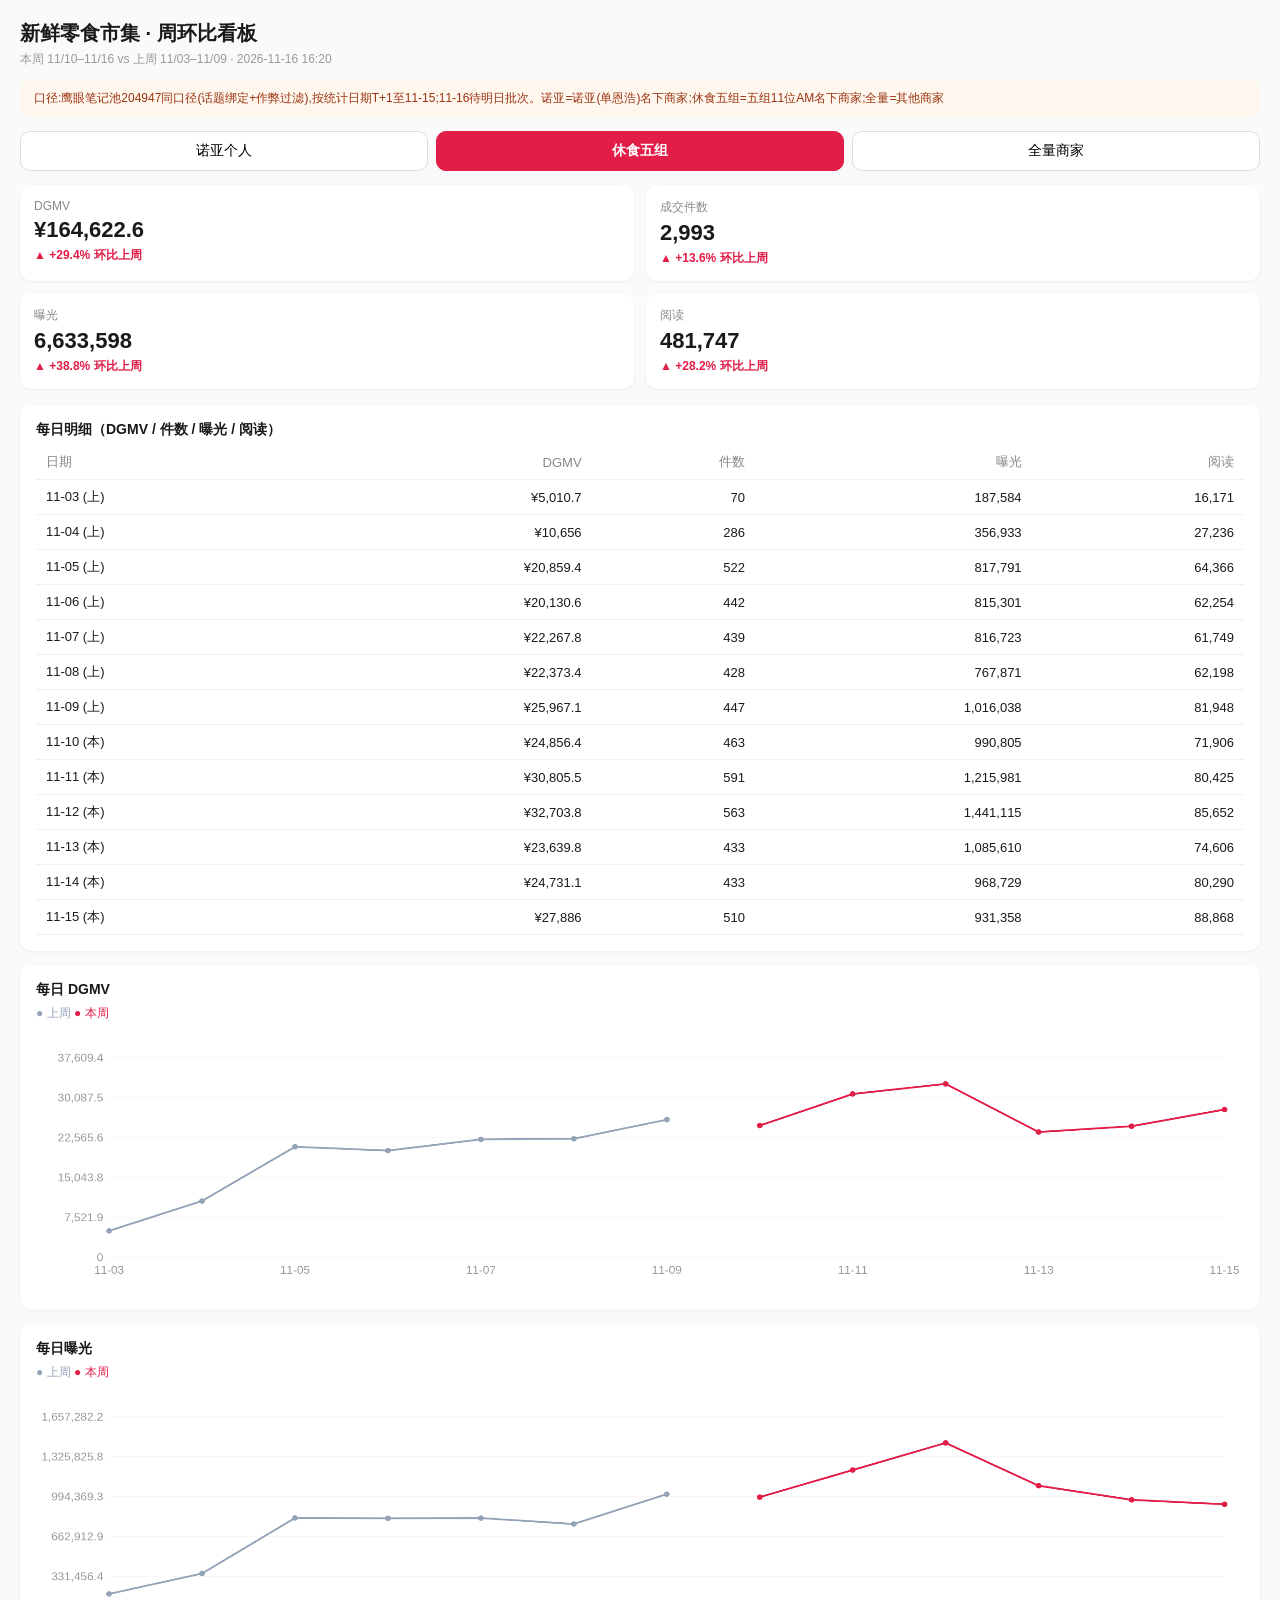
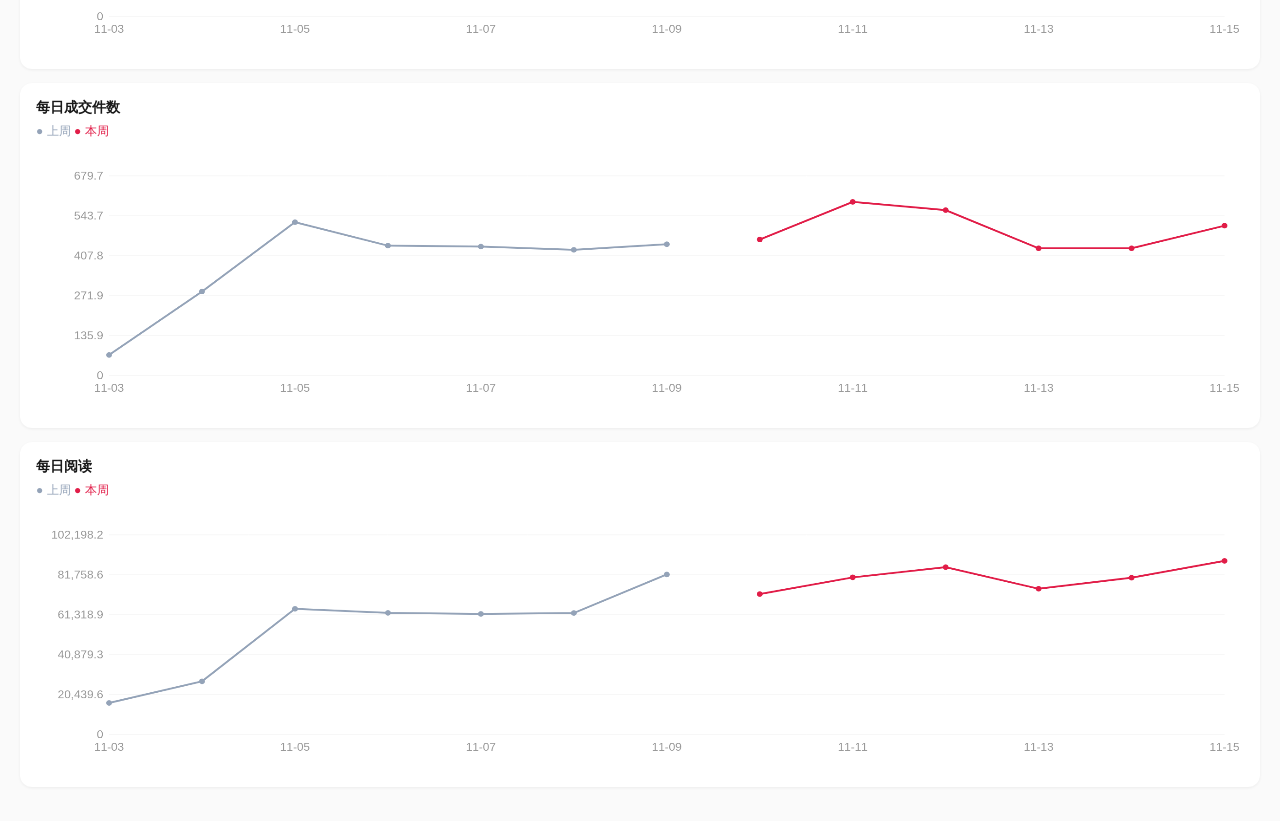
<file: week-compare.html>
<!DOCTYPE html><html lang="zh"><head><meta charset="utf-8"><meta name="viewport" content="width=device-width,initial-scale=1">
<title>新鲜零食市集 · 三维度周环比</title><style>
*{margin:0;padding:0;box-sizing:border-box}body{font-family:-apple-system,'PingFang SC',sans-serif;background:#fafafa;color:#1a1a1a;padding:20px}
h1{font-size:20px;margin-bottom:4px}.sub{color:#999;font-size:12px;margin-bottom:12px}
.bar{display:flex;gap:8px;margin-bottom:14px}.bar button{flex:1;padding:10px;border:1px solid #ddd;border-radius:10px;background:#fff;font-size:14px;cursor:pointer}
.bar button.on{background:#e11d48;color:#fff;border-color:#e11d48;font-weight:600}
.grid{display:grid;grid-template-columns:repeat(2,1fr);gap:12px;margin-bottom:16px}
.kpi{background:#fff;border-radius:12px;padding:14px;box-shadow:0 1px 3px rgba(0,0,0,.06)}
.kpi .l{font-size:12px;color:#888}.kpi .v{font-size:22px;font-weight:700;margin:4px 0}
.d{font-size:12px;font-weight:600}.g{color:#e11d48}.b{color:#16a34a}
.card{background:#fff;border-radius:12px;padding:16px;box-shadow:0 1px 3px rgba(0,0,0,.06);margin-bottom:14px}
.card h3{font-size:14px;margin-bottom:6px}.lg{font-size:12px;color:#666;margin-bottom:8px}
canvas{width:100%;height:260px}
table{width:100%;border-collapse:collapse;font-size:13px}
th,td{padding:8px 10px;text-align:right;border-bottom:1px solid #f0f0f0}th{color:#888;font-weight:500}td:first-child,th:first-child{text-align:left}
.note{background:#fff7ed;border-radius:10px;padding:10px 14px;font-size:12px;color:#9a3412;margin-bottom:14px}
@media(max-width:600px){.grid{grid-template-columns:repeat(2,1fr)}.kpi .v{font-size:19px}}
</style></head><body>
<h1>新鲜零食市集 · 周环比看板</h1>
<div class="sub">本周 11/10–11/16 vs 上周 11/03–11/09 · 2026-11-16 16:20</div>
<div class="note">口径:鹰眼笔记池204947同口径(话题绑定+作弊过滤),按统计日期T+1至11-15;11-16待明日批次。诺亚=诺亚(单恩浩)名下商家;休食五组=五组11位AM名下商家;全量=其他商家</div>
<div class="bar" id="scopebar"></div>
<div class="grid"><div class="kpi" id="k1"></div><div class="kpi" id="k2"></div><div class="kpi" id="k3"></div><div class="kpi" id="k4"></div></div>
<div class="card"><h3>每日明细（DGMV / 件数 / 曝光 / 阅读）</h3><table id="tbl"></table></div>
<div class="card"><h3>每日 DGMV</h3><div class="lg" id="c1lg"></div><canvas id="c1"></canvas></div>
<div class="card"><h3>每日曝光</h3><div class="lg" id="c3lg"></div><canvas id="c3"></canvas></div>
<div class="card"><h3>每日成交件数</h3><div class="lg" id="c2lg"></div><canvas id="c2"></canvas></div>
<div class="card"><h3>每日阅读</h3><div class="lg" id="c4lg"></div><canvas id="c4"></canvas></div>
<script>const DATA={"meta": {"generated": "2026-11-16 16:20", "note": "口径:鹰眼笔记池204947同口径(话题绑定+作弊过滤),按统计日期T+1至11-15;11-16待明日批次。诺亚=诺亚(单恩浩)名下商家;休食五组=五组11位AM名下商家;全量=其他商家"}, "scopes": {"nuoya": {"last": {"days": {"2026-11-03": {"dgmv": 243.13, "orders": 5, "imp": 10324.0, "read": 890.0}, "2026-11-04": {"dgmv": 282.67, "orders": 6, "imp": 9797.0, "read": 1054.0}, "2026-11-05": {"dgmv": 172.5, "orders": 2, "imp": 7213.0, "read": 376.0}, "2026-11-06": {"dgmv": 328.81, "orders": 8, "imp": 9335.0, "read": 1040.0}, "2026-11-07": {"dgmv": 277.32, "orders": 4, "imp": 4664.0, "read": 579.0}, "2026-11-08": {"dgmv": 262.26, "orders": 8, "imp": 4760.0, "read": 780.0}, "2026-11-09": {"dgmv": 1195.64, "orders": 20, "imp": 24726.0, "read": 2094.0}}, "dgmv": 2762.33, "orders": 53, "imp": 70819.0, "read": 6813.0}, "this": {"days": {"2026-11-10": {"dgmv": 1559.03, "orders": 32, "imp": 61281.0, "read": 4570.0}, "2026-11-11": {"dgmv": 1550.3, "orders": 41, "imp": 64635.0, "read": 4371.0}, "2026-11-12": {"dgmv": 1996.89, "orders": 37, "imp": 66231.0, "read": 4896.0}, "2026-11-13": {"dgmv": 2311.98, "orders": 41, "imp": 71178.0, "read": 6134.0}, "2026-11-14": {"dgmv": 2968.11, "orders": 65, "imp": 77417.0, "read": 9033.0}, "2026-11-15": {"dgmv": 3948.22, "orders": 64, "imp": 95473.0, "read": 10308.0}}, "dgmv": 14334.53, "orders": 280, "imp": 436215.0, "read": 39312.0}, "delta": {"dgmv": 418.9, "orders": 428.3, "imp": 516.0, "read": 477.0}}, "group5": {"last": {"days": {"2026-11-03": {"dgmv": 5010.65, "orders": 70, "imp": 187584.0, "read": 16171.0}, "2026-11-04": {"dgmv": 10655.97, "orders": 286, "imp": 356933.0, "read": 27236.0}, "2026-11-05": {"dgmv": 20859.42, "orders": 522, "imp": 817791.0, "read": 64366.0}, "2026-11-06": {"dgmv": 20130.59, "orders": 442, "imp": 815301.0, "read": 62254.0}, "2026-11-07": {"dgmv": 22267.77, "orders": 439, "imp": 816723.0, "read": 61749.0}, "2026-11-08": {"dgmv": 22373.35, "orders": 428, "imp": 767871.0, "read": 62198.0}, "2026-11-09": {"dgmv": 25967.1, "orders": 447, "imp": 1016038.0, "read": 81948.0}}, "dgmv": 127264.85, "orders": 2634, "imp": 4778241.0, "read": 375922.0}, "this": {"days": {"2026-11-10": {"dgmv": 24856.44, "orders": 463, "imp": 990805.0, "read": 71906.0}, "2026-11-11": {"dgmv": 30805.45, "orders": 591, "imp": 1215981.0, "read": 80425.0}, "2026-11-12": {"dgmv": 32703.84, "orders": 563, "imp": 1441115.0, "read": 85652.0}, "2026-11-13": {"dgmv": 23639.79, "orders": 433, "imp": 1085610.0, "read": 74606.0}, "2026-11-14": {"dgmv": 24731.1, "orders": 433, "imp": 968729.0, "read": 80290.0}, "2026-11-15": {"dgmv": 27885.96, "orders": 510, "imp": 931358.0, "read": 88868.0}}, "dgmv": 164622.58, "orders": 2993, "imp": 6633598.0, "read": 481747.0}, "delta": {"dgmv": 29.4, "orders": 13.6, "imp": 38.8, "read": 28.2}}, "all": {"last": {"days": {"2026-11-03": {"dgmv": 2164.25, "orders": 56, "imp": 76580.0, "read": 5368.0}, "2026-11-04": {"dgmv": 1438.71, "orders": 47, "imp": 69306.0, "read": 4335.0}, "2026-11-05": {"dgmv": 1454.54, "orders": 74, "imp": 88922.0, "read": 5323.0}, "2026-11-06": {"dgmv": 1466.33, "orders": 60, "imp": 79051.0, "read": 4291.0}, "2026-11-07": {"dgmv": 1685.21, "orders": 68, "imp": 83530.0, "read": 5223.0}, "2026-11-08": {"dgmv": 1706.0, "orders": 78, "imp": 87718.0, "read": 5064.0}, "2026-11-09": {"dgmv": 2750.3, "orders": 102, "imp": 126070.0, "read": 8084.0}}, "dgmv": 12665.34, "orders": 485, "imp": 611177.0, "read": 37688.0}, "this": {"days": {"2026-11-10": {"dgmv": 3167.17, "orders": 115, "imp": 166647.0, "read": 10167.0}, "2026-11-11": {"dgmv": 5316.2, "orders": 155, "imp": 173904.0, "read": 10417.0}, "2026-11-12": {"dgmv": 3321.13, "orders": 123, "imp": 145864.0, "read": 9132.0}, "2026-11-13": {"dgmv": 3533.03, "orders": 115, "imp": 184035.0, "read": 11583.0}, "2026-11-14": {"dgmv": 16029.76, "orders": 595, "imp": 975839.0, "read": 97214.0}, "2026-11-15": {"dgmv": 9157.32, "orders": 581, "imp": 472674.0, "read": 35853.0}}, "dgmv": 40524.61, "orders": 1684, "imp": 2118963.0, "read": 174366.0}, "delta": {"dgmv": 220.0, "orders": 247.2, "imp": 246.7, "read": 362.7}}}};
let SCOPE='group5';
const F=n=>Number(n||0).toLocaleString('zh-CN',{maximumFractionDigits:1});
function render(){
  const S=DATA.scopes[SCOPE],L=S.last,T=S.this,D=S.delta;
  document.getElementById('scopebar').innerHTML=['nuoya','group5','all'].map(k=>'<button class="'+(k===SCOPE?'on':'')+'" data-k="'+k+'">'+({nuoya:'诺亚个人',group5:'休食五组',all:'全量商家'})[k]+'</button>').join('');
  document.querySelectorAll('#scopebar button').forEach(b=>b.onclick=()=>{SCOPE=b.dataset.k;render()});
  function kpi(id,label,v,dv){const up=dv>=0;document.getElementById(id).innerHTML='<div class="l">'+label+'</div><div class="v">'+v+'</div><div class="d '+(up?'g':'b')+'">'+(up?'▲ +':'▼ ')+dv+'% 环比上周</div>'}
  kpi('k1','DGMV','¥'+F(T.dgmv),D.dgmv);kpi('k2','成交件数',F(T.orders),D.orders);
  kpi('k3','曝光',F(T.imp),D.imp);kpi('k4','阅读',F(T.read),D.read);
  const days=[...new Set([...Object.keys(L.days),...Object.keys(T.days)])].sort();
  let tb='<tr><th>日期</th><th>DGMV</th><th>件数</th><th>曝光</th><th>阅读</th></tr>';
  days.forEach(d=>{const s=L.days[d]||T.days[d];const w=L.days[d]?'上':'本';
    tb+='<tr><td>'+d.slice(5)+' ('+w+')</td><td>¥'+F(s.dgmv)+'</td><td>'+F(s.orders)+'</td><td>'+F(s.imp)+'</td><td>'+F(s.read)+'</td></tr>'});
  document.getElementById('tbl').innerHTML=tb;
  function chart(canvas,key,name){
    document.getElementById(canvas+'lg').innerHTML='';
    const c=document.getElementById(canvas),x=c.getContext('2d');
    const W=c.width=c.parentElement.clientWidth*2,H=c.height=560;
    const P={l:150,r:40,t:60,b:70};
    const sL=days.map(d=>L.days[d]?L.days[d][key]:null),sT=days.map(d=>T.days[d]?T.days[d][key]:null);
    const maxV=Math.max(...sL.concat(sT).filter(v=>v!=null))*1.15||1;
    x.font='24px sans-serif';x.textAlign='right';
    for(let g=0;g<=5;g++){const y=P.t+(H-P.t-P.b)*g/5;x.strokeStyle='#eee';x.beginPath();x.moveTo(P.l,y);x.lineTo(W-P.r,y);x.stroke();x.fillStyle='#999';x.fillText(F(maxV*(5-g)/5),P.l-12,y+8)}
    const X=i=>P.l+(W-P.l-P.r)*(days.length>1?i/(days.length-1):0.5);
    x.textAlign='center';days.forEach((lb,i)=>{if(i%Math.ceil(days.length/12)===0){x.fillStyle='#999';x.fillText(lb.slice(5),X(i),H-P.b+35)}});
    [[sL,'#94a3b8','上周'],[sT,'#e11d48','本周']].forEach(([s,col,nm])=>{x.strokeStyle=col;x.lineWidth=4;x.beginPath();let st=false;
      s.forEach((v,i)=>{if(v==null)return;const y=P.t+(H-P.t-P.b)*(1-v/maxV);st?x.lineTo(X(i),y):(x.moveTo(X(i),y),st=true)});x.stroke();
      s.forEach((v,i)=>{if(v==null)return;const y=P.t+(H-P.t-P.b)*(1-v/maxV);x.fillStyle=col;x.beginPath();x.arc(X(i),y,6,0,7);x.fill()});
      document.getElementById(canvas+'lg').innerHTML+='<span style="color:'+col+'">● '+nm+'</span> '});
  }
  chart('c1','dgmv','DGMV');chart('c2','orders','件数');chart('c3','imp','曝光');chart('c4','read','阅读');
}
render();
</script></body></html>
</file>
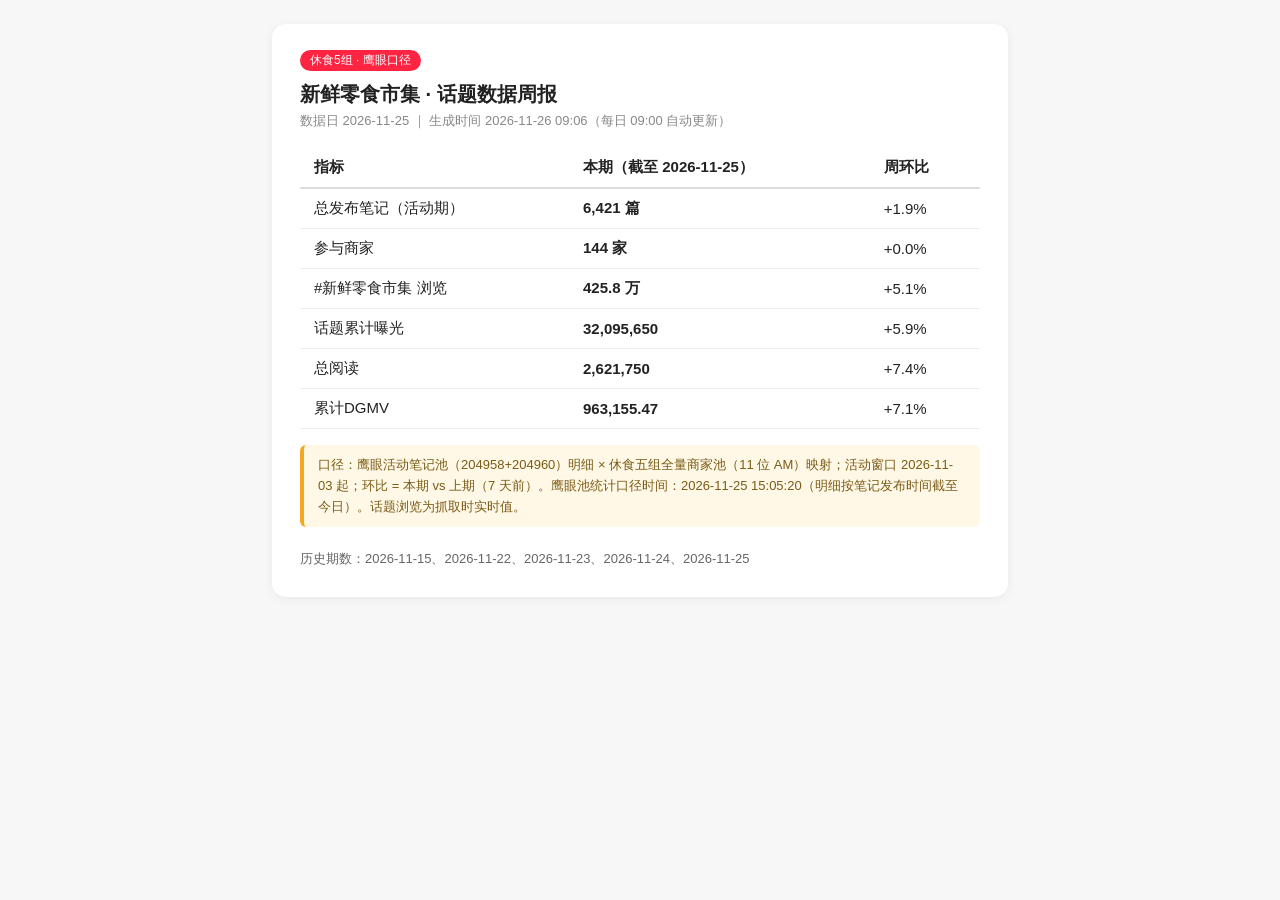
<file: xxsn-report.html>
<!DOCTYPE html><html lang="zh"><head><meta charset="utf-8"><meta name="viewport" content="width=device-width,initial-scale=1">
<title>新鲜零食市集·五组话题周报</title><style>body{font-family:-apple-system,'PingFang SC','Microsoft YaHei',sans-serif;background:#f7f7f8;margin:0;padding:24px;color:#222}
.card{max-width:680px;margin:0 auto;background:#fff;border-radius:14px;padding:26px 28px;box-shadow:0 2px 10px rgba(0,0,0,.06)}
h1{font-size:20px;margin:0 0 4px}.sub{color:#888;font-size:13px;margin-bottom:18px}
.badge{display:inline-block;background:#ff2442;color:#fff;font-size:12px;padding:2px 10px;border-radius:20px;margin-bottom:10px}
.note{background:#fff8e6;border-left:4px solid #f5a623;padding:10px 14px;border-radius:6px;font-size:13px;color:#7a5b16;margin-top:16px;line-height:1.6}
.hist{margin-top:20px;font-size:13px;color:#666;line-height:1.8}</style></head><body><div class="card">
<span class="badge">休食5组 · 鹰眼口径</span>
<h1>新鲜零食市集 · 话题数据周报</h1>
<div class="sub">数据日 2026-11-25 ｜ 生成时间 2026-11-26 09:06（每日 09:00 自动更新）</div>
<table style="width:100%;border-collapse:collapse;font-size:15px"><thead><tr><th style="text-align:left;padding:10px 14px;border-bottom:2px solid #ddd">指标</th><th style="text-align:left;padding:10px 14px;border-bottom:2px solid #ddd">本期（截至 2026-11-25）</th><th style="text-align:left;padding:10px 14px;border-bottom:2px solid #ddd">周环比</th></tr></thead><tbody><tr><td style="padding:10px 14px;border-bottom:1px solid #eee">总发布笔记（活动期）</td><td style="padding:10px 14px;border-bottom:1px solid #eee;font-weight:600">6,421 篇</td><td style="padding:10px 14px;border-bottom:1px solid #eee;style="color:#0a8f4a"">+1.9%</td></tr><tr><td style="padding:10px 14px;border-bottom:1px solid #eee">参与商家</td><td style="padding:10px 14px;border-bottom:1px solid #eee;font-weight:600">144 家</td><td style="padding:10px 14px;border-bottom:1px solid #eee;style="color:#0a8f4a"">+0.0%</td></tr><tr><td style="padding:10px 14px;border-bottom:1px solid #eee">#新鲜零食市集 浏览</td><td style="padding:10px 14px;border-bottom:1px solid #eee;font-weight:600">425.8 万</td><td style="padding:10px 14px;border-bottom:1px solid #eee;style="color:#0a8f4a"">+5.1%</td></tr><tr><td style="padding:10px 14px;border-bottom:1px solid #eee">话题累计曝光</td><td style="padding:10px 14px;border-bottom:1px solid #eee;font-weight:600">32,095,650</td><td style="padding:10px 14px;border-bottom:1px solid #eee;style="color:#0a8f4a"">+5.9%</td></tr><tr><td style="padding:10px 14px;border-bottom:1px solid #eee">总阅读</td><td style="padding:10px 14px;border-bottom:1px solid #eee;font-weight:600">2,621,750</td><td style="padding:10px 14px;border-bottom:1px solid #eee;style="color:#0a8f4a"">+7.4%</td></tr><tr><td style="padding:10px 14px;border-bottom:1px solid #eee">累计DGMV</td><td style="padding:10px 14px;border-bottom:1px solid #eee;font-weight:600">963,155.47</td><td style="padding:10px 14px;border-bottom:1px solid #eee;style="color:#0a8f4a"">+7.1%</td></tr></tbody></table>
<div class="note">口径：鹰眼活动笔记池（204958+204960）明细 × 休食五组全量商家池（11 位 AM）映射；活动窗口 2026-11-03 起；环比 = 本期 vs 上期（7 天前）。鹰眼池统计口径时间：2026-11-25 15:05:20（明细按笔记发布时间截至今日）。话题浏览为抓取时实时值。</div>
<div class="hist">历史期数：2026-11-15、2026-11-22、2026-11-23、2026-11-24、2026-11-25</div>
</div></body></html>
</file>
<file: soundmatch/assets/index-seRB8f3z.css>
.miniapp-root .soundmatch-showcase{--sm-ink:#17181c;--sm-muted:#696b73;--sm-line:#e9e5e2;--sm-warm:#faf8f6;--sm-paper:#fff;--sm-accent:#d94b43;--sm-accent-dark:#a93232;--sm-green:#347765;color:var(--sm-ink);background:#fff;font-family:Inter,-apple-system,BlinkMacSystemFont,Segoe UI,PingFang SC,Hiragino Sans GB,sans-serif;line-height:1.55;overflow:hidden}.miniapp-root .soundmatch-showcase *{box-sizing:border-box}.miniapp-root .soundmatch-showcase a{color:inherit;text-decoration:none}.miniapp-root .soundmatch-showcase a:focus-visible{outline:3px solid #7f302b;outline-offset:4px;border-radius:3px}.miniapp-root .sm-hero{max-width:1240px;margin:0 auto;min-height:525px;padding:68px 6.3% 58px;display:grid;grid-template-columns:1.08fr .92fr;align-items:center;gap:28px;position:relative}.miniapp-root .sm-hero-copy{position:relative;z-index:1}.miniapp-root .sm-eyebrow,.miniapp-root .sm-kicker{font-size:10px;letter-spacing:.17em;font-weight:750;color:#7d7a77}.miniapp-root .sm-eyebrow{display:flex;align-items:center;gap:9px;margin-bottom:23px}.miniapp-root .sm-live-dot{display:inline-block;width:8px;height:8px;border-radius:50%;background:#df6257;box-shadow:0 0 0 4px #df62571f}.miniapp-root .sm-hero h1{font-size:clamp(39px,5.1vw,67px);line-height:1.14;letter-spacing:-.055em;font-weight:760;margin:0;color:#252323}.miniapp-root .sm-hero h1 span{color:var(--sm-accent)}.miniapp-root .sm-hero-lede{font-size:16px;max-width:500px;line-height:1.9;color:#6b6866;margin:20px 0 25px}.miniapp-root .sm-hero-actions{display:flex;align-items:center;gap:22px;flex-wrap:wrap}.miniapp-root .sm-primary-cta{padding:12px 19px;background:#20201f;color:#fff!important;border-radius:5px;font-size:13px;font-weight:650;box-shadow:0 8px 24px #20201f21;transition:transform .18s,background .18s}.miniapp-root .sm-primary-cta:hover{transform:translateY(-2px);background:#45413d}.miniapp-root .sm-primary-cta span{padding-left:12px;color:#ffb5a9}.miniapp-root .sm-text-cta{font-size:13px;color:#6a6764!important}.miniapp-root .sm-text-cta span{color:var(--sm-accent);padding-left:4px}.miniapp-root .sm-proofline{display:flex;align-items:center;gap:17px;margin-top:35px;color:#817d79;font-size:11px}.miniapp-root .sm-proofline b{font-size:17px;color:#333;font-weight:720;margin-right:3px}.miniapp-root .sm-proofline i{width:3px;height:3px;border-radius:50%;background:#c6c0bb}.miniapp-root .sm-hero-art{height:390px;position:relative;display:flex;align-items:center;justify-content:center;background:radial-gradient(ellipse at 55% 52%,#eedcd19e,#faf7f373 36%,#fff0 72%)}.miniapp-root .sm-art-orbit{position:absolute;border:1px solid rgba(183,140,120,.19);border-radius:50%;transform:rotate(-18deg)}.miniapp-root .sm-orbit-one{width:318px;height:190px}.miniapp-root .sm-orbit-two{width:260px;height:320px;transform:rotate(28deg)}.miniapp-root .sm-headphone-mark{position:relative;width:140px;height:158px;border:18px solid #302d2d;border-bottom:0;border-radius:78px 78px 0 0;transform:translateY(5px);filter:drop-shadow(0 18px 20px rgba(50,35,30,.15))}.miniapp-root .sm-headphone-mark:before,.miniapp-root .sm-headphone-mark:after{content:"";position:absolute;top:86px;width:31px;height:70px;background:linear-gradient(135deg,#e36b60,#b83b3a);border-radius:15px 12px 13px 15px;box-shadow:inset -4px 0 7px #5d1c1a33}.miniapp-root .sm-headphone-mark:before{left:-25px}.miniapp-root .sm-headphone-mark:after{right:-25px;transform:scaleX(-1)}.miniapp-root .sm-headphone-mark span{position:absolute;left:-8px;right:-8px;top:5px;height:16px;border-radius:50%;background:#494341}.miniapp-root .sm-headphone-mark i{position:absolute;width:7px;height:77px;background:#e6d7ce;left:50%;top:44px;border-radius:10px;transform:rotate(19deg);opacity:.85}.miniapp-root .sm-note{position:absolute;display:flex;gap:10px;align-items:center;padding:11px 14px;border:1px solid rgba(226,220,215,.9);border-radius:9px;background:#ffffffe6;box-shadow:0 12px 30px #47352812;backdrop-filter:blur(8px)}.miniapp-root .sm-note-top{top:57px;right:2px}.miniapp-root .sm-note-bottom{bottom:62px;left:5px}.miniapp-root .sm-note-icon,.miniapp-root .sm-note-check{width:27px;height:27px;border-radius:7px;background:#fbefeb;color:#c44e45;display:grid;place-items:center;font-size:14px}.miniapp-root .sm-note-check{background:#eaf3ef;color:#397a65}.miniapp-root .sm-note small,.miniapp-root .sm-note b{display:block}.miniapp-root .sm-note small{font-size:9px;color:#96918b}.miniapp-root .sm-note b{font-size:11px;color:#3c3835;font-weight:650;margin-top:2px}.miniapp-root .sm-art-caption{position:absolute;bottom:20px;color:#918b85;font-size:10px;letter-spacing:.05em}.miniapp-root .sm-section{max-width:1240px;margin:0 auto;padding:76px 7%}.miniapp-root .sm-friction{background:#faf8f6;max-width:none;padding-left:max(7%,calc((100% - 1070px)/2));padding-right:max(7%,calc((100% - 1070px)/2))}.miniapp-root .sm-section-heading{margin-bottom:30px}.miniapp-root .sm-heading-split{display:flex;justify-content:space-between;align-items:end;gap:28px}.miniapp-root .sm-kicker{margin-bottom:10px;color:#a09a94}.miniapp-root .sm-section-heading h2,.miniapp-root .sm-quality-intro h2,.miniapp-root .sm-trust h2{margin:0;font-size:clamp(26px,3.3vw,39px);line-height:1.25;letter-spacing:-.04em;font-weight:710;color:#272625}.miniapp-root .sm-section-heading>p,.miniapp-root .sm-heading-split>p{max-width:410px;color:#77726d;font-size:13px;line-height:1.8;margin:0}.miniapp-root .sm-compare-grid{display:grid;grid-template-columns:1fr 44px 1fr;align-items:center;gap:18px}.miniapp-root .sm-compare-card{min-height:232px;border:1px solid #ece7e3;border-radius:9px;padding:24px 26px;background:#fff}.miniapp-root .sm-after{border-color:#ead0c8;background:linear-gradient(135deg,#fff,#fdf7f3)}.miniapp-root .sm-card-label{font-size:10px;text-transform:uppercase;letter-spacing:.1em;color:#a5a09b;font-weight:700}.miniapp-root .sm-after .sm-card-label{color:#c16458}.miniapp-root .sm-compare-card h3{font-size:18px;letter-spacing:-.02em;margin:8px 0 14px}.miniapp-root .sm-compare-card p{font-size:12px;color:#77726d;line-height:1.8;margin:14px 0 0}.miniapp-root .sm-query-lines{display:flex;flex-wrap:wrap;gap:7px}.miniapp-root .sm-query-lines span{padding:5px 9px;border-radius:4px;background:#f4f2f0;color:#77716c;font-size:10px}.miniapp-root .sm-compare-arrow{width:34px;height:34px;border:1px solid #e6ded8;border-radius:50%;display:grid;place-items:center;color:#bd6258;background:#fff}.miniapp-root .sm-dialogue{padding:11px 13px;background:#f9f4f0;border-radius:6px;display:flex;flex-direction:column;gap:4px}.miniapp-root .sm-dialogue span{font-size:13px;color:#514a45}.miniapp-root .sm-dialogue b{font-size:10px;color:#aa6559;font-weight:600}.miniapp-root .sm-demo{scroll-margin-top:16px}.miniapp-root .sm-demo-heading{display:flex;justify-content:space-between;align-items:end}.miniapp-root .sm-demo-heading .sm-kicker{display:flex;align-items:center;gap:8px}.miniapp-root .sm-demo-heading>div:first-child>p{color:#797570;font-size:13px;margin:9px 0 0}.miniapp-root .sm-demo-stamp{min-width:140px;padding:11px 14px;border:1px solid #ece7e3;border-radius:7px;text-align:right}.miniapp-root .sm-demo-stamp span,.miniapp-root .sm-demo-stamp b,.miniapp-root .sm-demo-stamp small{display:block}.miniapp-root .sm-demo-stamp span{font-size:9px;color:#9a948e}.miniapp-root .sm-demo-stamp b{font-size:13px;color:#393431;margin-top:1px}.miniapp-root .sm-demo-stamp small{font-size:9px;color:#96908a;margin-top:2px}.miniapp-root .sm-demo-frame{border:1px solid #ebe6e2;border-radius:10px;overflow:hidden;box-shadow:0 20px 55px #2d231d14;background:#f8fafc;min-height:550px}.miniapp-root .sm-demo-frame>div{min-height:550px}.miniapp-root .sm-demo-disclaimer{font-size:10px;color:#98928c;line-height:1.7;margin:12px 2px 0}.miniapp-root .sm-intents{padding-top:63px;padding-bottom:88px;background:#faf8f6;max-width:none;padding-left:max(7%,calc((100% - 1070px)/2));padding-right:max(7%,calc((100% - 1070px)/2))}.miniapp-root .sm-intents .sm-section-heading{text-align:center}.miniapp-root .sm-intents .sm-section-heading>p{margin:9px auto 0}.miniapp-root .sm-intent-grid{display:grid;grid-template-columns:repeat(3,1fr);gap:12px}.miniapp-root .sm-intent-card{padding:19px 20px 21px;border:1px solid #ebe6e2;background:#fff;border-radius:8px;transition:transform .2s,border-color .2s}.miniapp-root .sm-intent-card:hover{transform:translateY(-2px);border-color:#d7b8ab}.miniapp-root .sm-intent-top{display:flex;justify-content:space-between;align-items:center}.miniapp-root .sm-intent-top>span{font-size:21px}.miniapp-root .sm-intent-top small{font-size:9px;color:#b8b1ab;letter-spacing:.12em}.miniapp-root .sm-intent-card h3{font-size:15px;margin:15px 0 5px;font-weight:650}.miniapp-root .sm-intent-card p{font-size:11px;color:#79736e;margin:0;line-height:1.75}.miniapp-root .sm-how{padding-top:85px;padding-bottom:87px;scroll-margin-top:18px}.miniapp-root .sm-steps{display:grid;grid-template-columns:repeat(4,1fr);gap:0;border-top:1px solid #ebe6e2;padding-top:24px}.miniapp-root .sm-step{padding-right:18px}.miniapp-root .sm-step-number{font-size:11px;color:#c05449;font-weight:700;letter-spacing:.04em;display:flex;align-items:center;gap:12px}.miniapp-root .sm-step-number span{color:#e4ded9;font-weight:400}.miniapp-root .sm-step h3{font-size:15px;margin:13px 0 6px}.miniapp-root .sm-step p{font-size:11px;line-height:1.8;color:#7c7772;margin:0;max-width:230px}.miniapp-root .sm-quality{background:#252525;color:#fff;max-width:none;padding:78px max(7%,calc((100% - 1070px)/2));display:grid;grid-template-columns:.85fr 1.15fr;gap:60px;align-items:center}.miniapp-root .sm-quality-intro .sm-kicker{color:#d0a49c}.miniapp-root .sm-quality-intro h2{font-size:clamp(28px,3.4vw,40px);color:#fff}.miniapp-root .sm-quality-intro>p{font-size:12px;line-height:1.9;color:#c3bfbb;max-width:350px;margin:16px 0 22px}.miniapp-root .sm-quality-intro>a{font-size:11px;color:#f1b0a4}.miniapp-root .sm-quality-intro>a span{padding-left:5px}.miniapp-root .sm-rubric{border-top:1px solid #494644}.miniapp-root .sm-rubric-row{display:grid;grid-template-columns:50px 1fr 26px;gap:14px;align-items:center;padding:14px 0;border-bottom:1px solid #494644;position:relative}.miniapp-root .sm-rubric-score{font-size:22px;font-weight:650;color:#f0a698;letter-spacing:-.04em}.miniapp-root .sm-rubric-score small{font-size:9px;margin-left:2px;color:#cbbcb7}.miniapp-root .sm-rubric-row h3{font-size:12px;margin:0 0 2px;color:#fff}.miniapp-root .sm-rubric-row p{font-size:10px;color:#bab5b1;margin:0;line-height:1.6}.miniapp-root .sm-rubric-index{color:#817b76;font-size:9px;text-align:right}.miniapp-root .sm-rubric-total{display:flex;align-items:baseline;gap:8px;padding-top:14px;color:#c6c1bc}.miniapp-root .sm-rubric-total>b{font-size:19px;color:#fff}.miniapp-root .sm-rubric-total>small{font-size:9px;color:#918b86}.miniapp-root .sm-trust{display:flex;justify-content:space-between;align-items:center;gap:40px;padding-top:67px;padding-bottom:65px}.miniapp-root .sm-trust h2{font-size:29px}.miniapp-root .sm-trust-points{display:grid;grid-template-columns:1fr;gap:10px}.miniapp-root .sm-trust-points p{margin:0;font-size:12px;color:#625e5a}.miniapp-root .sm-trust-points span{font-size:9px;letter-spacing:.08em;color:#c55e53;margin-right:12px;font-weight:700}.miniapp-root .sm-footer{border-top:1px solid #eee9e5;padding:20px 7%;display:flex;align-items:center;gap:18px;max-width:1240px;margin:auto;color:#8a847e}.miniapp-root .sm-footer-brand{font-size:12px;color:#373330;font-weight:700}.miniapp-root .sm-footer-brand span{font-size:10px;color:#96908a;font-weight:400;margin-left:7px}.miniapp-root .sm-footer p{font-size:9px;margin:0 auto 0 0}.miniapp-root .sm-footer>a{font-size:10px;color:#736d67}.miniapp-root .sm-demo-app{min-height:610px}.miniapp-root .sm-demo-app .ant-layout-header{position:static;height:auto;min-height:64px;gap:12px}.miniapp-root .sm-demo-app .ant-layout-header>div:last-child{flex-wrap:wrap;justify-content:flex-end}.miniapp-root .sm-demo-chat{height:min(710px,78vh);min-height:440px;display:flex;flex-direction:column;overflow:hidden;position:relative}.miniapp-root .sm-demo-chat>div{min-height:0}.miniapp-root .sm-demo-chat>div:first-child{overflow:auto}.miniapp-root .sm-demo-frame .ant-layout-header{position:static}.miniapp-root .sm-demo-frame .ant-layout-header{padding-left:20px;padding-right:20px}.miniapp-root .sm-demo-frame .ant-typography,.miniapp-root .sm-demo-frame .ant-card{max-width:100%}.miniapp-root .sm-demo-frame .ant-input-textarea textarea{min-width:0}.miniapp-root .sm-demo-frame .ant-layout-content,.miniapp-root .sm-demo-frame main{min-width:0}@media (max-width:920px){.miniapp-root .sm-hero{grid-template-columns:1fr .8fr;padding-left:5%;padding-right:5%;min-height:465px}.miniapp-root .sm-hero-art{height:330px}.miniapp-root .sm-note-top{right:-7px}.miniapp-root .sm-note-bottom{left:-5px}.miniapp-root .sm-section,.miniapp-root .sm-friction,.miniapp-root .sm-intents{padding-left:5%;padding-right:5%}.miniapp-root .sm-quality{padding-left:5%;padding-right:5%;gap:32px}.miniapp-root .sm-demo-frame{min-height:520px}.miniapp-root .sm-demo-frame>div{min-height:520px}}@media (max-width:680px){.miniapp-root .sm-demo-app .ant-layout-header{height:auto;min-height:64px;padding:9px 12px;align-items:flex-start;flex-direction:column}.miniapp-root .sm-demo-app .ant-layout-header>div:last-child{width:100%;justify-content:flex-start}.miniapp-root .sm-demo-chat{height:640px;min-height:500px}.miniapp-root .sm-hero{display:block;padding:43px 6% 25px;min-height:0}.miniapp-root .sm-hero h1{font-size:43px}.miniapp-root .sm-hero-lede{font-size:14px;margin:15px 0 20px}.miniapp-root .sm-proofline{gap:10px;margin-top:23px;font-size:9px;flex-wrap:wrap}.miniapp-root .sm-proofline b{font-size:14px}.miniapp-root .sm-hero-art{height:225px;margin:6px -3% 0}.miniapp-root .sm-headphone-mark{transform:scale(.72) translateY(5px)}.miniapp-root .sm-orbit-one{width:235px;height:145px}.miniapp-root .sm-orbit-two{width:190px;height:235px}.miniapp-root .sm-note{padding:8px 10px;gap:7px}.miniapp-root .sm-note-top{top:19px;right:3px}.miniapp-root .sm-note-bottom{bottom:26px;left:1px}.miniapp-root .sm-note b{font-size:9px}.miniapp-root .sm-note-icon,.miniapp-root .sm-note-check{width:22px;height:22px;font-size:11px}.miniapp-root .sm-art-caption{bottom:1px;font-size:9px}.miniapp-root .sm-section{padding:53px 6%}.miniapp-root .sm-heading-split,.miniapp-root .sm-demo-heading{align-items:flex-start;flex-direction:column;gap:13px}.miniapp-root .sm-section-heading h2{font-size:28px}.miniapp-root .sm-section-heading>p,.miniapp-root .sm-heading-split>p{font-size:12px}.miniapp-root .sm-compare-grid{grid-template-columns:1fr;gap:8px}.miniapp-root .sm-compare-card{min-height:0;padding:19px}.miniapp-root .sm-compare-arrow{margin:auto;transform:rotate(90deg);width:27px;height:27px}.miniapp-root .sm-friction,.miniapp-root .sm-intents{padding-left:6%;padding-right:6%}.miniapp-root .sm-demo-stamp{display:none}.miniapp-root .sm-demo-frame{min-height:500px;border-radius:7px}.miniapp-root .sm-demo-frame>div{min-height:500px}.miniapp-root .sm-intent-grid{grid-template-columns:repeat(2,1fr);gap:8px}.miniapp-root .sm-intent-card{padding:14px 13px}.miniapp-root .sm-intent-card h3{font-size:13px;margin-top:11px}.miniapp-root .sm-intent-card p{font-size:10px}.miniapp-root .sm-how{padding-top:58px;padding-bottom:58px}.miniapp-root .sm-steps{grid-template-columns:repeat(2,1fr);row-gap:24px}.miniapp-root .sm-step-number span{display:none}.miniapp-root .sm-step h3{font-size:13px}.miniapp-root .sm-step p{font-size:10px;padding-right:7px}.miniapp-root .sm-quality{grid-template-columns:1fr;gap:27px;padding:54px 6%}.miniapp-root .sm-quality-intro h2{font-size:31px}.miniapp-root .sm-rubric-row{grid-template-columns:44px 1fr 20px;gap:10px}.miniapp-root .sm-rubric-score{font-size:19px}.miniapp-root .sm-trust{align-items:flex-start;flex-direction:column;gap:17px;padding:49px 6%}.miniapp-root .sm-trust h2{font-size:27px}.miniapp-root .sm-trust-points{gap:8px}.miniapp-root .sm-trust-points p{font-size:11px}.miniapp-root .sm-footer{padding:17px 6%;flex-wrap:wrap;gap:8px 12px}.miniapp-root .sm-footer p{order:3;flex-basis:100%}.miniapp-root .sm-footer>a{margin-left:auto}}@media (max-width:390px){.miniapp-root .sm-hero h1{font-size:38px}.miniapp-root .sm-primary-cta{padding:10px 13px}.miniapp-root .sm-hero-actions{gap:14px}.miniapp-root .sm-proofline{gap:7px}.miniapp-root .sm-proofline b{font-size:12px}.miniapp-root .sm-intent-grid{gap:7px}.miniapp-root .sm-intent-card{padding:12px 11px}}@media (prefers-reduced-motion:reduce){.miniapp-root .soundmatch-showcase *{scroll-behavior:auto!important;animation-duration:.01ms!important;animation-iteration-count:1!important;transition-duration:.01ms!important}}/*! tailwindcss v4.3.4 | MIT License | https://tailwindcss.com */@layer properties{@supports (((-webkit-hyphens:none)) and (not (margin-trim:block))) or ((-moz-orient:inline) and (not (color:rgb(from red r g b)))){*,:before,:after,::backdrop{--tw-rotate-x:initial;--tw-rotate-y:initial;--tw-rotate-z:initial;--tw-skew-x:initial;--tw-skew-y:initial;--tw-border-style:solid}}}@layer theme{:root,:host{--font-sans:-apple-system, BlinkMacSystemFont, "Segoe UI", Roboto, "Helvetica Neue", "Noto Sans", Arial, sans-serif, "Apple Color Emoji", "Segoe UI Emoji", "Segoe UI Symbol", "Noto Color Emoji";--font-mono:ui-monospace, SFMono-Regular, Menlo, Monaco, Consolas, "Liberation Mono", "Courier New", monospace;--color-slate-800:oklch(27.9% .041 260.031);--default-transition-duration:.15s;--default-transition-timing-function:cubic-bezier(.4, 0, .2, 1);--default-font-family:var(--font-sans);--default-mono-font-family:var(--font-mono)}}@layer base{*,:after,:before,::backdrop{box-sizing:border-box;border:0 solid;margin:0;padding:0}::file-selector-button{box-sizing:border-box;border:0 solid;margin:0;padding:0}html,:host{-webkit-text-size-adjust:100%;tab-size:4;line-height:1.5;font-family:var(--default-font-family,-apple-system, BlinkMacSystemFont, "Segoe UI", Roboto, "Helvetica Neue", "Noto Sans", Arial, sans-serif, "Apple Color Emoji", "Segoe UI Emoji", "Segoe UI Symbol", "Noto Color Emoji");font-feature-settings:var(--default-font-feature-settings,normal);font-variation-settings:var(--default-font-variation-settings,normal);-webkit-tap-highlight-color:transparent}hr{height:0;color:inherit;border-top-width:1px}abbr:where([title]){-webkit-text-decoration:underline dotted;text-decoration:underline dotted}h1,h2,h3,h4,h5,h6{font-size:inherit;font-weight:inherit}a{color:inherit;-webkit-text-decoration:inherit;text-decoration:inherit}b,strong{font-weight:bolder}code,kbd,samp,pre{font-family:var(--default-mono-font-family,ui-monospace, SFMono-Regular, Menlo, Monaco, Consolas, "Liberation Mono", "Courier New", monospace);font-feature-settings:var(--default-mono-font-feature-settings,normal);font-variation-settings:var(--default-mono-font-variation-settings,normal);font-size:1em}small{font-size:80%}sub,sup{vertical-align:baseline;font-size:75%;line-height:0;position:relative}sub{bottom:-.25em}sup{top:-.5em}table{text-indent:0;border-color:inherit;border-collapse:collapse}:-moz-focusring:where(:not(iframe)){outline:auto}progress{vertical-align:baseline}summary{display:list-item}ol,ul,menu{list-style:none}img,svg,video,canvas,audio,iframe,embed,object{vertical-align:middle;display:block}img,video{max-width:100%;height:auto}button,input,select,optgroup,textarea{font:inherit;font-feature-settings:inherit;font-variation-settings:inherit;letter-spacing:inherit;color:inherit;opacity:1;background-color:#0000;border-radius:0}::file-selector-button{font:inherit;font-feature-settings:inherit;font-variation-settings:inherit;letter-spacing:inherit;color:inherit;opacity:1;background-color:#0000;border-radius:0}:where(select:is([multiple],[size])) optgroup{font-weight:bolder}:where(select:is([multiple],[size])) optgroup option{padding-inline-start:20px}::file-selector-button{margin-inline-end:4px}::placeholder{opacity:1}@supports (not ((-webkit-appearance:-apple-pay-button))) or (contain-intrinsic-size:1px){::placeholder{color:currentColor}@supports (color:color-mix(in lab,red,red)){::placeholder{color:color-mix(in oklab,currentcolor 50%,transparent)}}}textarea{resize:vertical}::-webkit-search-decoration{-webkit-appearance:none}::-webkit-date-and-time-value{min-height:1lh;text-align:inherit}::-webkit-datetime-edit{display:inline-flex}::-webkit-datetime-edit-fields-wrapper{padding:0}::-webkit-datetime-edit{padding-block:0}::-webkit-datetime-edit-year-field{padding-block:0}::-webkit-datetime-edit-month-field{padding-block:0}::-webkit-datetime-edit-day-field{padding-block:0}::-webkit-datetime-edit-hour-field{padding-block:0}::-webkit-datetime-edit-minute-field{padding-block:0}::-webkit-datetime-edit-second-field{padding-block:0}::-webkit-datetime-edit-millisecond-field{padding-block:0}::-webkit-datetime-edit-meridiem-field{padding-block:0}::-webkit-calendar-picker-indicator{line-height:1}:-moz-ui-invalid{box-shadow:none}button,input:where([type=button],[type=reset],[type=submit]){appearance:button}::file-selector-button{appearance:button}::-webkit-inner-spin-button{height:auto}::-webkit-outer-spin-button{height:auto}[hidden]:where(:not([hidden=until-found])){display:none!important}}@layer components;@layer utilities{.collapse{visibility:collapse}.absolute{position:absolute}.fixed{position:fixed}.relative{position:relative}.sticky{position:sticky}.container{width:100%}@media (min-width:40rem){.container{max-width:40rem}}@media (min-width:48rem){.container{max-width:48rem}}@media (min-width:64rem){.container{max-width:64rem}}@media (min-width:80rem){.container{max-width:80rem}}@media (min-width:96rem){.container{max-width:96rem}}.block{display:block}.flex{display:flex}.grid{display:grid}.hidden{display:none}.inline{display:inline}.transform{transform:var(--tw-rotate-x, ) var(--tw-rotate-y, ) var(--tw-rotate-z, ) var(--tw-skew-x, ) var(--tw-skew-y, )}.resize{resize:both}.border{border-style:var(--tw-border-style);border-width:1px}.bg-\[\#f8fafc\]{background-color:#f8fafc}.font-sans{font-family:var(--font-sans)}.text-slate-800{color:var(--color-slate-800)}.antialiased{-webkit-font-smoothing:antialiased;-moz-osx-font-smoothing:grayscale}.transition{transition-property:color,background-color,border-color,outline-color,text-decoration-color,fill,stroke,--tw-gradient-from,--tw-gradient-via,--tw-gradient-to,opacity,box-shadow,transform,translate,scale,rotate,filter,-webkit-backdrop-filter,backdrop-filter,display,content-visibility,overlay,pointer-events;transition-timing-function:var(--tw-ease,var(--default-transition-timing-function));transition-duration:var(--tw-duration,var(--default-transition-duration))}}.miniapp-root{color:#1f2937;background:#f8fafc;min-height:560px;font-family:-apple-system,BlinkMacSystemFont,Segoe UI,Roboto,PingFang SC,Helvetica Neue,Arial,sans-serif}.miniapp-root .ant-modal-root,.miniapp-root .ant-select-dropdown,.miniapp-root .ant-tooltip{z-index:1200}@property --tw-rotate-x{syntax:"*";inherits:false}@property --tw-rotate-y{syntax:"*";inherits:false}@property --tw-rotate-z{syntax:"*";inherits:false}@property --tw-skew-x{syntax:"*";inherits:false}@property --tw-skew-y{syntax:"*";inherits:false}@property --tw-border-style{syntax:"*";inherits:false;initial-value:solid}
</file>
